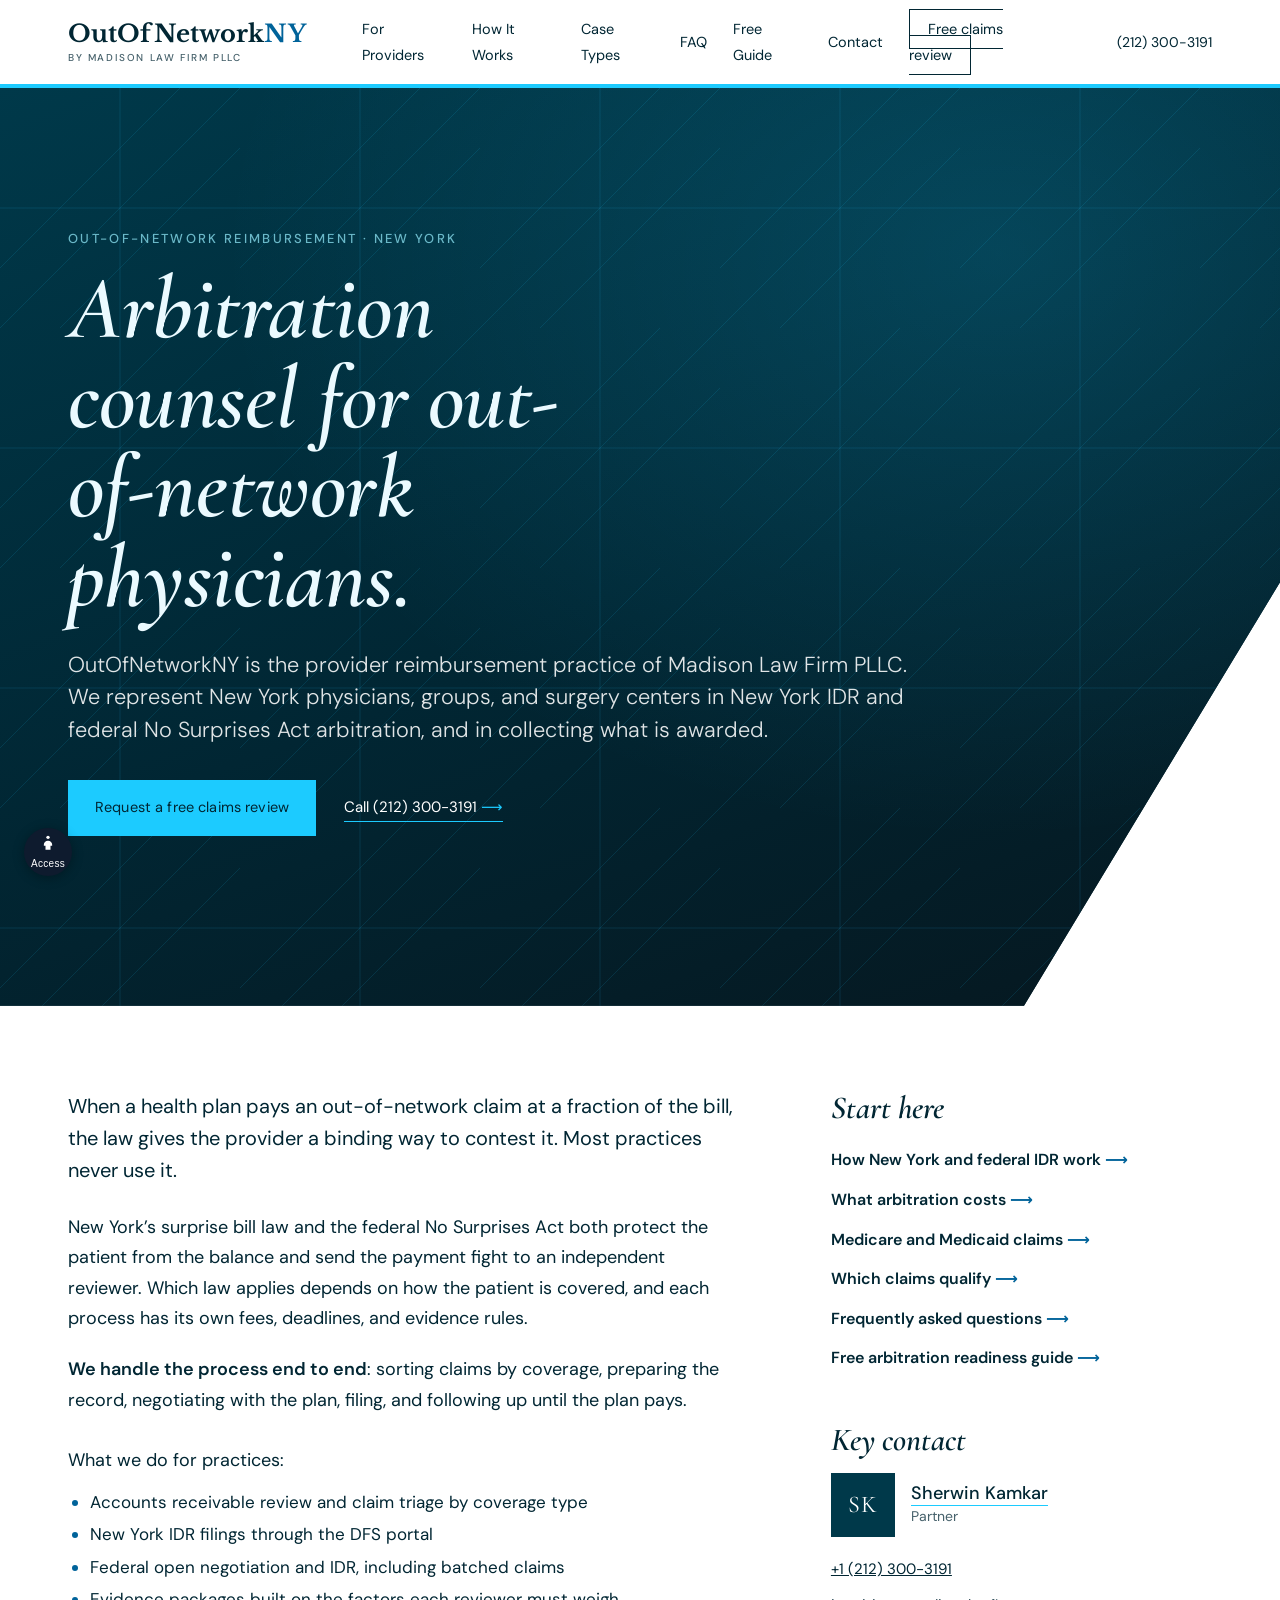
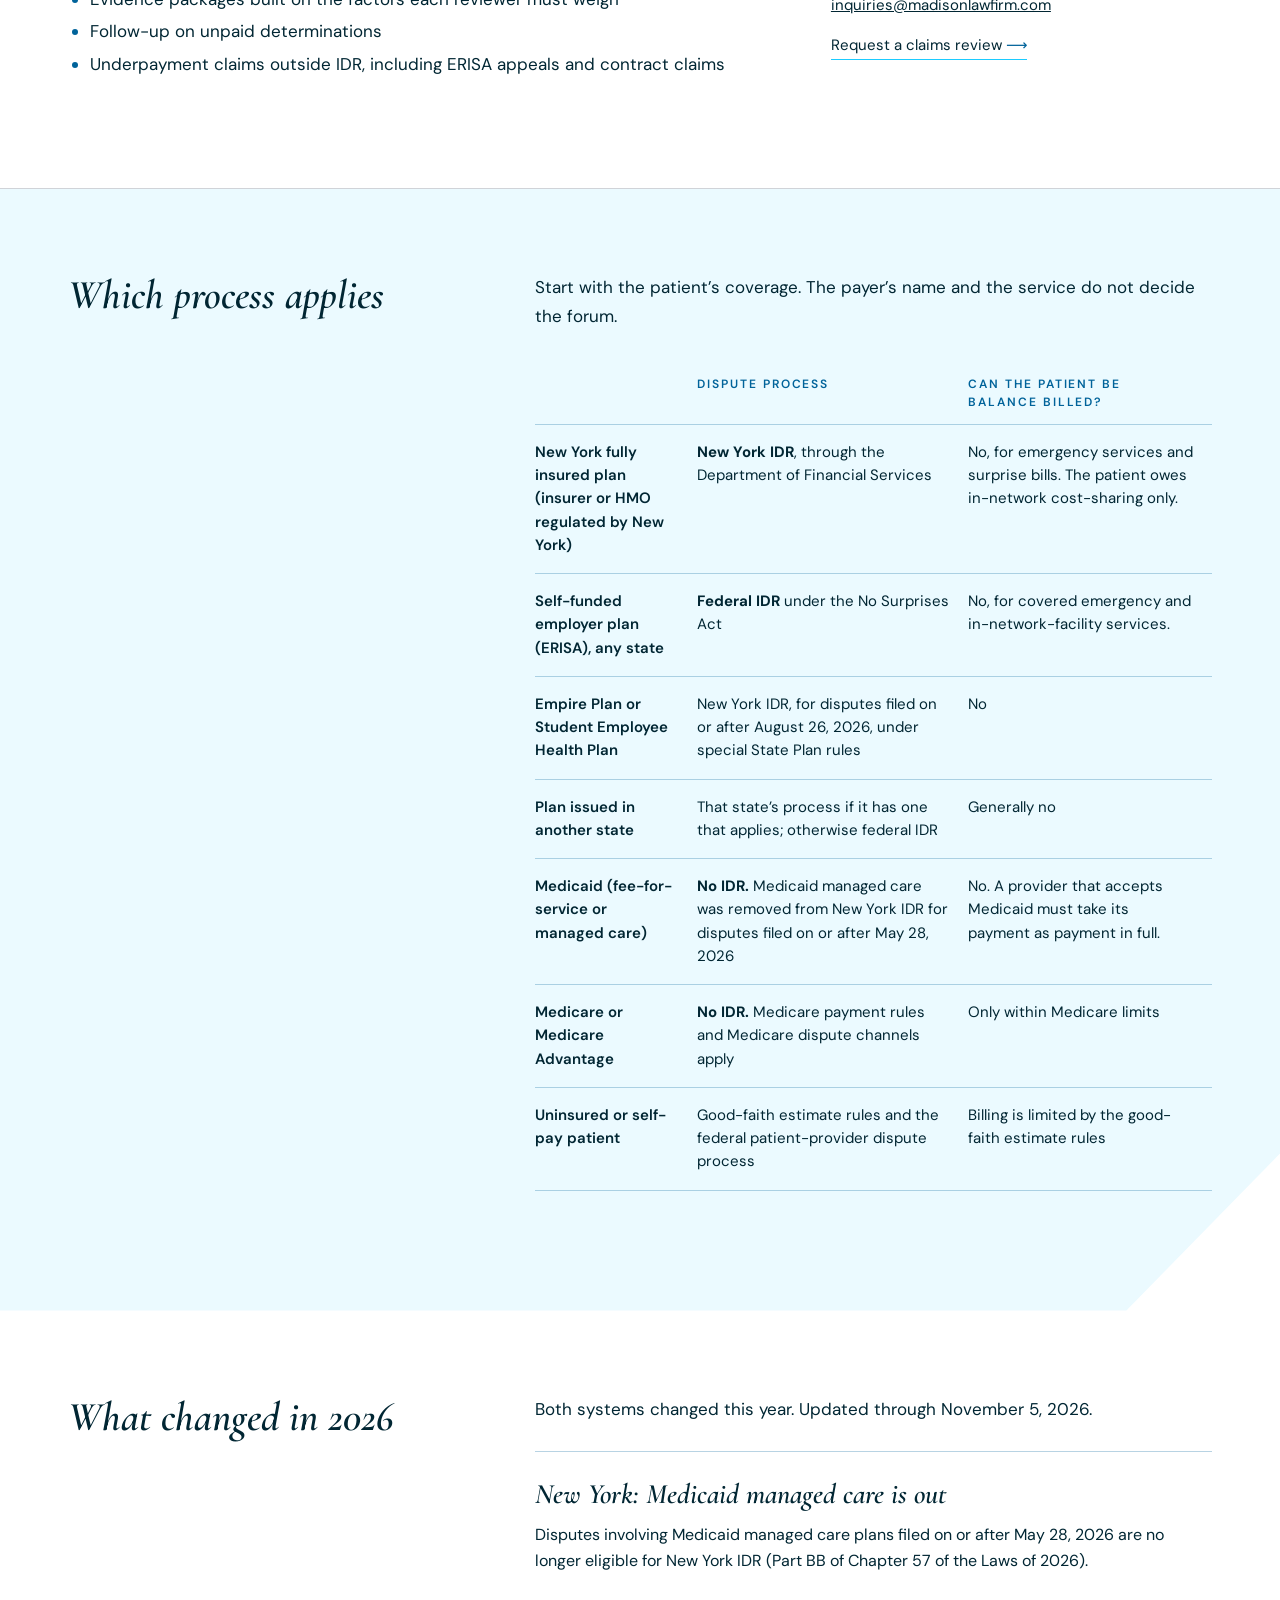
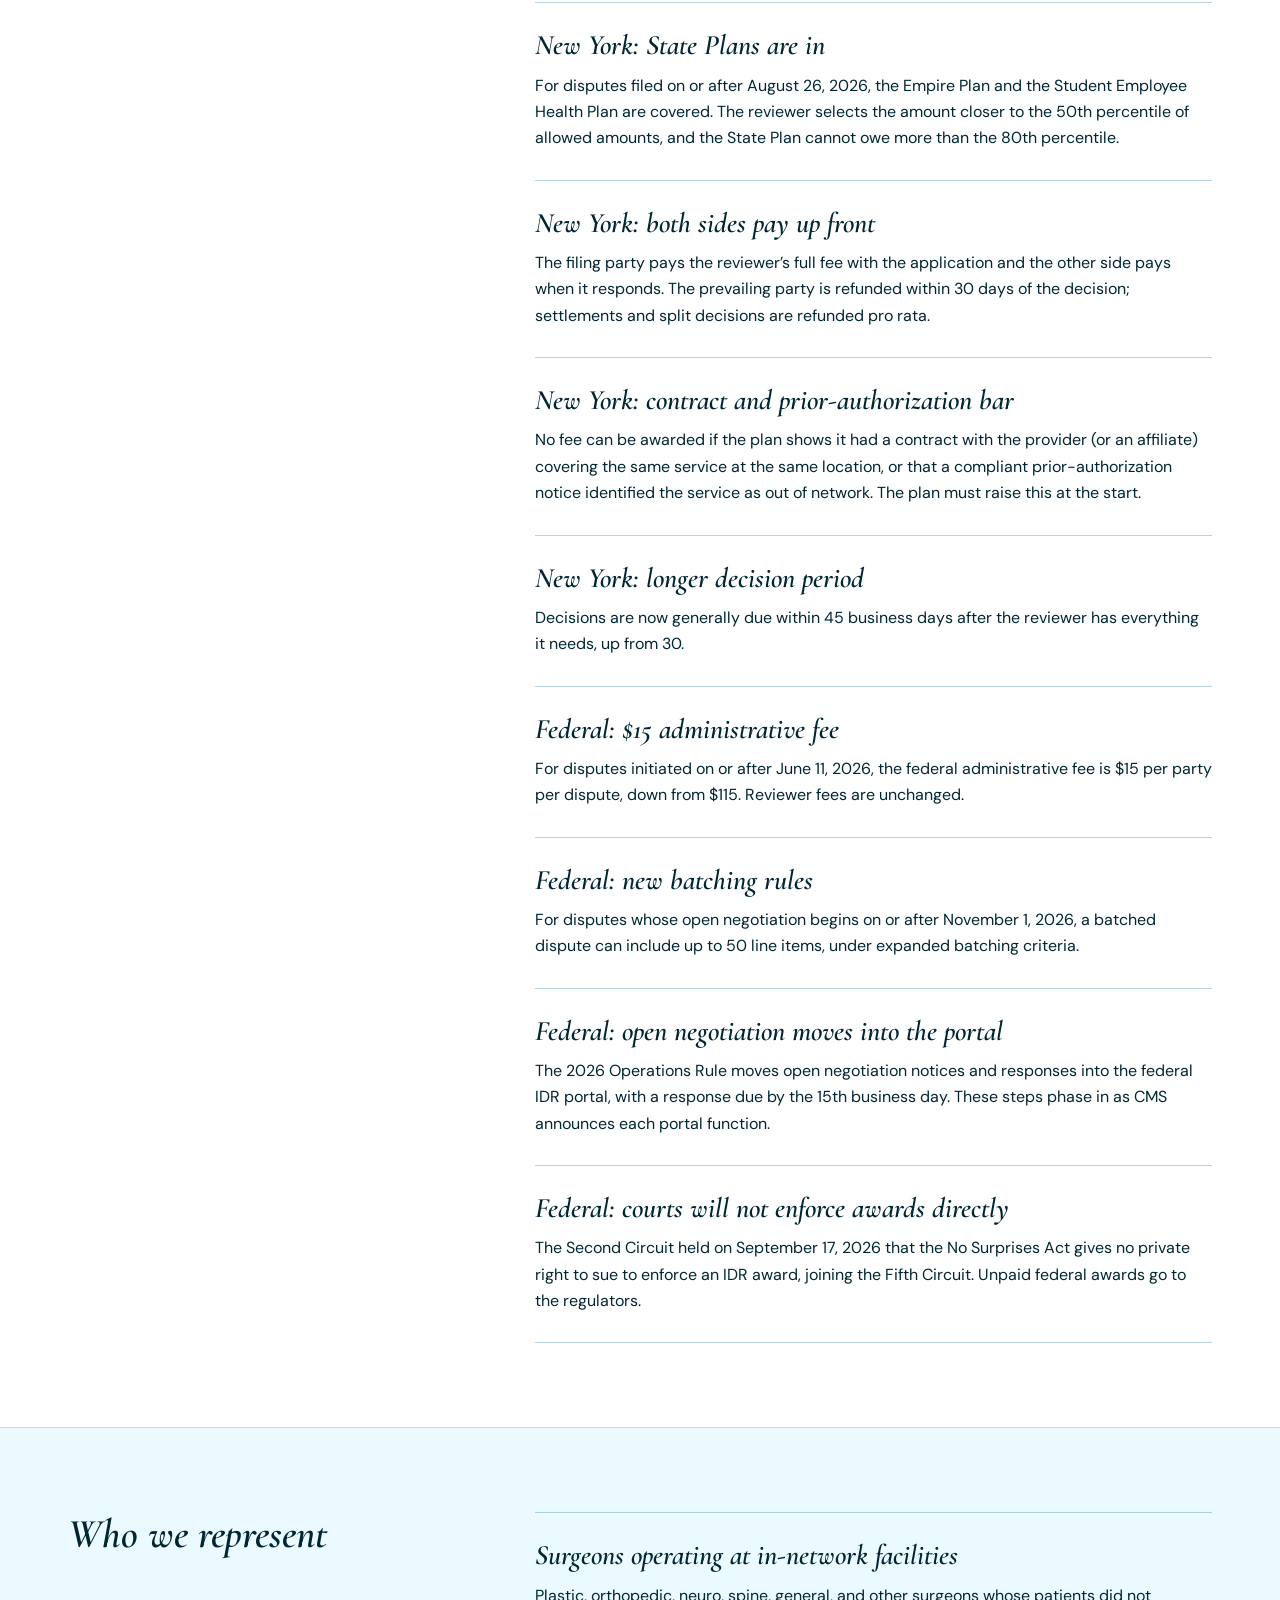
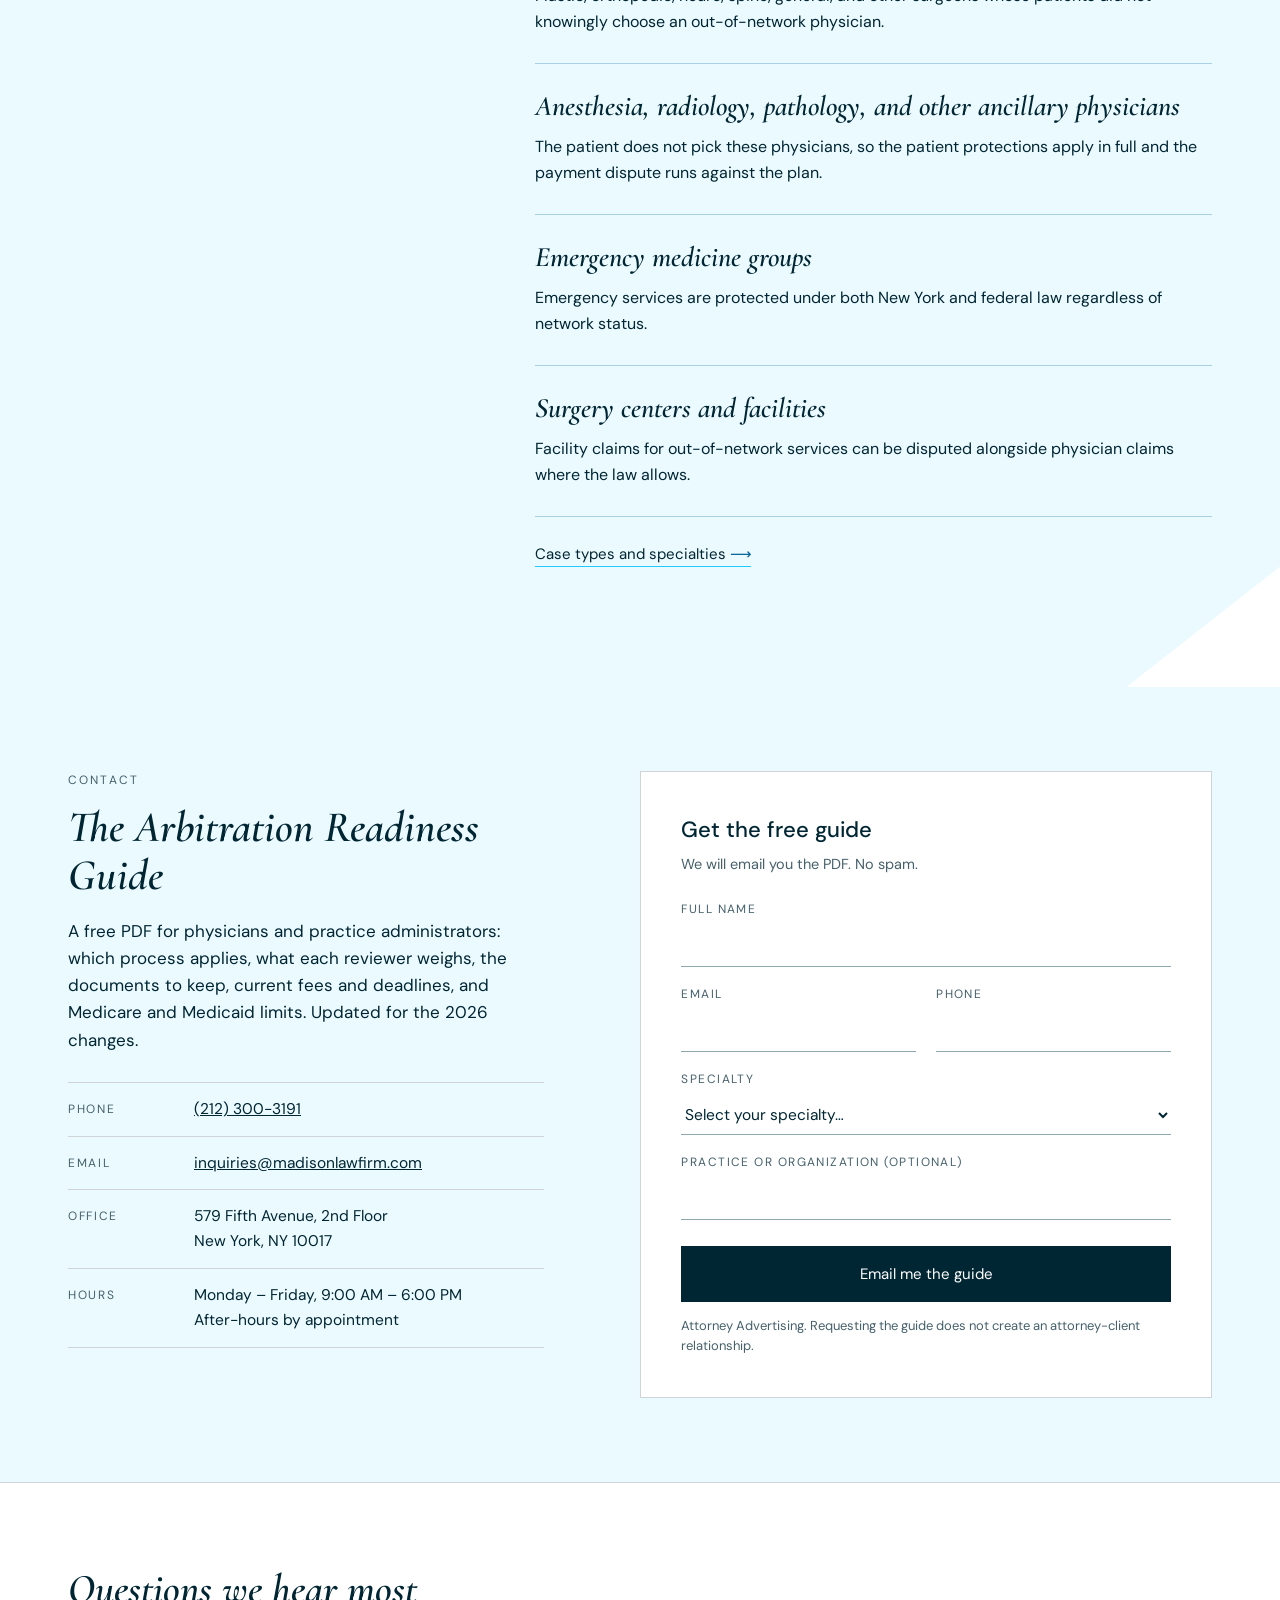
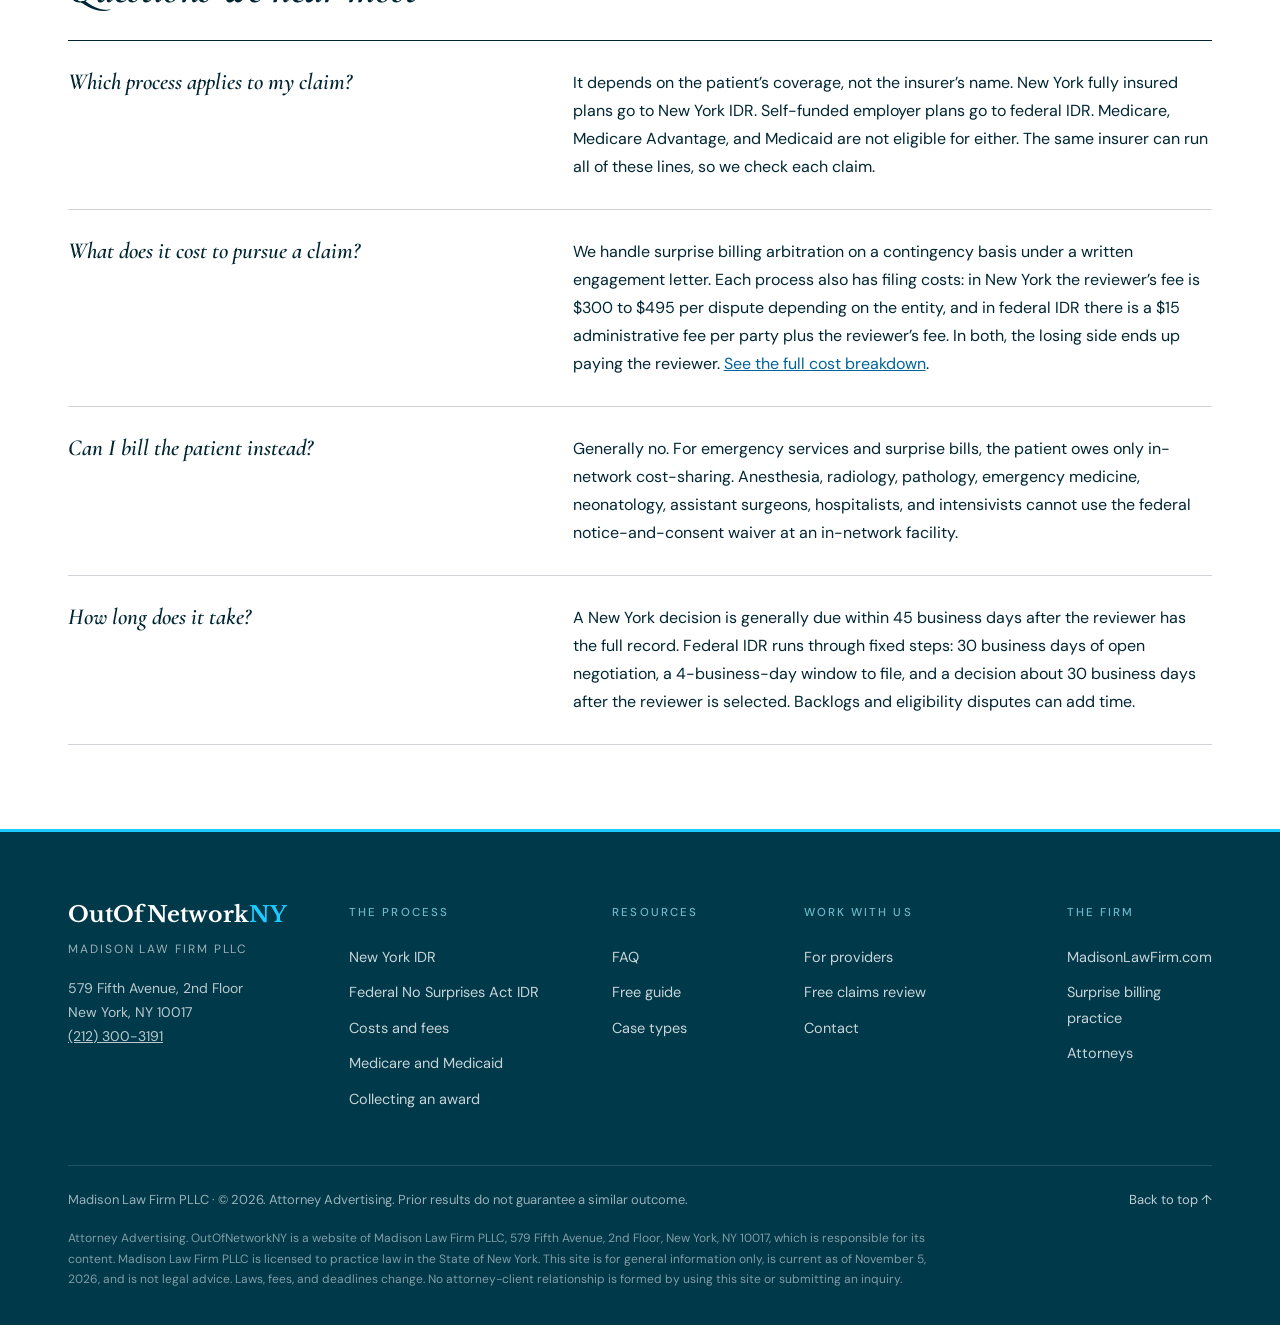
<file: index.html>
<!DOCTYPE html>
<html lang="en">
<!-- oon v3 · Madison design system · content verified November 5, 2026 -->
<head>
<meta charset="UTF-8">
<meta name="viewport" content="width=device-width, initial-scale=1.0">
<meta name="robots" content="index, follow, max-snippet:-1, max-image-preview:large">
<title>Out-of-Network Reimbursement Attorneys for NY Physicians | OutOfNetworkNY</title>
<meta name="description" content="New York IDR and federal No Surprises Act arbitration for out-of-network physicians, groups, and surgery centers. Madison Law Firm PLLC. Current through November 2026.">
<link rel="canonical" href="https://www.outofnetworkny.com/">
<link rel="icon" href="/favicon.svg" type="image/svg+xml">
<meta name="theme-color" content="#012633">
<meta property="og:type" content="website">
<meta property="og:site_name" content="OutOfNetworkNY · Madison Law Firm PLLC">
<meta property="og:title" content="Out-of-Network Reimbursement Attorneys for NY Physicians | OutOfNetworkNY">
<meta property="og:description" content="New York IDR and federal No Surprises Act arbitration for out-of-network physicians, groups, and surgery centers. Madison Law Firm PLLC. Current through November 2026.">
<meta property="og:url" content="https://www.outofnetworkny.com/">
<meta name="twitter:card" content="summary">
<link rel="preconnect" href="https://fonts.googleapis.com">
<link rel="preconnect" href="https://fonts.gstatic.com" crossorigin>
<link href="https://fonts.googleapis.com/css2?family=Cormorant+Garamond:ital,wght@0,500;0,600;1,500;1,600&family=Libre+Baskerville:wght@700&family=DM+Sans:opsz,wght@9..40,300;9..40,400;9..40,500;9..40,600&display=swap" rel="stylesheet">
<link rel="stylesheet" href="/assets/site.css?v3-20261105">
<style>
#ada-skip-link{position:absolute;top:-60px;left:8px;z-index:999999;background:#0e1b2e;color:#fff;padding:10px 18px;font-size:14px;font-weight:700;border-radius:0 0 6px 6px;text-decoration:none;transition:top .2s}
#ada-skip-link:focus{top:0}
#ada-toolbar-wrap{position:fixed;bottom:24px;left:24px;z-index:99999;font-family:Arial,sans-serif}
#ada-toggle-btn{background:#0e1b2e;color:#fff;border:none;cursor:pointer;padding:0;border-radius:50%;width:48px;height:48px;display:flex;flex-direction:column;align-items:center;justify-content:center;gap:4px;font-size:10px;line-height:1.2;letter-spacing:.03em;box-shadow:0 2px 12px rgba(0,0,0,.3);transition:background .2s}
#ada-toggle-btn:hover{background:#b8965a}
#ada-toggle-btn svg{width:20px;height:20px}
#ada-panel{background:#fff;border:1px solid #e5e7eb;border-radius:12px;box-shadow:0 -4px 24px rgba(0,0,0,.15);width:240px;overflow:hidden;display:none;flex-direction:column;position:absolute;bottom:56px;left:0}
#ada-panel.open{display:flex}
.ada-panel-inner{padding:14px 12px;width:240px;box-sizing:border-box}
.ada-title{font-size:12px;font-weight:700;color:#0e1b2e;letter-spacing:.06em;text-transform:uppercase;margin-bottom:12px;padding-bottom:8px;border-bottom:2px solid #b8965a;display:flex;align-items:center;gap:6px}
.ada-section{margin-bottom:12px}
.ada-section-label{font-size:10px;font-weight:700;color:#6b7280;text-transform:uppercase;letter-spacing:.08em;margin-bottom:6px}
.ada-btn-row{display:flex;gap:6px;flex-wrap:wrap}
.ada-btn{flex:1 1 0;min-width:60px;background:#f3f4f6;border:1.5px solid #e5e7eb;border-radius:6px;padding:7px 6px;font-size:11px;font-weight:600;color:#374151;cursor:pointer;transition:.18s;text-align:center;line-height:1.3}
.ada-btn:hover{background:#f5f0e8;border-color:#b8965a;color:#b8965a}
.ada-btn.active{background:#0e1b2e;border-color:#0e1b2e;color:#fff}
.ada-btn-full{width:100%;background:#f3f4f6;border:1.5px solid #e5e7eb;border-radius:6px;padding:8px 10px;font-size:11px;font-weight:600;color:#374151;cursor:pointer;transition:.18s;text-align:left;display:flex;align-items:center;gap:8px;line-height:1.3;margin-bottom:4px}
.ada-btn-full:hover{background:#f5f0e8;border-color:#b8965a;color:#b8965a}
.ada-btn-full.active{background:#0e1b2e;border-color:#0e1b2e;color:#fff}
.ada-reset{width:100%;background:#fef2f2;border:1.5px solid #fca5a5;border-radius:6px;padding:8px 10px;font-size:11px;font-weight:700;color:#991b1b;cursor:pointer;transition:.18s;margin-top:4px}
.ada-reset:hover{background:#fee2e2}
#ada-reading-guide-line{display:none;position:fixed;left:0;width:100%;height:28px;background:rgba(14,27,46,.1);border-top:2px solid rgba(14,27,46,.4);border-bottom:2px solid rgba(14,27,46,.4);pointer-events:none;z-index:99998}
body.ada-reading-guide #ada-reading-guide-line{display:block}
body.ada-high-contrast,body.ada-high-contrast *{background-color:#000!important;color:#fff!important;border-color:#fff!important}
body.ada-high-contrast a,body.ada-high-contrast a *{color:#ff0!important}
body.ada-inverted{filter:invert(100%) hue-rotate(180deg)!important}
body.ada-inverted img,body.ada-inverted video{filter:invert(100%) hue-rotate(180deg)!important}
body.ada-dyslexia,body.ada-dyslexia *{font-family:OpenDyslexic,"Comic Sans MS",Arial,sans-serif!important;letter-spacing:.05em!important;word-spacing:.1em!important}
body.ada-highlight-links a{background:#ff0!important;color:#000!important;text-decoration:underline!important;outline:2px solid #000!important;padding:0 2px!important}
body.ada-pause-anim *,body.ada-pause-anim ::before,body.ada-pause-anim ::after{animation-play-state:paused!important;transition:none!important}
body.ada-focus-visible :focus{outline:3px solid #b8965a!important;outline-offset:3px!important;box-shadow:0 0 0 5px rgba(184,150,90,.3)!important}
body.ada-reading-guide *{cursor:none!important}
body.ada-letter-space *{letter-spacing:.12em!important}
body.ada-line-height *{line-height:1.9!important}
</style>
<script src="https://challenges.cloudflare.com/turnstile/v0/api.js" async defer></script>
<script type="application/ld+json">
{
 "@context": "https://schema.org",
 "@graph": [
  {
   "@type": [
    "LegalService",
    "LocalBusiness"
   ],
   "@id": "https://www.outofnetworkny.com/#firm",
   "name": "Madison Law Firm PLLC",
   "alternateName": "OutOfNetworkNY",
   "url": "https://www.outofnetworkny.com/",
   "telephone": "+12123003191",
   "email": "inquiries@madisonlawfirm.com",
   "address": {
    "@type": "PostalAddress",
    "streetAddress": "579 Fifth Avenue, 2nd Floor",
    "addressLocality": "New York",
    "addressRegion": "NY",
    "postalCode": "10017",
    "addressCountry": "US"
   },
   "areaServed": {
    "@type": "State",
    "name": "New York"
   },
   "sameAs": [
    "https://www.madisonlawfirm.com/surprise-billing-arbitration"
   ]
  },
  {
   "@type": "FAQPage",
   "mainEntity": [
    {
     "@type": "Question",
     "name": "Which process applies to my claim?",
     "acceptedAnswer": {
      "@type": "Answer",
      "text": "It depends on the patient’s coverage, not the insurer’s name. New York fully insured plans go to New York IDR. Self-funded employer plans go to federal IDR. Medicare, Medicare Advantage, and Medicaid are not eligible for either. The same insurer can run all of these lines, so we check each claim."
     }
    },
    {
     "@type": "Question",
     "name": "What does it cost to pursue a claim?",
     "acceptedAnswer": {
      "@type": "Answer",
      "text": "We handle surprise billing arbitration on a contingency basis under a written engagement letter. Each process also has filing costs: in New York the reviewer’s fee is $300 to $495 per dispute depending on the entity, and in federal IDR there is a $15 administrative fee per party plus the reviewer’s fee. In both, the losing side ends up paying the reviewer. See the full cost breakdown."
     }
    },
    {
     "@type": "Question",
     "name": "Can I bill the patient instead?",
     "acceptedAnswer": {
      "@type": "Answer",
      "text": "Generally no. For emergency services and surprise bills, the patient owes only in-network cost-sharing. Anesthesia, radiology, pathology, emergency medicine, neonatology, assistant surgeons, hospitalists, and intensivists cannot use the federal notice-and-consent waiver at an in-network facility."
     }
    },
    {
     "@type": "Question",
     "name": "How long does it take?",
     "acceptedAnswer": {
      "@type": "Answer",
      "text": "A New York decision is generally due within 45 business days after the reviewer has the full record. Federal IDR runs through fixed steps: 30 business days of open negotiation, a 4-business-day window to file, and a decision about 30 business days after the reviewer is selected. Backlogs and eligibility disputes can add time."
     }
    }
   ]
  },
  {
   "@type": "WebSite",
   "@id": "https://www.outofnetworkny.com/#website",
   "url": "https://www.outofnetworkny.com/",
   "name": "OutOfNetworkNY"
  }
 ]
}
</script>
</head>
<body>
<header class="site-header"><div class="wrap">
  <a href="/" class="brand" aria-label="OutOfNetworkNY by Madison Law Firm PLLC, home"><span class="oon-logo"><span class="oon-brand">OutOfNetwork<span class="oon-ny">NY</span></span><span class="oon-sub">by Madison Law Firm PLLC</span></span></a>
  <button class="nav-toggle" aria-expanded="false" aria-controls="site-nav">Menu</button>
  <ul class="nav" id="site-nav">
    <li><a href="/for-providers">For Providers</a></li><li><a href="/how-it-works">How It Works</a></li><li><a href="/case-types">Case Types</a></li><li><a href="/faq">FAQ</a></li><li><a href="/free-guide">Free Guide</a></li><li><a href="/contact">Contact</a></li><li><a href="/case-evaluator" class="cta">Free claims review</a></li>
  </ul>
  <ul class="nav-right"><li><a href="tel:+12123003191">(212) 300-3191</a></li></ul>
</div></header>
<main id="main-content">
<section class="hero-band home"><div class="wrap">
  <h1><span class="h1-kicker">Out-of-network reimbursement &middot; New York</span> Arbitration counsel for out-of-network physicians.</h1><p class="dek">OutOfNetworkNY is the provider reimbursement practice of Madison Law Firm PLLC. We represent New York physicians, groups, and surgery centers in New York IDR and federal No Surprises Act arbitration, and in collecting what is awarded.</p><div class="head-actions"><a href="/case-evaluator" class="btn btn-gold">Request a free claims review</a><a href="tel:+12123003191" class="arrow-link">Call (212) 300-3191</a></div>
</div></section>
<section class="section "><div class="wrap"><div class="grid-2">
  <div class="main-col"><p class="lead">When a health plan pays an out-of-network claim at a fraction of the bill, the law gives the provider a binding way to contest it. Most practices never use it.</p>
  <p>New York&rsquo;s surprise bill law and the federal No Surprises Act both protect the patient from the balance and send the payment fight to an independent reviewer. Which law applies depends on how the patient is covered, and each process has its own fees, deadlines, and evidence rules.</p>
  <p><strong>We handle the process end to end</strong>: sorting claims by coverage, preparing the record, negotiating with the plan, filing, and following up until the plan pays.</p>
  <p class="cap-intro">What we do for practices:</p><ul class="bullets"><li>Accounts receivable review and claim triage by coverage type</li><li>New York IDR filings through the DFS portal</li><li>Federal open negotiation and IDR, including batched claims</li><li>Evidence packages built on the factors each reviewer must weigh</li><li>Follow-up on unpaid determinations</li><li>Underpayment claims outside IDR, including ERISA appeals and contract claims</li></ul></div>
  <aside class="side">
    <div class="block"><h2>Start here</h2><ul class="links"><li><a href="/how-it-works">How New York and federal IDR work</a></li><li><a href="/how-it-works#costs">What arbitration costs</a></li><li><a href="/how-it-works#medicare">Medicare and Medicaid claims</a></li><li><a href="/case-types">Which claims qualify</a></li><li><a href="/faq">Frequently asked questions</a></li><li><a href="/free-guide">Free arbitration readiness guide</a></li></ul></div>
    <div class="block"><h2>Key contact</h2><div class="contact-card"><div class="lbl">Key contact</div>
  <div class="who"><div class="mono" aria-hidden="true">SK</div><div><div class="nm"><a href="https://www.madisonlawfirm.com/attorneys#sherwin-kamkar" target="_blank" rel="noopener">Sherwin Kamkar</a></div><div class="ti">Partner</div></div></div>
  <ul><li><a href="tel:+12123003191">+1 (212) 300-3191</a></li><li><a href="&#109;&#97;&#105;&#108;&#116;&#111;&#58;&#105;&#110;&#113;&#117;&#105;&#114;&#105;&#101;&#115;&#64;&#109;&#97;&#100;&#105;&#115;&#111;&#110;&#108;&#97;&#119;&#102;&#105;&#114;&#109;&#46;&#99;&#111;&#109;">&#105;&#110;&#113;&#117;&#105;&#114;&#105;&#101;&#115;&#64;&#109;&#97;&#100;&#105;&#115;&#111;&#110;&#108;&#97;&#119;&#102;&#105;&#114;&#109;&#46;&#99;&#111;&#109;</a></li></ul>
  <a href="/case-evaluator" class="arrow-link more">Request a claims review</a></div></div>
  </aside>
</div></div></section>
<section class="section band" id="forum"><div class="wrap"><div class="split"><h2 class="h2">Which process applies</h2><div><p class="band-lead">Start with the patient&rsquo;s coverage. The payer&rsquo;s name and the service do not decide the forum.</p><div class="compare-wrap"><table class="compare"><thead><tr><th></th><th>Dispute process</th><th>Can the patient be balance billed?</th></tr></thead><tbody><tr><th>New York fully insured plan (insurer or HMO regulated by New York)</th><td><strong>New York IDR</strong>, through the Department of Financial Services</td><td>No, for emergency services and surprise bills. The patient owes in-network cost-sharing only.</td></tr><tr><th>Self-funded employer plan (ERISA), any state</th><td><strong>Federal IDR</strong> under the No Surprises Act</td><td>No, for covered emergency and in-network-facility services.</td></tr><tr><th>Empire Plan or Student Employee Health Plan</th><td>New York IDR, for disputes filed on or after August 26, 2026, under special State Plan rules</td><td>No</td></tr><tr><th>Plan issued in another state</th><td>That state&rsquo;s process if it has one that applies; otherwise federal IDR</td><td>Generally no</td></tr><tr><th>Medicaid (fee-for-service or managed care)</th><td><strong>No IDR.</strong> Medicaid managed care was removed from New York IDR for disputes filed on or after May 28, 2026</td><td>No. A provider that accepts Medicaid must take its payment as payment in full.</td></tr><tr><th>Medicare or Medicare Advantage</th><td><strong>No IDR.</strong> Medicare payment rules and Medicare dispute channels apply</td><td>Only within Medicare limits</td></tr><tr><th>Uninsured or self-pay patient</th><td>Good-faith estimate rules and the federal patient-provider dispute process</td><td>Billing is limited by the good-faith estimate rules</td></tr></tbody></table></div></div></div></div></section>
<section class="section " id="2026"><div class="wrap"><div class="split"><h2 class="h2">What changed in 2026</h2><div><p class="band-lead">Both systems changed this year. Updated through November 5, 2026.</p><ul class="serif-list"><li><h3>New York: Medicaid managed care is out</h3><p>Disputes involving Medicaid managed care plans filed on or after May 28, 2026 are no longer eligible for New York IDR (Part BB of Chapter 57 of the Laws of 2026).</p></li><li><h3>New York: State Plans are in</h3><p>For disputes filed on or after August 26, 2026, the Empire Plan and the Student Employee Health Plan are covered. The reviewer selects the amount closer to the 50th percentile of allowed amounts, and the State Plan cannot owe more than the 80th percentile.</p></li><li><h3>New York: both sides pay up front</h3><p>The filing party pays the reviewer&rsquo;s full fee with the application and the other side pays when it responds. The prevailing party is refunded within 30 days of the decision; settlements and split decisions are refunded pro rata.</p></li><li><h3>New York: contract and prior-authorization bar</h3><p>No fee can be awarded if the plan shows it had a contract with the provider (or an affiliate) covering the same service at the same location, or that a compliant prior-authorization notice identified the service as out of network. The plan must raise this at the start.</p></li><li><h3>New York: longer decision period</h3><p>Decisions are now generally due within 45 business days after the reviewer has everything it needs, up from 30.</p></li><li><h3>Federal: $15 administrative fee</h3><p>For disputes initiated on or after June 11, 2026, the federal administrative fee is $15 per party per dispute, down from $115. Reviewer fees are unchanged.</p></li><li><h3>Federal: new batching rules</h3><p>For disputes whose open negotiation begins on or after November 1, 2026, a batched dispute can include up to 50 line items, under expanded batching criteria.</p></li><li><h3>Federal: open negotiation moves into the portal</h3><p>The 2026 Operations Rule moves open negotiation notices and responses into the federal IDR portal, with a response due by the 15th business day. These steps phase in as CMS announces each portal function.</p></li><li><h3>Federal: courts will not enforce awards directly</h3><p>The Second Circuit held on September 17, 2026 that the No Surprises Act gives no private right to sue to enforce an IDR award, joining the Fifth Circuit. Unpaid federal awards go to the regulators.</p></li></ul></div></div></div></section>
<section class="section band"><div class="wrap"><div class="split"><h2 class="h2">Who we represent</h2><div><ul class="serif-list"><li><h3>Surgeons operating at in-network facilities</h3><p>Plastic, orthopedic, neuro, spine, general, and other surgeons whose patients did not knowingly choose an out-of-network physician.</p></li><li><h3>Anesthesia, radiology, pathology, and other ancillary physicians</h3><p>The patient does not pick these physicians, so the patient protections apply in full and the payment dispute runs against the plan.</p></li><li><h3>Emergency medicine groups</h3><p>Emergency services are protected under both New York and federal law regardless of network status.</p></li><li><h3>Surgery centers and facilities</h3><p>Facility claims for out-of-network services can be disputed alongside physician claims where the law allows.</p></li></ul><p style="margin-top:24px"><a class="arrow-link" href="/case-types">Case types and specialties</a></p></div></div></div></section>
<section class="section mist" id="guide"><div class="wrap"><div class="contact-grid"><div class="contact-info">
      <div class="kicker">Contact</div>
      <h2 class="h2">The Arbitration Readiness Guide</h2>
      <p>A free PDF for physicians and practice administrators: which process applies, what each reviewer weighs, the documents to keep, current fees and deadlines, and Medicare and Medicaid limits. Updated for the 2026 changes.</p>
      <ul class="cd">
        <li><span class="l">Phone</span><a href="tel:+12123003191">(212) 300-3191</a></li>
        <li><span class="l">Email</span><a href="&#109;&#97;&#105;&#108;&#116;&#111;&#58;&#105;&#110;&#113;&#117;&#105;&#114;&#105;&#101;&#115;&#64;&#109;&#97;&#100;&#105;&#115;&#111;&#110;&#108;&#97;&#119;&#102;&#105;&#114;&#109;&#46;&#99;&#111;&#109;">&#105;&#110;&#113;&#117;&#105;&#114;&#105;&#101;&#115;&#64;&#109;&#97;&#100;&#105;&#115;&#111;&#110;&#108;&#97;&#119;&#102;&#105;&#114;&#109;&#46;&#99;&#111;&#109;</a></li>
        <li><span class="l">Office</span><span>579 Fifth Avenue, 2nd Floor<br>New York, NY 10017</span></li>
        <li><span class="l">Hours</span><span>Monday &ndash; Friday, 9:00 AM &ndash; 6:00 PM<br>After-hours by appointment</span></li>
      </ul>
    </div>
    <div class="contact-form">
      <h3>Get the free guide</h3>
      <p class="form-sub">We will email you the PDF. No spam.</p>
      <form id="guideForm" action="https://outofnetworkny.com/submit" method="POST">
        <input type="hidden" name="form_type" value="guide_download">
        <input type="hidden" name="source_site" value="outofnetworkny.com">
        <div class="form-group"><label for="g_name">Full name</label><input id="g_name" type="text" name="name" autocomplete="name" required></div>
        <div class="form-row">
          <div class="form-group"><label for="g_email">Email</label><input id="g_email" type="email" name="email" autocomplete="email" required></div>
          <div class="form-group"><label for="g_phone">Phone</label><input id="g_phone" type="tel" name="phone" autocomplete="tel" required></div>
        </div>
        <div class="form-group"><label for="g_spec">Specialty</label><select id="g_spec" name="specialty" required><option value="">Select your specialty…</option><option value="plastic-reconstructive">Plastic &amp; reconstructive surgery</option><option value="anesthesiology">Anesthesiology</option><option value="assistant-surgeon">Assistant surgery</option><option value="emergency-medicine">Emergency medicine</option><option value="orthopedic-surgery">Orthopedic &amp; hand surgery</option><option value="neurosurgery-spine">Neurosurgery / spine</option><option value="general-surgery">General, trauma &amp; vascular surgery</option><option value="radiology">Radiology</option><option value="pathology">Pathology &amp; laboratory</option><option value="neonatology">Neonatology</option><option value="hospitalist-intensivist">Hospitalist / intensivist</option><option value="ionm">Neuromonitoring (IONM)</option><option value="asc-facility">Ambulatory surgery center / facility</option><option value="other">Other</option></select></div>
        <div class="form-group"><label for="g_prac">Practice or organization (optional)</label><input id="g_prac" type="text" name="practice_name" autocomplete="organization"></div>
        <div data-spam-protection="turnstile-honeypot-v1" style="margin:12px 0;">
          <div class="cf-turnstile" data-sitekey="0x4AAAAAADBR42vclhUAd59y" data-theme="light"></div>
        </div>
        <div aria-hidden="true" style="position:absolute;left:-9999px;top:-9999px;width:1px;height:1px;overflow:hidden;" tabindex="-1">
          <label for="company_website_hp">Leave this field empty (anti-spam)</label>
          <input type="text" name="company_website" id="company_website_hp" tabindex="-1" autocomplete="off" value="">
        </div>
        <button type="submit" class="form-submit">Email me the guide</button>
        <p class="form-note">Attorney Advertising. Requesting the guide does not create an attorney-client relationship.</p>
      </form>
    </div><script>
document.getElementById('guideForm').addEventListener('submit',async function(e){
  e.preventDefault();var btn=this.querySelector('.form-submit');btn.textContent='Sending…';btn.disabled=true;
  try{await fetch(this.action,{method:'POST',body:new FormData(this)});}catch(err){}
  window.location.href='/thank-you?type=guide';
});
</script></div></div></section>
<section class="section " id="faq"><div class="wrap"><h2 class="h2">Questions we hear most</h2><div class="faq-list"><div class="faq-item"><h3 class="faq-q">Which process applies to my claim?</h3><div class="faq-a">It depends on the patient&rsquo;s coverage, not the insurer&rsquo;s name. New York fully insured plans go to New York IDR. Self-funded employer plans go to federal IDR. Medicare, Medicare Advantage, and Medicaid are not eligible for either. The same insurer can run all of these lines, so we check each claim.</div></div><div class="faq-item"><h3 class="faq-q">What does it cost to pursue a claim?</h3><div class="faq-a">We handle surprise billing arbitration on a contingency basis under a written engagement letter. Each process also has filing costs: in New York the reviewer&rsquo;s fee is $300 to $495 per dispute depending on the entity, and in federal IDR there is a $15 administrative fee per party plus the reviewer&rsquo;s fee. In both, the losing side ends up paying the reviewer. <a href="/how-it-works#costs">See the full cost breakdown</a>.</div></div><div class="faq-item"><h3 class="faq-q">Can I bill the patient instead?</h3><div class="faq-a">Generally no. For emergency services and surprise bills, the patient owes only in-network cost-sharing. Anesthesia, radiology, pathology, emergency medicine, neonatology, assistant surgeons, hospitalists, and intensivists cannot use the federal notice-and-consent waiver at an in-network facility.</div></div><div class="faq-item"><h3 class="faq-q">How long does it take?</h3><div class="faq-a">A New York decision is generally due within 45 business days after the reviewer has the full record. Federal IDR runs through fixed steps: 30 business days of open negotiation, a 4-business-day window to file, and a decision about 30 business days after the reviewer is selected. Backlogs and eligibility disputes can add time.</div></div></div></div></section>
</main>
<footer class="site-footer"><div class="wrap">
  <div class="f-top">
    <div class="f-brand"><span class="oon-logo light"><span class="oon-brand">OutOfNetwork<span class="oon-ny">NY</span></span></span><span class="f-firm">Madison Law Firm PLLC</span>
      <p>579 Fifth Avenue, 2nd Floor<br>New York, NY 10017<br><a href="tel:+12123003191" style="color:inherit">(212) 300-3191</a></p></div>
    <div class="f-col"><h4>The Process</h4><ul><li><a href="/how-it-works#new-york">New York IDR</a></li><li><a href="/how-it-works#federal">Federal No Surprises Act IDR</a></li><li><a href="/how-it-works#costs">Costs and fees</a></li><li><a href="/how-it-works#medicare">Medicare and Medicaid</a></li><li><a href="/how-it-works#awards">Collecting an award</a></li></ul></div>
    <div class="f-col"><h4>Resources</h4><ul><li><a href="/faq">FAQ</a></li><li><a href="/free-guide">Free guide</a></li><li><a href="/case-types">Case types</a></li></ul></div>
    <div class="f-col"><h4>Work With Us</h4><ul><li><a href="/for-providers">For providers</a></li><li><a href="/case-evaluator">Free claims review</a></li><li><a href="/contact">Contact</a></li></ul></div>
    <div class="f-col"><h4>The Firm</h4><ul><li><a href="https://www.madisonlawfirm.com/" target="_blank" rel="noopener">MadisonLawFirm.com</a></li><li><a href="https://www.madisonlawfirm.com/surprise-billing-arbitration" target="_blank" rel="noopener">Surprise billing practice</a></li><li><a href="https://www.madisonlawfirm.com/attorneys" target="_blank" rel="noopener">Attorneys</a></li></ul></div>
  </div>
  <div class="f-legal"><span>Madison Law Firm PLLC &middot; &copy; 2026. Attorney Advertising. Prior results do not guarantee a similar outcome.</span><a href="#main-content">Back to top &uarr;</a></div>
  <div class="footer-disc">Attorney Advertising. OutOfNetworkNY is a website of Madison Law Firm PLLC, 579 Fifth Avenue, 2nd Floor, New York, NY 10017, which is responsible for its content. Madison Law Firm PLLC is licensed to practice law in the State of New York. This site is for general information only, is current as of November 5, 2026, and is not legal advice. Laws, fees, and deadlines change. No attorney-client relationship is formed by using this site or submitting an inquiry.</div>
</div></footer>
<a id="ada-skip-link" href="#main-content">Skip to main content</a>
<div id="ada-reading-guide-line" role="presentation" aria-hidden="true"></div>
<div id="ada-toolbar-wrap" role="complementary" aria-label="Accessibility Tools">
  <div id="ada-panel" aria-hidden="true" role="dialog" aria-label="Accessibility Options">
    <div class="ada-panel-inner">
      <div class="ada-title"><svg aria-hidden="true" focusable="false" viewBox="0 0 24 24" fill="currentColor"><path d="M12 2a2 2 0 1 1 0 4 2 2 0 0 1 0-4zm-1 5h2l2 5-2 1v5h-2v-5l-2-1 2-5z"></path></svg>Accessibility</div>
      <div class="ada-section"><div class="ada-section-label">Text Size</div><div class="ada-btn-row">
        <button class="ada-btn" onclick="adaSetFontSize(90)">A&minus;</button>
        <button class="ada-btn active" id="ada-text-md" onclick="adaSetFontSize(100)">A</button>
        <button class="ada-btn" onclick="adaSetFontSize(115)">A+</button>
        <button class="ada-btn" onclick="adaSetFontSize(130)">A++</button>
      </div></div>
      <div class="ada-section"><div class="ada-section-label">Display</div>
        <button class="ada-btn-full" id="ada-contrast" onclick="adaToggleClass('ada-high-contrast','ada-contrast')">High Contrast</button>
        <button class="ada-btn-full" id="ada-invert" onclick="adaToggleClass('ada-inverted','ada-invert')">Invert Colors</button>
        <button class="ada-btn-full" id="ada-dyslexia-btn" onclick="adaToggleClass('ada-dyslexia','ada-dyslexia-btn')">Dyslexia Font</button>
        <button class="ada-btn-full" id="ada-links" onclick="adaToggleClass('ada-highlight-links','ada-links')">Highlight Links</button>
        <button class="ada-btn-full" id="ada-anim" onclick="adaToggleClass('ada-pause-anim','ada-anim')">&#9646; Pause Animations</button>
        <button class="ada-btn-full" id="ada-focus" onclick="adaToggleClass('ada-focus-visible','ada-focus')">Focus Indicator</button>
        <button class="ada-btn-full" id="ada-reading-guide-btn" onclick="adaToggleReadingGuide()">Reading Guide</button>
      </div>
      <div class="ada-section"><div class="ada-section-label">Spacing</div>
        <button class="ada-btn-full" id="ada-letter" onclick="adaToggleClass('ada-letter-space','ada-letter')">AB Letter Space</button>
        <button class="ada-btn-full" id="ada-line" onclick="adaToggleClass('ada-line-height','ada-line')">Line Height</button>
      </div>
      <button class="ada-reset" onclick="adaReset()">&#8635; Reset All</button>
    </div>
  </div>
  <button id="ada-toggle-btn" onclick="adaTogglePanel()" aria-expanded="false" aria-controls="ada-panel" aria-label="Open accessibility tools">
    <svg aria-hidden="true" focusable="false" viewBox="0 0 24 24" fill="currentColor"><circle cx="12" cy="4" r="2"></circle><path d="M12 8c-3 0-5 2-5 5v1h2v5h6v-5h2v-1c0-3-2-5-5-5z"></path></svg>
    <span>Access</span>
  </button>
</div>
<script>
function adaTogglePanel(){const p=document.getElementById('ada-panel'),b=document.getElementById('ada-toggle-btn'),o=p.classList.toggle('open');p.setAttribute('aria-hidden',String(!o));b.setAttribute('aria-expanded',String(o));}
function adaSetFontSize(p){document.documentElement.style.fontSize=p+'%';}
function adaToggleClass(bc,bi){const a=document.body.classList.toggle(bc);const b=document.getElementById(bi);if(b){b.classList.toggle('active',a);b.setAttribute('aria-pressed',String(a));}}
function adaToggleReadingGuide(){const a=document.body.classList.toggle('ada-reading-guide');const b=document.getElementById('ada-reading-guide-btn');if(b){b.classList.toggle('active',a);}if(a)document.addEventListener('mousemove',adaMoveGuide);else document.removeEventListener('mousemove',adaMoveGuide);}
function adaMoveGuide(e){const l=document.getElementById('ada-reading-guide-line');if(l)l.style.top=(e.clientY-14)+'px';}
function adaReset(){document.documentElement.style.fontSize='';['ada-high-contrast','ada-inverted','ada-dyslexia','ada-highlight-links','ada-pause-anim','ada-focus-visible','ada-reading-guide','ada-letter-space','ada-line-height'].forEach(c=>document.body.classList.remove(c));document.removeEventListener('mousemove',adaMoveGuide);document.querySelectorAll('.ada-btn-full.active,.ada-btn.active').forEach(e=>e.classList.remove('active'));document.documentElement.style.fontSize='';}
</script>
<script>
(function(){var b=document.querySelector('.nav-toggle'),n=document.getElementById('site-nav');if(!b||!n)return;
b.addEventListener('click',function(){var o=n.classList.toggle('open');b.setAttribute('aria-expanded',String(o));});})();
</script>
</body>
</html>
</file>
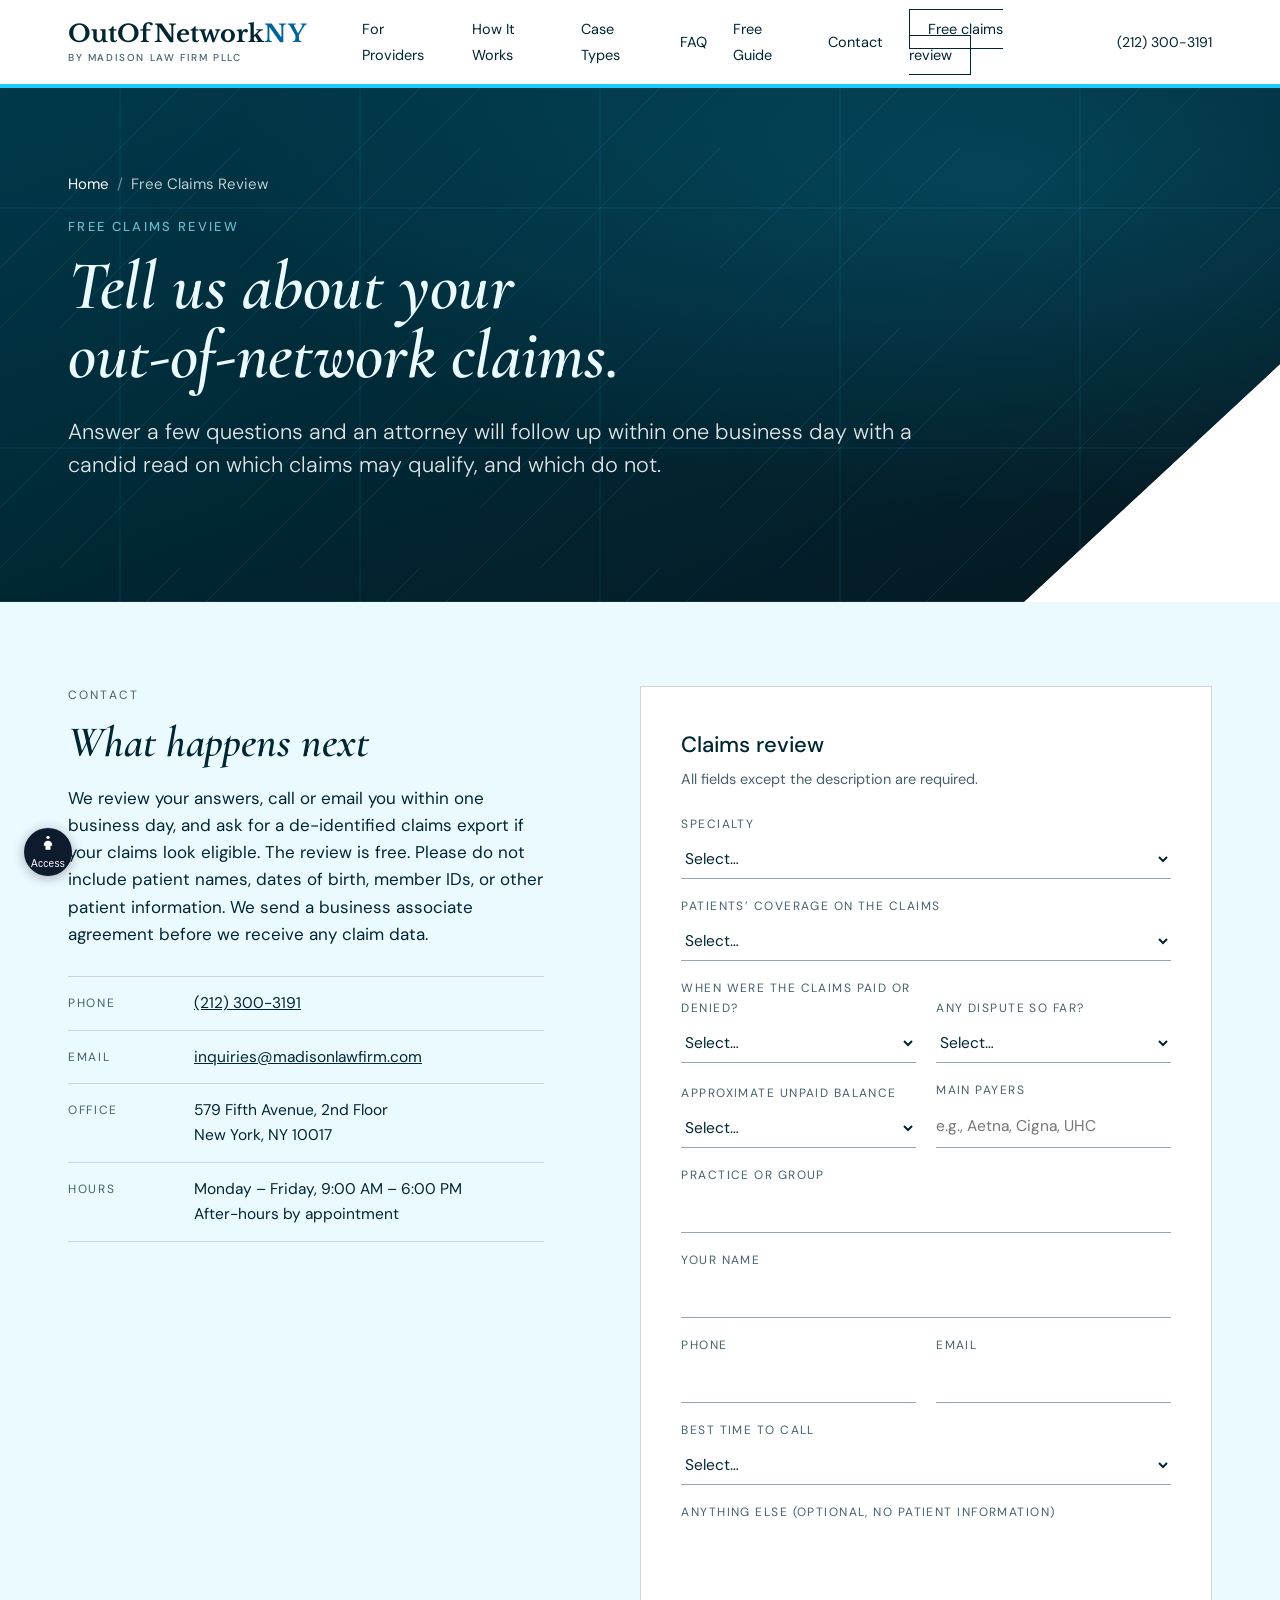
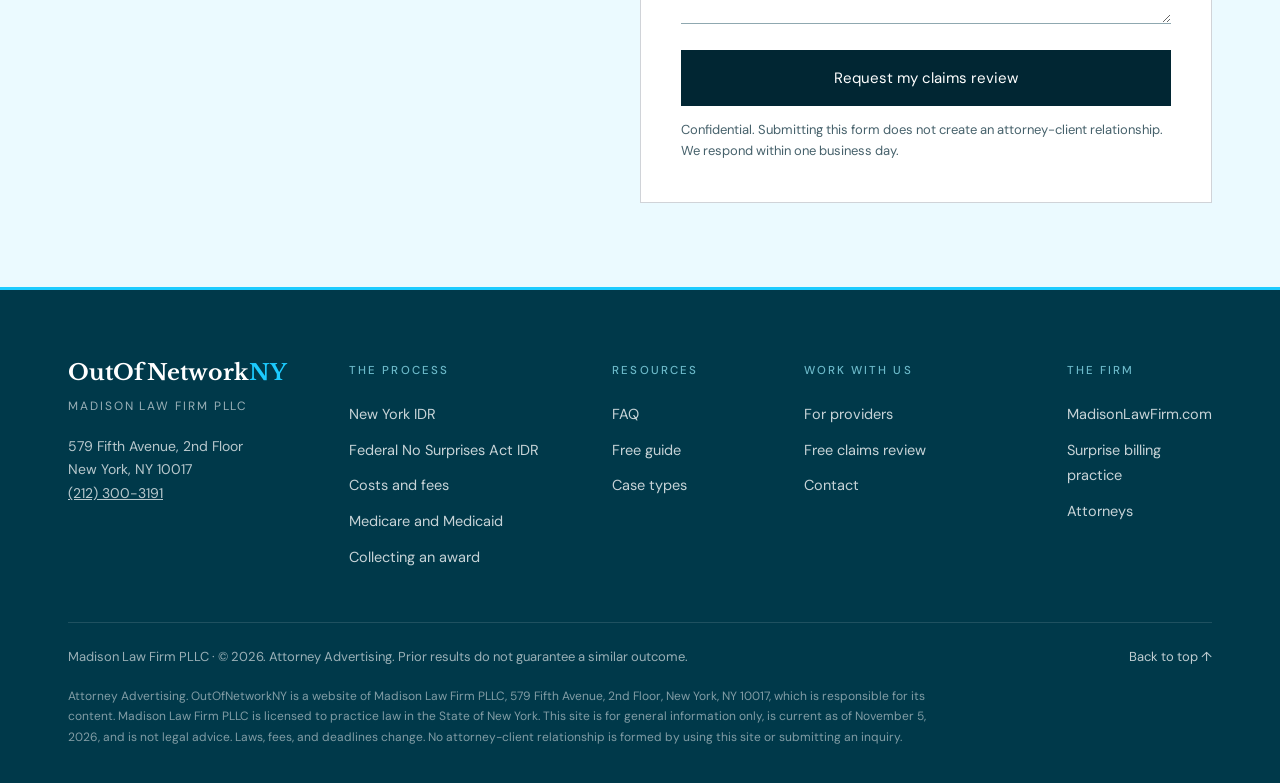
<file: case-evaluator.html>
<!DOCTYPE html>
<html lang="en">
<!-- oon v3 · Madison design system · content verified November 5, 2026 -->
<head>
<meta charset="UTF-8">
<meta name="viewport" content="width=device-width, initial-scale=1.0">
<meta name="robots" content="index, follow, max-snippet:-1, max-image-preview:large">
<title>Free Out-of-Network Claims Review | OutOfNetworkNY</title>
<meta name="description" content="Request a free review of your out-of-network claims. An attorney will tell you which claims may qualify for New York IDR or federal No Surprises Act arbitration.">
<link rel="canonical" href="https://www.outofnetworkny.com/case-evaluator">
<link rel="icon" href="/favicon.svg" type="image/svg+xml">
<meta name="theme-color" content="#012633">
<meta property="og:type" content="website">
<meta property="og:site_name" content="OutOfNetworkNY · Madison Law Firm PLLC">
<meta property="og:title" content="Free Out-of-Network Claims Review | OutOfNetworkNY">
<meta property="og:description" content="Request a free review of your out-of-network claims. An attorney will tell you which claims may qualify for New York IDR or federal No Surprises Act arbitration.">
<meta property="og:url" content="https://www.outofnetworkny.com/case-evaluator">
<meta name="twitter:card" content="summary">
<link rel="preconnect" href="https://fonts.googleapis.com">
<link rel="preconnect" href="https://fonts.gstatic.com" crossorigin>
<link href="https://fonts.googleapis.com/css2?family=Cormorant+Garamond:ital,wght@0,500;0,600;1,500;1,600&family=Libre+Baskerville:wght@700&family=DM+Sans:opsz,wght@9..40,300;9..40,400;9..40,500;9..40,600&display=swap" rel="stylesheet">
<link rel="stylesheet" href="/assets/site.css?v3-20261105">
<style>
#ada-skip-link{position:absolute;top:-60px;left:8px;z-index:999999;background:#0e1b2e;color:#fff;padding:10px 18px;font-size:14px;font-weight:700;border-radius:0 0 6px 6px;text-decoration:none;transition:top .2s}
#ada-skip-link:focus{top:0}
#ada-toolbar-wrap{position:fixed;bottom:24px;left:24px;z-index:99999;font-family:Arial,sans-serif}
#ada-toggle-btn{background:#0e1b2e;color:#fff;border:none;cursor:pointer;padding:0;border-radius:50%;width:48px;height:48px;display:flex;flex-direction:column;align-items:center;justify-content:center;gap:4px;font-size:10px;line-height:1.2;letter-spacing:.03em;box-shadow:0 2px 12px rgba(0,0,0,.3);transition:background .2s}
#ada-toggle-btn:hover{background:#b8965a}
#ada-toggle-btn svg{width:20px;height:20px}
#ada-panel{background:#fff;border:1px solid #e5e7eb;border-radius:12px;box-shadow:0 -4px 24px rgba(0,0,0,.15);width:240px;overflow:hidden;display:none;flex-direction:column;position:absolute;bottom:56px;left:0}
#ada-panel.open{display:flex}
.ada-panel-inner{padding:14px 12px;width:240px;box-sizing:border-box}
.ada-title{font-size:12px;font-weight:700;color:#0e1b2e;letter-spacing:.06em;text-transform:uppercase;margin-bottom:12px;padding-bottom:8px;border-bottom:2px solid #b8965a;display:flex;align-items:center;gap:6px}
.ada-section{margin-bottom:12px}
.ada-section-label{font-size:10px;font-weight:700;color:#6b7280;text-transform:uppercase;letter-spacing:.08em;margin-bottom:6px}
.ada-btn-row{display:flex;gap:6px;flex-wrap:wrap}
.ada-btn{flex:1 1 0;min-width:60px;background:#f3f4f6;border:1.5px solid #e5e7eb;border-radius:6px;padding:7px 6px;font-size:11px;font-weight:600;color:#374151;cursor:pointer;transition:.18s;text-align:center;line-height:1.3}
.ada-btn:hover{background:#f5f0e8;border-color:#b8965a;color:#b8965a}
.ada-btn.active{background:#0e1b2e;border-color:#0e1b2e;color:#fff}
.ada-btn-full{width:100%;background:#f3f4f6;border:1.5px solid #e5e7eb;border-radius:6px;padding:8px 10px;font-size:11px;font-weight:600;color:#374151;cursor:pointer;transition:.18s;text-align:left;display:flex;align-items:center;gap:8px;line-height:1.3;margin-bottom:4px}
.ada-btn-full:hover{background:#f5f0e8;border-color:#b8965a;color:#b8965a}
.ada-btn-full.active{background:#0e1b2e;border-color:#0e1b2e;color:#fff}
.ada-reset{width:100%;background:#fef2f2;border:1.5px solid #fca5a5;border-radius:6px;padding:8px 10px;font-size:11px;font-weight:700;color:#991b1b;cursor:pointer;transition:.18s;margin-top:4px}
.ada-reset:hover{background:#fee2e2}
#ada-reading-guide-line{display:none;position:fixed;left:0;width:100%;height:28px;background:rgba(14,27,46,.1);border-top:2px solid rgba(14,27,46,.4);border-bottom:2px solid rgba(14,27,46,.4);pointer-events:none;z-index:99998}
body.ada-reading-guide #ada-reading-guide-line{display:block}
body.ada-high-contrast,body.ada-high-contrast *{background-color:#000!important;color:#fff!important;border-color:#fff!important}
body.ada-high-contrast a,body.ada-high-contrast a *{color:#ff0!important}
body.ada-inverted{filter:invert(100%) hue-rotate(180deg)!important}
body.ada-inverted img,body.ada-inverted video{filter:invert(100%) hue-rotate(180deg)!important}
body.ada-dyslexia,body.ada-dyslexia *{font-family:OpenDyslexic,"Comic Sans MS",Arial,sans-serif!important;letter-spacing:.05em!important;word-spacing:.1em!important}
body.ada-highlight-links a{background:#ff0!important;color:#000!important;text-decoration:underline!important;outline:2px solid #000!important;padding:0 2px!important}
body.ada-pause-anim *,body.ada-pause-anim ::before,body.ada-pause-anim ::after{animation-play-state:paused!important;transition:none!important}
body.ada-focus-visible :focus{outline:3px solid #b8965a!important;outline-offset:3px!important;box-shadow:0 0 0 5px rgba(184,150,90,.3)!important}
body.ada-reading-guide *{cursor:none!important}
body.ada-letter-space *{letter-spacing:.12em!important}
body.ada-line-height *{line-height:1.9!important}
</style>
<script src="https://challenges.cloudflare.com/turnstile/v0/api.js" async defer></script>
<script type="application/ld+json">
{
 "@context": "https://schema.org",
 "@graph": [
  {
   "@type": [
    "LegalService",
    "LocalBusiness"
   ],
   "@id": "https://www.outofnetworkny.com/#firm",
   "name": "Madison Law Firm PLLC",
   "alternateName": "OutOfNetworkNY",
   "url": "https://www.outofnetworkny.com/",
   "telephone": "+12123003191",
   "email": "inquiries@madisonlawfirm.com",
   "address": {
    "@type": "PostalAddress",
    "streetAddress": "579 Fifth Avenue, 2nd Floor",
    "addressLocality": "New York",
    "addressRegion": "NY",
    "postalCode": "10017",
    "addressCountry": "US"
   },
   "areaServed": {
    "@type": "State",
    "name": "New York"
   },
   "sameAs": [
    "https://www.madisonlawfirm.com/surprise-billing-arbitration"
   ]
  },
  {
   "@type": "BreadcrumbList",
   "itemListElement": [
    {
     "@type": "ListItem",
     "position": 1,
     "name": "Home",
     "item": "https://www.outofnetworkny.com/"
    },
    {
     "@type": "ListItem",
     "position": 2,
     "name": "Free Claims Review",
     "item": "https://www.outofnetworkny.com/case-evaluator"
    }
   ]
  }
 ]
}
</script>
</head>
<body>
<header class="site-header"><div class="wrap">
  <a href="/" class="brand" aria-label="OutOfNetworkNY by Madison Law Firm PLLC, home"><span class="oon-logo"><span class="oon-brand">OutOfNetwork<span class="oon-ny">NY</span></span><span class="oon-sub">by Madison Law Firm PLLC</span></span></a>
  <button class="nav-toggle" aria-expanded="false" aria-controls="site-nav">Menu</button>
  <ul class="nav" id="site-nav">
    <li><a href="/for-providers">For Providers</a></li><li><a href="/how-it-works">How It Works</a></li><li><a href="/case-types">Case Types</a></li><li><a href="/faq">FAQ</a></li><li><a href="/free-guide">Free Guide</a></li><li><a href="/contact">Contact</a></li><li><a href="/case-evaluator" class="cta">Free claims review</a></li>
  </ul>
  <ul class="nav-right"><li><a href="tel:+12123003191">(212) 300-3191</a></li></ul>
</div></header>
<main id="main-content">
<section class="hero-band landing"><div class="wrap"><nav class="crumbs" aria-label="Breadcrumb"><a href="/">Home</a><span>/</span>Free Claims Review</nav>
  <h1><span class="h1-kicker">Free claims review</span> Tell us about your out-of-network claims.</h1><p class="dek">Answer a few questions and an attorney will follow up within one business day with a candid read on which claims may qualify, and which do not.</p>
</div></section>
<section class="section mist"><div class="wrap"><div class="contact-grid"><div class="contact-info">
      <div class="kicker">Contact</div>
      <h2 class="h2">What happens next</h2>
      <p>We review your answers, call or email you within one business day, and ask for a de-identified claims export if your claims look eligible. The review is free. Please do not include patient names, dates of birth, member IDs, or other patient information. We send a business associate agreement before we receive any claim data.</p>
      <ul class="cd">
        <li><span class="l">Phone</span><a href="tel:+12123003191">(212) 300-3191</a></li>
        <li><span class="l">Email</span><a href="&#109;&#97;&#105;&#108;&#116;&#111;&#58;&#105;&#110;&#113;&#117;&#105;&#114;&#105;&#101;&#115;&#64;&#109;&#97;&#100;&#105;&#115;&#111;&#110;&#108;&#97;&#119;&#102;&#105;&#114;&#109;&#46;&#99;&#111;&#109;">&#105;&#110;&#113;&#117;&#105;&#114;&#105;&#101;&#115;&#64;&#109;&#97;&#100;&#105;&#115;&#111;&#110;&#108;&#97;&#119;&#102;&#105;&#114;&#109;&#46;&#99;&#111;&#109;</a></li>
        <li><span class="l">Office</span><span>579 Fifth Avenue, 2nd Floor<br>New York, NY 10017</span></li>
        <li><span class="l">Hours</span><span>Monday &ndash; Friday, 9:00 AM &ndash; 6:00 PM<br>After-hours by appointment</span></li>
      </ul>
    </div>
<div class="contact-form"><h3>Claims review</h3><p class="form-sub">All fields except the description are required.</p>
<form id="evalForm" action="https://outofnetworkny.com/submit" method="POST">
  <input type="hidden" name="form_type" value="case_evaluation">
  <input type="hidden" name="source_site" value="outofnetworkny.com">
  <div class="form-group"><label for="e_spec">Specialty</label><select id="e_spec" name="specialty" required><option value="">Select…</option><option value="plastic-reconstructive">Plastic &amp; reconstructive surgery</option><option value="anesthesiology">Anesthesiology</option><option value="assistant-surgeon">Assistant surgery</option><option value="emergency-medicine">Emergency medicine</option><option value="orthopedic-surgery">Orthopedic &amp; hand surgery</option><option value="neurosurgery-spine">Neurosurgery / spine</option><option value="general-surgery">General, trauma &amp; vascular surgery</option><option value="radiology">Radiology</option><option value="pathology">Pathology &amp; laboratory</option><option value="neonatology">Neonatology</option><option value="hospitalist-intensivist">Hospitalist / intensivist</option><option value="ionm">Neuromonitoring (IONM)</option><option value="asc-facility">Ambulatory surgery center / facility</option><option value="other">Other</option></select></div>
  <div class="form-group"><label for="e_plan">Patients&rsquo; coverage on the claims</label><select id="e_plan" name="plan_type" required><option value="">Select…</option><option value="fully-insured-ny">Fully insured New York plan</option><option value="self-funded-erisa">Self-funded employer plan</option><option value="out-of-state">Plan issued outside New York</option><option value="state-plan">Empire Plan / SEHP</option><option value="medicare-advantage">Medicare or Medicare Advantage</option><option value="medicaid">Medicaid or Medicaid managed care</option><option value="mixed">A mix of plan types</option><option value="unknown">Not sure</option></select></div>
  <div class="form-row">
    <div class="form-group"><label for="e_age">When were the claims paid or denied?</label><select id="e_age" name="claim_age" required><option value="">Select…</option><option value="under-90-days">Paid or denied in the last 90 days</option><option value="3-12-months">3 to 12 months ago</option><option value="1-3-years">1 to 3 years ago</option><option value="3-6-years">3 to 6 years ago</option><option value="mixed">A mix</option></select></div>
    <div class="form-group"><label for="e_prior">Any dispute so far?</label><select id="e_prior" name="prior_appeal" required><option value="">Select…</option><option value="none">No dispute yet</option><option value="appealed">Internal appeal with the plan</option><option value="negotiation">Federal open negotiation started</option><option value="filed-idr">IDR filed</option><option value="award-unpaid">Won an award that has not been paid</option></select></div>
  </div>
  <div class="form-row">
    <div class="form-group"><label for="e_val">Approximate unpaid balance</label><select id="e_val" name="claim_value" required><option value="">Select…</option><option value="under-50k">Under $50,000</option><option value="50k-250k">$50,000 to $250,000</option><option value="250k-1m">$250,000 to $1,000,000</option><option value="over-1m">Over $1,000,000</option><option value="unknown">Not sure</option></select></div>
    <div class="form-group"><label for="e_payer">Main payers</label><input id="e_payer" type="text" name="payer_name" placeholder="e.g., Aetna, Cigna, UHC" required></div>
  </div>
  <div class="form-group"><label for="e_prac">Practice or group</label><input id="e_prac" type="text" name="practice_name" autocomplete="organization" required></div>
  <div class="form-group"><label for="e_name">Your name</label><input id="e_name" type="text" name="name" autocomplete="name" required></div>
  <div class="form-row">
    <div class="form-group"><label for="e_phone">Phone</label><input id="e_phone" type="tel" name="phone" autocomplete="tel" required></div>
    <div class="form-group"><label for="e_email">Email</label><input id="e_email" type="email" name="email" autocomplete="email" required></div>
  </div>
  <div class="form-group"><label for="e_time">Best time to call</label><select id="e_time" name="best_call_time" required><option value="">Select…</option><option value="morning">Morning</option><option value="midday">Midday</option><option value="afternoon">Afternoon</option><option value="any">Any time</option></select></div>
  <div class="form-group"><label for="e_desc">Anything else (optional, no patient information)</label><textarea id="e_desc" name="description"></textarea></div>
  <div data-spam-protection="turnstile-honeypot-v1" style="margin:12px 0;">
          <div class="cf-turnstile" data-sitekey="0x4AAAAAADBR42vclhUAd59y" data-theme="light"></div>
        </div>
        <div aria-hidden="true" style="position:absolute;left:-9999px;top:-9999px;width:1px;height:1px;overflow:hidden;" tabindex="-1">
          <label for="company_website_hp">Leave this field empty (anti-spam)</label>
          <input type="text" name="company_website" id="company_website_hp" tabindex="-1" autocomplete="off" value="">
        </div>
  <button type="submit" class="form-submit">Request my claims review</button>
  <p class="form-note">Confidential. Submitting this form does not create an attorney-client relationship. We respond within one business day.</p>
</form></div></div><script>
document.getElementById('evalForm').addEventListener('submit',async function(e){
  e.preventDefault();var btn=this.querySelector('.form-submit');btn.textContent='Sending…';btn.disabled=true;
  try{await fetch(this.action,{method:'POST',body:new FormData(this)});}catch(err){}
  window.location.href='/thank-you?type=evaluation';
});
</script></div></section>
</main>
<footer class="site-footer"><div class="wrap">
  <div class="f-top">
    <div class="f-brand"><span class="oon-logo light"><span class="oon-brand">OutOfNetwork<span class="oon-ny">NY</span></span></span><span class="f-firm">Madison Law Firm PLLC</span>
      <p>579 Fifth Avenue, 2nd Floor<br>New York, NY 10017<br><a href="tel:+12123003191" style="color:inherit">(212) 300-3191</a></p></div>
    <div class="f-col"><h4>The Process</h4><ul><li><a href="/how-it-works#new-york">New York IDR</a></li><li><a href="/how-it-works#federal">Federal No Surprises Act IDR</a></li><li><a href="/how-it-works#costs">Costs and fees</a></li><li><a href="/how-it-works#medicare">Medicare and Medicaid</a></li><li><a href="/how-it-works#awards">Collecting an award</a></li></ul></div>
    <div class="f-col"><h4>Resources</h4><ul><li><a href="/faq">FAQ</a></li><li><a href="/free-guide">Free guide</a></li><li><a href="/case-types">Case types</a></li></ul></div>
    <div class="f-col"><h4>Work With Us</h4><ul><li><a href="/for-providers">For providers</a></li><li><a href="/case-evaluator">Free claims review</a></li><li><a href="/contact">Contact</a></li></ul></div>
    <div class="f-col"><h4>The Firm</h4><ul><li><a href="https://www.madisonlawfirm.com/" target="_blank" rel="noopener">MadisonLawFirm.com</a></li><li><a href="https://www.madisonlawfirm.com/surprise-billing-arbitration" target="_blank" rel="noopener">Surprise billing practice</a></li><li><a href="https://www.madisonlawfirm.com/attorneys" target="_blank" rel="noopener">Attorneys</a></li></ul></div>
  </div>
  <div class="f-legal"><span>Madison Law Firm PLLC &middot; &copy; 2026. Attorney Advertising. Prior results do not guarantee a similar outcome.</span><a href="#main-content">Back to top &uarr;</a></div>
  <div class="footer-disc">Attorney Advertising. OutOfNetworkNY is a website of Madison Law Firm PLLC, 579 Fifth Avenue, 2nd Floor, New York, NY 10017, which is responsible for its content. Madison Law Firm PLLC is licensed to practice law in the State of New York. This site is for general information only, is current as of November 5, 2026, and is not legal advice. Laws, fees, and deadlines change. No attorney-client relationship is formed by using this site or submitting an inquiry.</div>
</div></footer>
<a id="ada-skip-link" href="#main-content">Skip to main content</a>
<div id="ada-reading-guide-line" role="presentation" aria-hidden="true"></div>
<div id="ada-toolbar-wrap" role="complementary" aria-label="Accessibility Tools">
  <div id="ada-panel" aria-hidden="true" role="dialog" aria-label="Accessibility Options">
    <div class="ada-panel-inner">
      <div class="ada-title"><svg aria-hidden="true" focusable="false" viewBox="0 0 24 24" fill="currentColor"><path d="M12 2a2 2 0 1 1 0 4 2 2 0 0 1 0-4zm-1 5h2l2 5-2 1v5h-2v-5l-2-1 2-5z"></path></svg>Accessibility</div>
      <div class="ada-section"><div class="ada-section-label">Text Size</div><div class="ada-btn-row">
        <button class="ada-btn" onclick="adaSetFontSize(90)">A&minus;</button>
        <button class="ada-btn active" id="ada-text-md" onclick="adaSetFontSize(100)">A</button>
        <button class="ada-btn" onclick="adaSetFontSize(115)">A+</button>
        <button class="ada-btn" onclick="adaSetFontSize(130)">A++</button>
      </div></div>
      <div class="ada-section"><div class="ada-section-label">Display</div>
        <button class="ada-btn-full" id="ada-contrast" onclick="adaToggleClass('ada-high-contrast','ada-contrast')">High Contrast</button>
        <button class="ada-btn-full" id="ada-invert" onclick="adaToggleClass('ada-inverted','ada-invert')">Invert Colors</button>
        <button class="ada-btn-full" id="ada-dyslexia-btn" onclick="adaToggleClass('ada-dyslexia','ada-dyslexia-btn')">Dyslexia Font</button>
        <button class="ada-btn-full" id="ada-links" onclick="adaToggleClass('ada-highlight-links','ada-links')">Highlight Links</button>
        <button class="ada-btn-full" id="ada-anim" onclick="adaToggleClass('ada-pause-anim','ada-anim')">&#9646; Pause Animations</button>
        <button class="ada-btn-full" id="ada-focus" onclick="adaToggleClass('ada-focus-visible','ada-focus')">Focus Indicator</button>
        <button class="ada-btn-full" id="ada-reading-guide-btn" onclick="adaToggleReadingGuide()">Reading Guide</button>
      </div>
      <div class="ada-section"><div class="ada-section-label">Spacing</div>
        <button class="ada-btn-full" id="ada-letter" onclick="adaToggleClass('ada-letter-space','ada-letter')">AB Letter Space</button>
        <button class="ada-btn-full" id="ada-line" onclick="adaToggleClass('ada-line-height','ada-line')">Line Height</button>
      </div>
      <button class="ada-reset" onclick="adaReset()">&#8635; Reset All</button>
    </div>
  </div>
  <button id="ada-toggle-btn" onclick="adaTogglePanel()" aria-expanded="false" aria-controls="ada-panel" aria-label="Open accessibility tools">
    <svg aria-hidden="true" focusable="false" viewBox="0 0 24 24" fill="currentColor"><circle cx="12" cy="4" r="2"></circle><path d="M12 8c-3 0-5 2-5 5v1h2v5h6v-5h2v-1c0-3-2-5-5-5z"></path></svg>
    <span>Access</span>
  </button>
</div>
<script>
function adaTogglePanel(){const p=document.getElementById('ada-panel'),b=document.getElementById('ada-toggle-btn'),o=p.classList.toggle('open');p.setAttribute('aria-hidden',String(!o));b.setAttribute('aria-expanded',String(o));}
function adaSetFontSize(p){document.documentElement.style.fontSize=p+'%';}
function adaToggleClass(bc,bi){const a=document.body.classList.toggle(bc);const b=document.getElementById(bi);if(b){b.classList.toggle('active',a);b.setAttribute('aria-pressed',String(a));}}
function adaToggleReadingGuide(){const a=document.body.classList.toggle('ada-reading-guide');const b=document.getElementById('ada-reading-guide-btn');if(b){b.classList.toggle('active',a);}if(a)document.addEventListener('mousemove',adaMoveGuide);else document.removeEventListener('mousemove',adaMoveGuide);}
function adaMoveGuide(e){const l=document.getElementById('ada-reading-guide-line');if(l)l.style.top=(e.clientY-14)+'px';}
function adaReset(){document.documentElement.style.fontSize='';['ada-high-contrast','ada-inverted','ada-dyslexia','ada-highlight-links','ada-pause-anim','ada-focus-visible','ada-reading-guide','ada-letter-space','ada-line-height'].forEach(c=>document.body.classList.remove(c));document.removeEventListener('mousemove',adaMoveGuide);document.querySelectorAll('.ada-btn-full.active,.ada-btn.active').forEach(e=>e.classList.remove('active'));document.documentElement.style.fontSize='';}
</script>
<script>
(function(){var b=document.querySelector('.nav-toggle'),n=document.getElementById('site-nav');if(!b||!n)return;
b.addEventListener('click',function(){var o=n.classList.toggle('open');b.setAttribute('aria-expanded',String(o));});})();
</script>
</body>
</html>
</file>
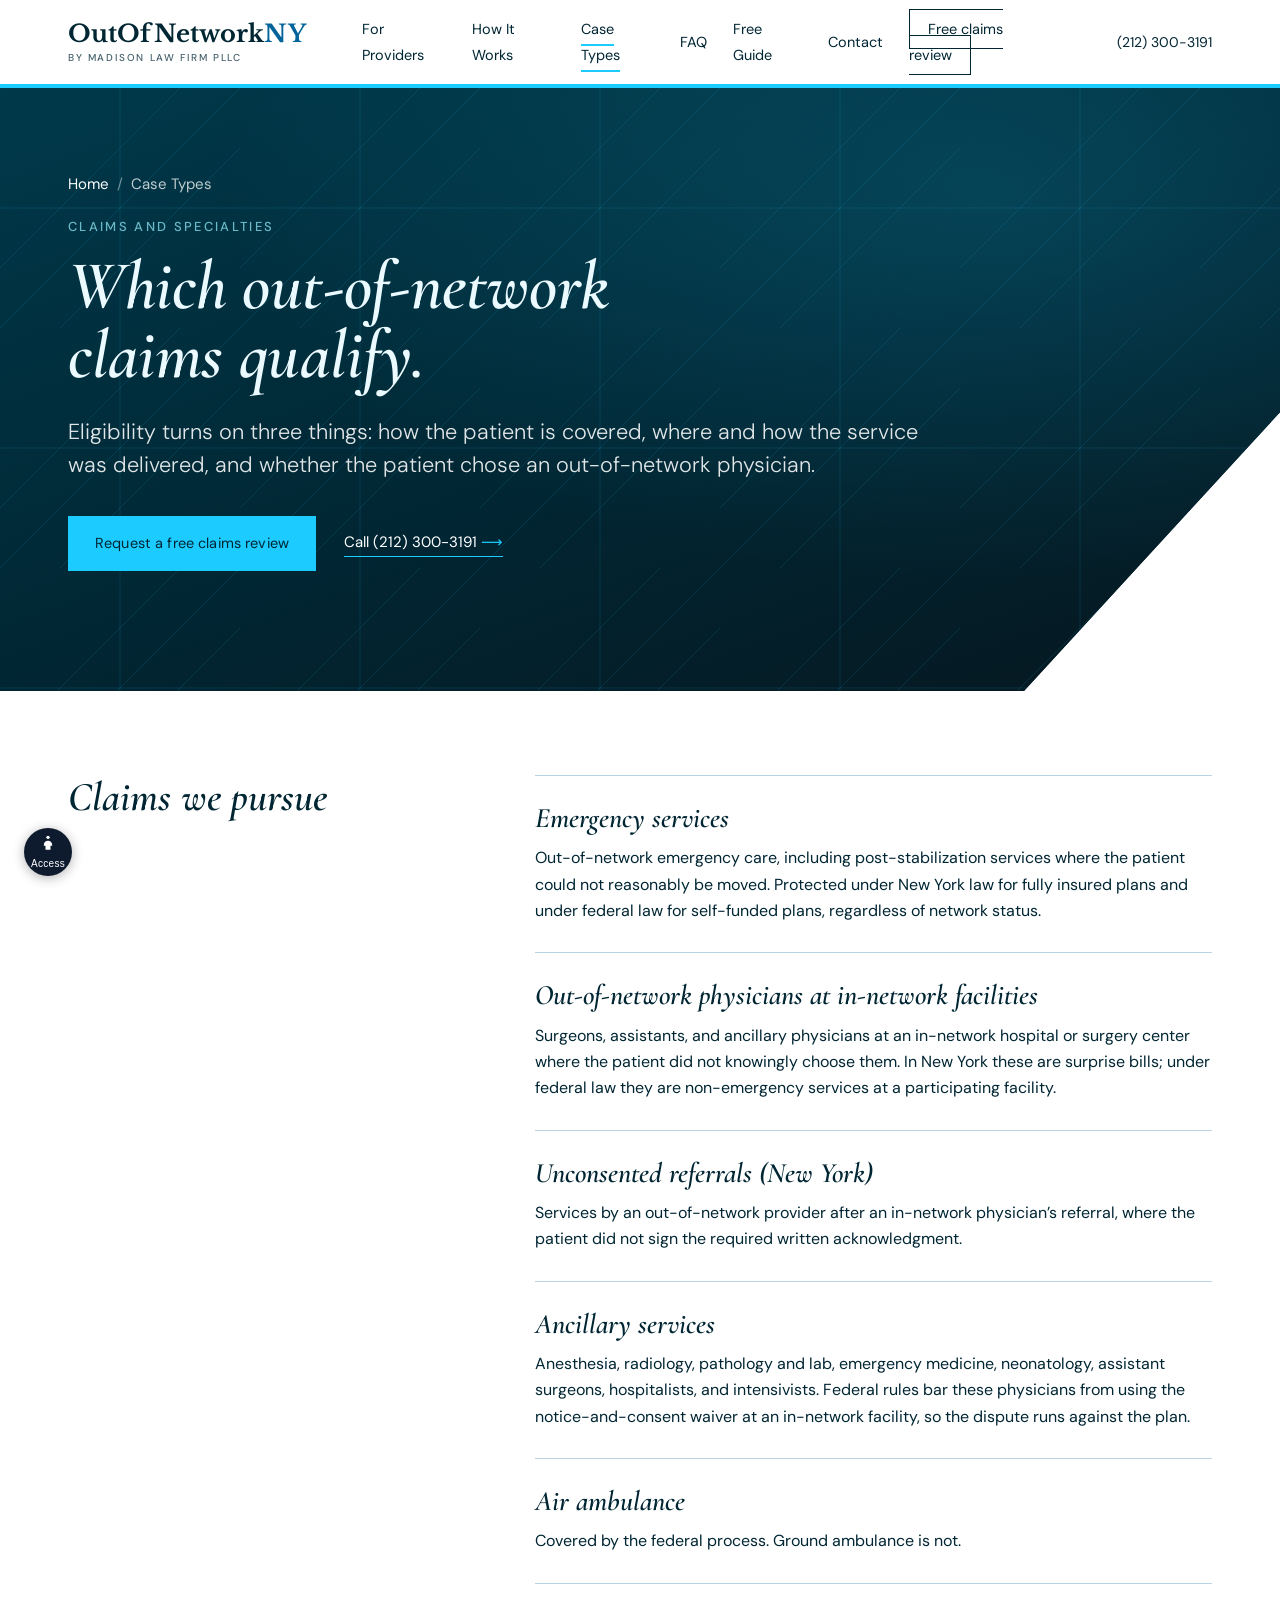
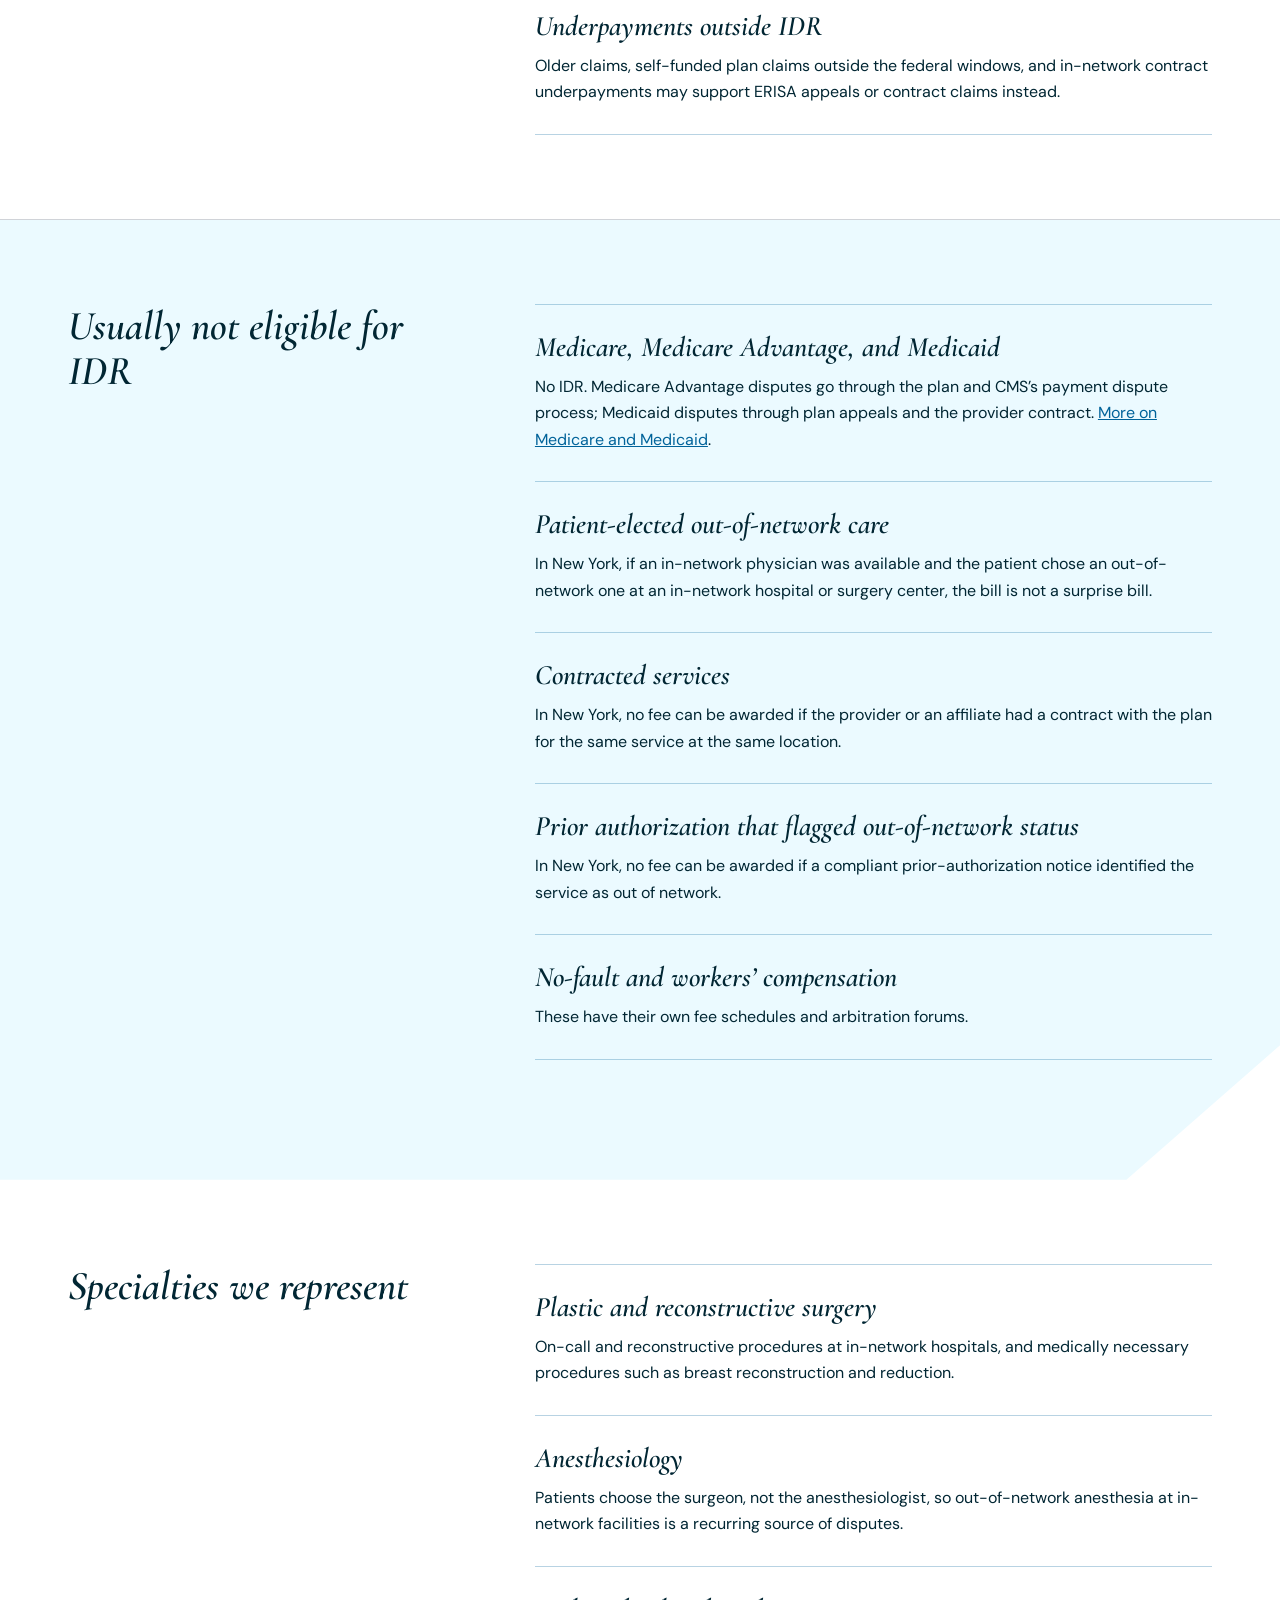
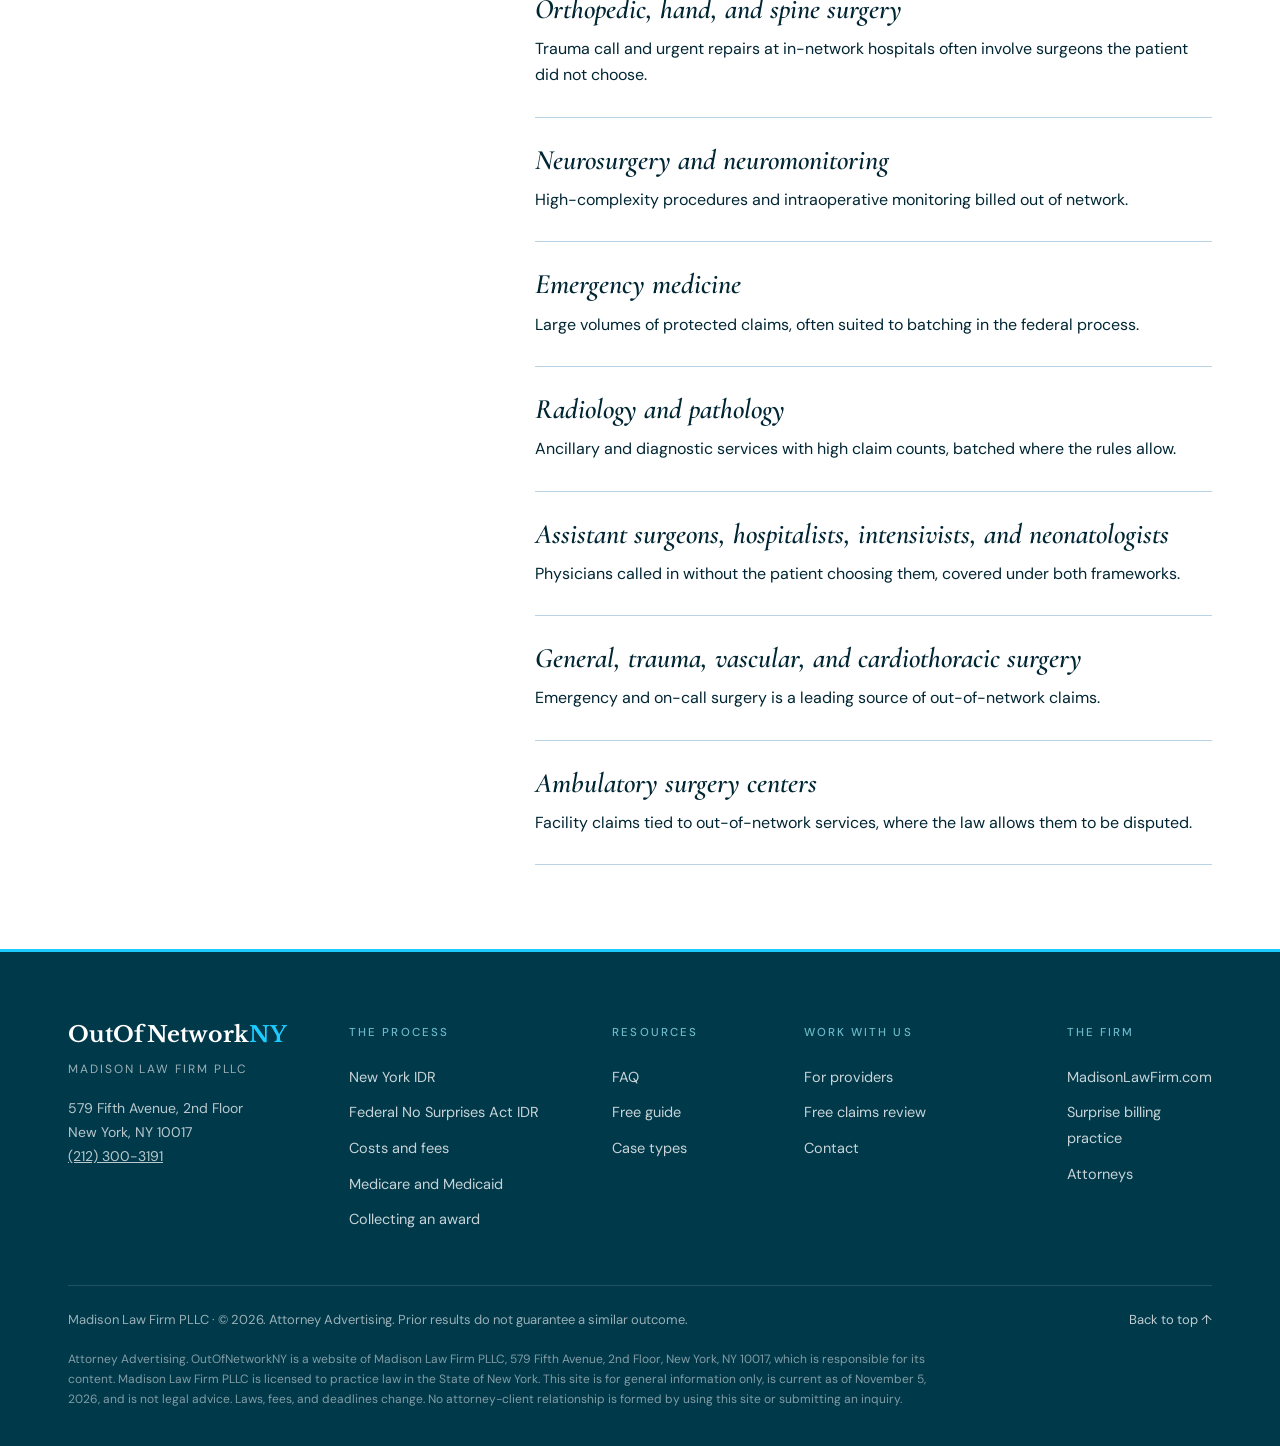
<file: case-types.html>
<!DOCTYPE html>
<html lang="en">
<!-- oon v3 · Madison design system · content verified November 5, 2026 -->
<head>
<meta charset="UTF-8">
<meta name="viewport" content="width=device-width, initial-scale=1.0">
<meta name="robots" content="index, follow, max-snippet:-1, max-image-preview:large">
<title>Which OON Claims Qualify for IDR: Case Types and Specialties | OutOfNetworkNY</title>
<meta name="description" content="Which out-of-network claims qualify for New York IDR or federal No Surprises Act arbitration, which do not (Medicare, Medicaid, elected OON care), and the specialties we represent.">
<link rel="canonical" href="https://www.outofnetworkny.com/case-types">
<link rel="icon" href="/favicon.svg" type="image/svg+xml">
<meta name="theme-color" content="#012633">
<meta property="og:type" content="website">
<meta property="og:site_name" content="OutOfNetworkNY · Madison Law Firm PLLC">
<meta property="og:title" content="Which OON Claims Qualify for IDR: Case Types and Specialties | OutOfNetworkNY">
<meta property="og:description" content="Which out-of-network claims qualify for New York IDR or federal No Surprises Act arbitration, which do not (Medicare, Medicaid, elected OON care), and the specialties we represent.">
<meta property="og:url" content="https://www.outofnetworkny.com/case-types">
<meta name="twitter:card" content="summary">
<link rel="preconnect" href="https://fonts.googleapis.com">
<link rel="preconnect" href="https://fonts.gstatic.com" crossorigin>
<link href="https://fonts.googleapis.com/css2?family=Cormorant+Garamond:ital,wght@0,500;0,600;1,500;1,600&family=Libre+Baskerville:wght@700&family=DM+Sans:opsz,wght@9..40,300;9..40,400;9..40,500;9..40,600&display=swap" rel="stylesheet">
<link rel="stylesheet" href="/assets/site.css?v3-20261105">
<style>
#ada-skip-link{position:absolute;top:-60px;left:8px;z-index:999999;background:#0e1b2e;color:#fff;padding:10px 18px;font-size:14px;font-weight:700;border-radius:0 0 6px 6px;text-decoration:none;transition:top .2s}
#ada-skip-link:focus{top:0}
#ada-toolbar-wrap{position:fixed;bottom:24px;left:24px;z-index:99999;font-family:Arial,sans-serif}
#ada-toggle-btn{background:#0e1b2e;color:#fff;border:none;cursor:pointer;padding:0;border-radius:50%;width:48px;height:48px;display:flex;flex-direction:column;align-items:center;justify-content:center;gap:4px;font-size:10px;line-height:1.2;letter-spacing:.03em;box-shadow:0 2px 12px rgba(0,0,0,.3);transition:background .2s}
#ada-toggle-btn:hover{background:#b8965a}
#ada-toggle-btn svg{width:20px;height:20px}
#ada-panel{background:#fff;border:1px solid #e5e7eb;border-radius:12px;box-shadow:0 -4px 24px rgba(0,0,0,.15);width:240px;overflow:hidden;display:none;flex-direction:column;position:absolute;bottom:56px;left:0}
#ada-panel.open{display:flex}
.ada-panel-inner{padding:14px 12px;width:240px;box-sizing:border-box}
.ada-title{font-size:12px;font-weight:700;color:#0e1b2e;letter-spacing:.06em;text-transform:uppercase;margin-bottom:12px;padding-bottom:8px;border-bottom:2px solid #b8965a;display:flex;align-items:center;gap:6px}
.ada-section{margin-bottom:12px}
.ada-section-label{font-size:10px;font-weight:700;color:#6b7280;text-transform:uppercase;letter-spacing:.08em;margin-bottom:6px}
.ada-btn-row{display:flex;gap:6px;flex-wrap:wrap}
.ada-btn{flex:1 1 0;min-width:60px;background:#f3f4f6;border:1.5px solid #e5e7eb;border-radius:6px;padding:7px 6px;font-size:11px;font-weight:600;color:#374151;cursor:pointer;transition:.18s;text-align:center;line-height:1.3}
.ada-btn:hover{background:#f5f0e8;border-color:#b8965a;color:#b8965a}
.ada-btn.active{background:#0e1b2e;border-color:#0e1b2e;color:#fff}
.ada-btn-full{width:100%;background:#f3f4f6;border:1.5px solid #e5e7eb;border-radius:6px;padding:8px 10px;font-size:11px;font-weight:600;color:#374151;cursor:pointer;transition:.18s;text-align:left;display:flex;align-items:center;gap:8px;line-height:1.3;margin-bottom:4px}
.ada-btn-full:hover{background:#f5f0e8;border-color:#b8965a;color:#b8965a}
.ada-btn-full.active{background:#0e1b2e;border-color:#0e1b2e;color:#fff}
.ada-reset{width:100%;background:#fef2f2;border:1.5px solid #fca5a5;border-radius:6px;padding:8px 10px;font-size:11px;font-weight:700;color:#991b1b;cursor:pointer;transition:.18s;margin-top:4px}
.ada-reset:hover{background:#fee2e2}
#ada-reading-guide-line{display:none;position:fixed;left:0;width:100%;height:28px;background:rgba(14,27,46,.1);border-top:2px solid rgba(14,27,46,.4);border-bottom:2px solid rgba(14,27,46,.4);pointer-events:none;z-index:99998}
body.ada-reading-guide #ada-reading-guide-line{display:block}
body.ada-high-contrast,body.ada-high-contrast *{background-color:#000!important;color:#fff!important;border-color:#fff!important}
body.ada-high-contrast a,body.ada-high-contrast a *{color:#ff0!important}
body.ada-inverted{filter:invert(100%) hue-rotate(180deg)!important}
body.ada-inverted img,body.ada-inverted video{filter:invert(100%) hue-rotate(180deg)!important}
body.ada-dyslexia,body.ada-dyslexia *{font-family:OpenDyslexic,"Comic Sans MS",Arial,sans-serif!important;letter-spacing:.05em!important;word-spacing:.1em!important}
body.ada-highlight-links a{background:#ff0!important;color:#000!important;text-decoration:underline!important;outline:2px solid #000!important;padding:0 2px!important}
body.ada-pause-anim *,body.ada-pause-anim ::before,body.ada-pause-anim ::after{animation-play-state:paused!important;transition:none!important}
body.ada-focus-visible :focus{outline:3px solid #b8965a!important;outline-offset:3px!important;box-shadow:0 0 0 5px rgba(184,150,90,.3)!important}
body.ada-reading-guide *{cursor:none!important}
body.ada-letter-space *{letter-spacing:.12em!important}
body.ada-line-height *{line-height:1.9!important}
</style>

<script type="application/ld+json">
{
 "@context": "https://schema.org",
 "@graph": [
  {
   "@type": [
    "LegalService",
    "LocalBusiness"
   ],
   "@id": "https://www.outofnetworkny.com/#firm",
   "name": "Madison Law Firm PLLC",
   "alternateName": "OutOfNetworkNY",
   "url": "https://www.outofnetworkny.com/",
   "telephone": "+12123003191",
   "email": "inquiries@madisonlawfirm.com",
   "address": {
    "@type": "PostalAddress",
    "streetAddress": "579 Fifth Avenue, 2nd Floor",
    "addressLocality": "New York",
    "addressRegion": "NY",
    "postalCode": "10017",
    "addressCountry": "US"
   },
   "areaServed": {
    "@type": "State",
    "name": "New York"
   },
   "sameAs": [
    "https://www.madisonlawfirm.com/surprise-billing-arbitration"
   ]
  },
  {
   "@type": "BreadcrumbList",
   "itemListElement": [
    {
     "@type": "ListItem",
     "position": 1,
     "name": "Home",
     "item": "https://www.outofnetworkny.com/"
    },
    {
     "@type": "ListItem",
     "position": 2,
     "name": "Case Types",
     "item": "https://www.outofnetworkny.com/case-types"
    }
   ]
  }
 ]
}
</script>
</head>
<body>
<header class="site-header"><div class="wrap">
  <a href="/" class="brand" aria-label="OutOfNetworkNY by Madison Law Firm PLLC, home"><span class="oon-logo"><span class="oon-brand">OutOfNetwork<span class="oon-ny">NY</span></span><span class="oon-sub">by Madison Law Firm PLLC</span></span></a>
  <button class="nav-toggle" aria-expanded="false" aria-controls="site-nav">Menu</button>
  <ul class="nav" id="site-nav">
    <li><a href="/for-providers">For Providers</a></li><li><a href="/how-it-works">How It Works</a></li><li><a href="/case-types" aria-current="page">Case Types</a></li><li><a href="/faq">FAQ</a></li><li><a href="/free-guide">Free Guide</a></li><li><a href="/contact">Contact</a></li><li><a href="/case-evaluator" class="cta">Free claims review</a></li>
  </ul>
  <ul class="nav-right"><li><a href="tel:+12123003191">(212) 300-3191</a></li></ul>
</div></header>
<main id="main-content">
<section class="hero-band landing"><div class="wrap"><nav class="crumbs" aria-label="Breadcrumb"><a href="/">Home</a><span>/</span>Case Types</nav>
  <h1><span class="h1-kicker">Claims and specialties</span> Which out-of-network claims qualify.</h1><p class="dek">Eligibility turns on three things: how the patient is covered, where and how the service was delivered, and whether the patient chose an out-of-network physician.</p><div class="head-actions"><a href="/case-evaluator" class="btn btn-gold">Request a free claims review</a><a href="tel:+12123003191" class="arrow-link">Call (212) 300-3191</a></div>
</div></section>
<section class="section "><div class="wrap"><div class="split"><h2 class="h2">Claims we pursue</h2><div><ul class="serif-list"><li><h3>Emergency services</h3><p>Out-of-network emergency care, including post-stabilization services where the patient could not reasonably be moved. Protected under New York law for fully insured plans and under federal law for self-funded plans, regardless of network status.</p></li><li><h3>Out-of-network physicians at in-network facilities</h3><p>Surgeons, assistants, and ancillary physicians at an in-network hospital or surgery center where the patient did not knowingly choose them. In New York these are surprise bills; under federal law they are non-emergency services at a participating facility.</p></li><li><h3>Unconsented referrals (New York)</h3><p>Services by an out-of-network provider after an in-network physician&rsquo;s referral, where the patient did not sign the required written acknowledgment.</p></li><li><h3>Ancillary services</h3><p>Anesthesia, radiology, pathology and lab, emergency medicine, neonatology, assistant surgeons, hospitalists, and intensivists. Federal rules bar these physicians from using the notice-and-consent waiver at an in-network facility, so the dispute runs against the plan.</p></li><li><h3>Air ambulance</h3><p>Covered by the federal process. Ground ambulance is not.</p></li><li><h3>Underpayments outside IDR</h3><p>Older claims, self-funded plan claims outside the federal windows, and in-network contract underpayments may support ERISA appeals or contract claims instead.</p></li></ul></div></div></div></section>
<section class="section band"><div class="wrap"><div class="split"><h2 class="h2">Usually not eligible for IDR</h2><div><ul class="serif-list"><li><h3>Medicare, Medicare Advantage, and Medicaid</h3><p>No IDR. Medicare Advantage disputes go through the plan and CMS&rsquo;s payment dispute process; Medicaid disputes through plan appeals and the provider contract. <a href="/how-it-works#medicare">More on Medicare and Medicaid</a>.</p></li><li><h3>Patient-elected out-of-network care</h3><p>In New York, if an in-network physician was available and the patient chose an out-of-network one at an in-network hospital or surgery center, the bill is not a surprise bill.</p></li><li><h3>Contracted services</h3><p>In New York, no fee can be awarded if the provider or an affiliate had a contract with the plan for the same service at the same location.</p></li><li><h3>Prior authorization that flagged out-of-network status</h3><p>In New York, no fee can be awarded if a compliant prior-authorization notice identified the service as out of network.</p></li><li><h3>No-fault and workers&rsquo; compensation</h3><p>These have their own fee schedules and arbitration forums.</p></li></ul></div></div></div></section>
<section class="section "><div class="wrap"><div class="split"><h2 class="h2">Specialties we represent</h2><div><ul class="serif-list"><li><h3>Plastic and reconstructive surgery</h3><p>On-call and reconstructive procedures at in-network hospitals, and medically necessary procedures such as breast reconstruction and reduction.</p></li><li><h3>Anesthesiology</h3><p>Patients choose the surgeon, not the anesthesiologist, so out-of-network anesthesia at in-network facilities is a recurring source of disputes.</p></li><li><h3>Orthopedic, hand, and spine surgery</h3><p>Trauma call and urgent repairs at in-network hospitals often involve surgeons the patient did not choose.</p></li><li><h3>Neurosurgery and neuromonitoring</h3><p>High-complexity procedures and intraoperative monitoring billed out of network.</p></li><li><h3>Emergency medicine</h3><p>Large volumes of protected claims, often suited to batching in the federal process.</p></li><li><h3>Radiology and pathology</h3><p>Ancillary and diagnostic services with high claim counts, batched where the rules allow.</p></li><li><h3>Assistant surgeons, hospitalists, intensivists, and neonatologists</h3><p>Physicians called in without the patient choosing them, covered under both frameworks.</p></li><li><h3>General, trauma, vascular, and cardiothoracic surgery</h3><p>Emergency and on-call surgery is a leading source of out-of-network claims.</p></li><li><h3>Ambulatory surgery centers</h3><p>Facility claims tied to out-of-network services, where the law allows them to be disputed.</p></li></ul></div></div></div></section>
</main>
<footer class="site-footer"><div class="wrap">
  <div class="f-top">
    <div class="f-brand"><span class="oon-logo light"><span class="oon-brand">OutOfNetwork<span class="oon-ny">NY</span></span></span><span class="f-firm">Madison Law Firm PLLC</span>
      <p>579 Fifth Avenue, 2nd Floor<br>New York, NY 10017<br><a href="tel:+12123003191" style="color:inherit">(212) 300-3191</a></p></div>
    <div class="f-col"><h4>The Process</h4><ul><li><a href="/how-it-works#new-york">New York IDR</a></li><li><a href="/how-it-works#federal">Federal No Surprises Act IDR</a></li><li><a href="/how-it-works#costs">Costs and fees</a></li><li><a href="/how-it-works#medicare">Medicare and Medicaid</a></li><li><a href="/how-it-works#awards">Collecting an award</a></li></ul></div>
    <div class="f-col"><h4>Resources</h4><ul><li><a href="/faq">FAQ</a></li><li><a href="/free-guide">Free guide</a></li><li><a href="/case-types">Case types</a></li></ul></div>
    <div class="f-col"><h4>Work With Us</h4><ul><li><a href="/for-providers">For providers</a></li><li><a href="/case-evaluator">Free claims review</a></li><li><a href="/contact">Contact</a></li></ul></div>
    <div class="f-col"><h4>The Firm</h4><ul><li><a href="https://www.madisonlawfirm.com/" target="_blank" rel="noopener">MadisonLawFirm.com</a></li><li><a href="https://www.madisonlawfirm.com/surprise-billing-arbitration" target="_blank" rel="noopener">Surprise billing practice</a></li><li><a href="https://www.madisonlawfirm.com/attorneys" target="_blank" rel="noopener">Attorneys</a></li></ul></div>
  </div>
  <div class="f-legal"><span>Madison Law Firm PLLC &middot; &copy; 2026. Attorney Advertising. Prior results do not guarantee a similar outcome.</span><a href="#main-content">Back to top &uarr;</a></div>
  <div class="footer-disc">Attorney Advertising. OutOfNetworkNY is a website of Madison Law Firm PLLC, 579 Fifth Avenue, 2nd Floor, New York, NY 10017, which is responsible for its content. Madison Law Firm PLLC is licensed to practice law in the State of New York. This site is for general information only, is current as of November 5, 2026, and is not legal advice. Laws, fees, and deadlines change. No attorney-client relationship is formed by using this site or submitting an inquiry.</div>
</div></footer>
<a id="ada-skip-link" href="#main-content">Skip to main content</a>
<div id="ada-reading-guide-line" role="presentation" aria-hidden="true"></div>
<div id="ada-toolbar-wrap" role="complementary" aria-label="Accessibility Tools">
  <div id="ada-panel" aria-hidden="true" role="dialog" aria-label="Accessibility Options">
    <div class="ada-panel-inner">
      <div class="ada-title"><svg aria-hidden="true" focusable="false" viewBox="0 0 24 24" fill="currentColor"><path d="M12 2a2 2 0 1 1 0 4 2 2 0 0 1 0-4zm-1 5h2l2 5-2 1v5h-2v-5l-2-1 2-5z"></path></svg>Accessibility</div>
      <div class="ada-section"><div class="ada-section-label">Text Size</div><div class="ada-btn-row">
        <button class="ada-btn" onclick="adaSetFontSize(90)">A&minus;</button>
        <button class="ada-btn active" id="ada-text-md" onclick="adaSetFontSize(100)">A</button>
        <button class="ada-btn" onclick="adaSetFontSize(115)">A+</button>
        <button class="ada-btn" onclick="adaSetFontSize(130)">A++</button>
      </div></div>
      <div class="ada-section"><div class="ada-section-label">Display</div>
        <button class="ada-btn-full" id="ada-contrast" onclick="adaToggleClass('ada-high-contrast','ada-contrast')">High Contrast</button>
        <button class="ada-btn-full" id="ada-invert" onclick="adaToggleClass('ada-inverted','ada-invert')">Invert Colors</button>
        <button class="ada-btn-full" id="ada-dyslexia-btn" onclick="adaToggleClass('ada-dyslexia','ada-dyslexia-btn')">Dyslexia Font</button>
        <button class="ada-btn-full" id="ada-links" onclick="adaToggleClass('ada-highlight-links','ada-links')">Highlight Links</button>
        <button class="ada-btn-full" id="ada-anim" onclick="adaToggleClass('ada-pause-anim','ada-anim')">&#9646; Pause Animations</button>
        <button class="ada-btn-full" id="ada-focus" onclick="adaToggleClass('ada-focus-visible','ada-focus')">Focus Indicator</button>
        <button class="ada-btn-full" id="ada-reading-guide-btn" onclick="adaToggleReadingGuide()">Reading Guide</button>
      </div>
      <div class="ada-section"><div class="ada-section-label">Spacing</div>
        <button class="ada-btn-full" id="ada-letter" onclick="adaToggleClass('ada-letter-space','ada-letter')">AB Letter Space</button>
        <button class="ada-btn-full" id="ada-line" onclick="adaToggleClass('ada-line-height','ada-line')">Line Height</button>
      </div>
      <button class="ada-reset" onclick="adaReset()">&#8635; Reset All</button>
    </div>
  </div>
  <button id="ada-toggle-btn" onclick="adaTogglePanel()" aria-expanded="false" aria-controls="ada-panel" aria-label="Open accessibility tools">
    <svg aria-hidden="true" focusable="false" viewBox="0 0 24 24" fill="currentColor"><circle cx="12" cy="4" r="2"></circle><path d="M12 8c-3 0-5 2-5 5v1h2v5h6v-5h2v-1c0-3-2-5-5-5z"></path></svg>
    <span>Access</span>
  </button>
</div>
<script>
function adaTogglePanel(){const p=document.getElementById('ada-panel'),b=document.getElementById('ada-toggle-btn'),o=p.classList.toggle('open');p.setAttribute('aria-hidden',String(!o));b.setAttribute('aria-expanded',String(o));}
function adaSetFontSize(p){document.documentElement.style.fontSize=p+'%';}
function adaToggleClass(bc,bi){const a=document.body.classList.toggle(bc);const b=document.getElementById(bi);if(b){b.classList.toggle('active',a);b.setAttribute('aria-pressed',String(a));}}
function adaToggleReadingGuide(){const a=document.body.classList.toggle('ada-reading-guide');const b=document.getElementById('ada-reading-guide-btn');if(b){b.classList.toggle('active',a);}if(a)document.addEventListener('mousemove',adaMoveGuide);else document.removeEventListener('mousemove',adaMoveGuide);}
function adaMoveGuide(e){const l=document.getElementById('ada-reading-guide-line');if(l)l.style.top=(e.clientY-14)+'px';}
function adaReset(){document.documentElement.style.fontSize='';['ada-high-contrast','ada-inverted','ada-dyslexia','ada-highlight-links','ada-pause-anim','ada-focus-visible','ada-reading-guide','ada-letter-space','ada-line-height'].forEach(c=>document.body.classList.remove(c));document.removeEventListener('mousemove',adaMoveGuide);document.querySelectorAll('.ada-btn-full.active,.ada-btn.active').forEach(e=>e.classList.remove('active'));document.documentElement.style.fontSize='';}
</script>
<script>
(function(){var b=document.querySelector('.nav-toggle'),n=document.getElementById('site-nav');if(!b||!n)return;
b.addEventListener('click',function(){var o=n.classList.toggle('open');b.setAttribute('aria-expanded',String(o));});})();
</script>
</body>
</html>
</file>
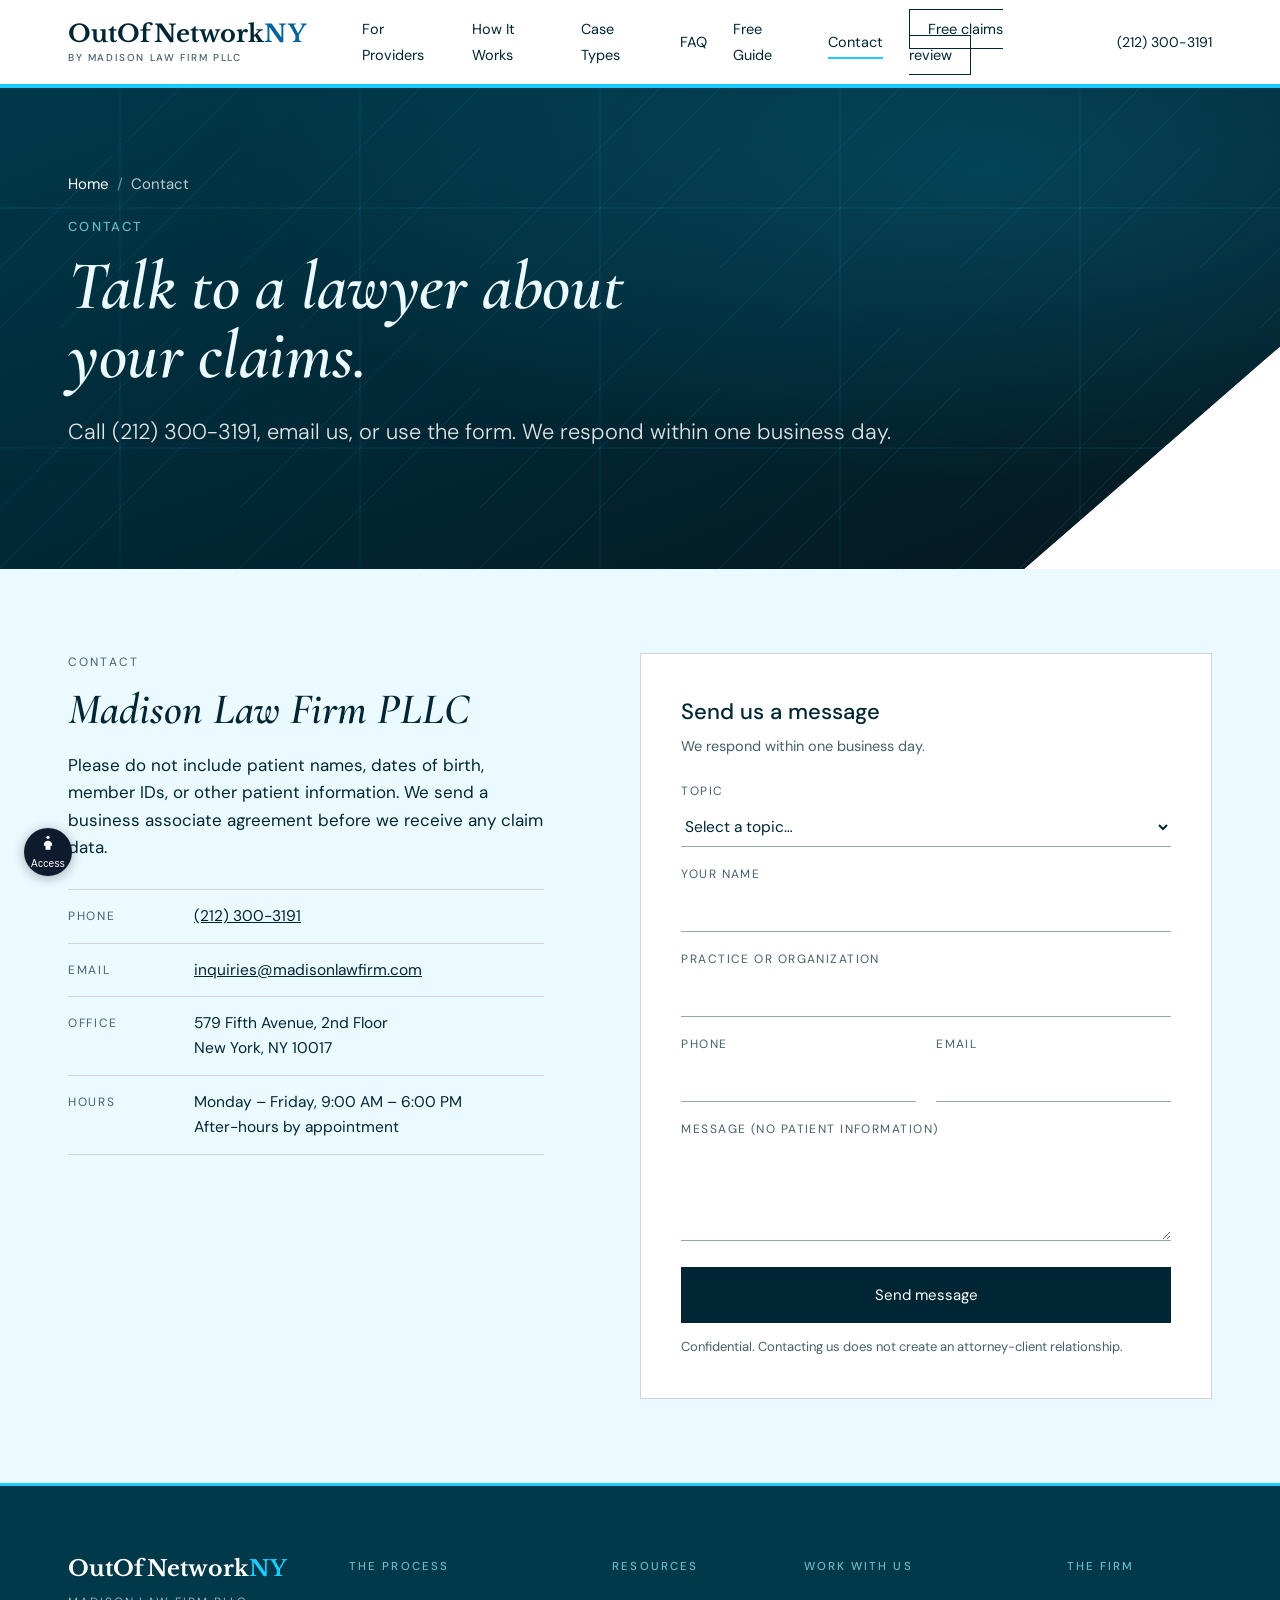
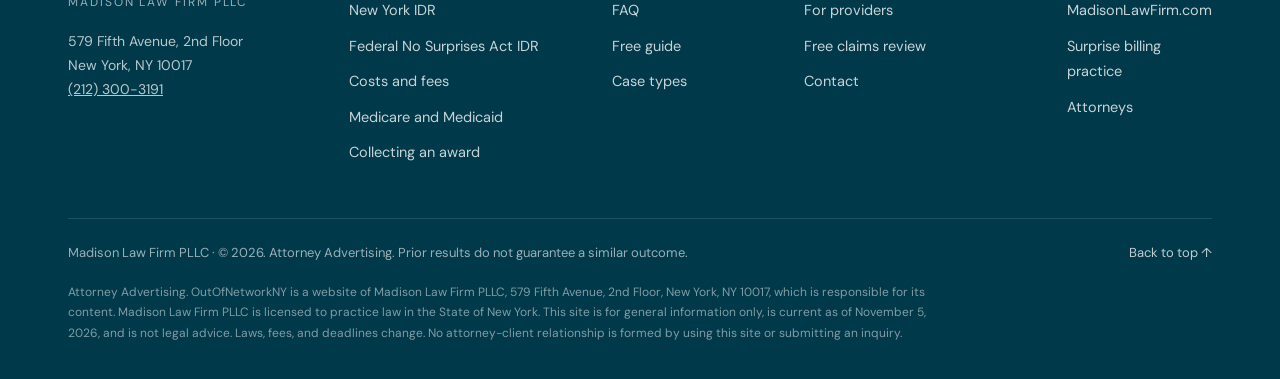
<file: contact.html>
<!DOCTYPE html>
<html lang="en">
<!-- oon v3 · Madison design system · content verified November 5, 2026 -->
<head>
<meta charset="UTF-8">
<meta name="viewport" content="width=device-width, initial-scale=1.0">
<meta name="robots" content="index, follow, max-snippet:-1, max-image-preview:large">
<title>Contact OutOfNetworkNY | Madison Law Firm PLLC</title>
<meta name="description" content="Contact Madison Law Firm PLLC about out-of-network reimbursement and IDR arbitration. (212) 300-3191. 579 Fifth Avenue, New York, NY.">
<link rel="canonical" href="https://www.outofnetworkny.com/contact">
<link rel="icon" href="/favicon.svg" type="image/svg+xml">
<meta name="theme-color" content="#012633">
<meta property="og:type" content="website">
<meta property="og:site_name" content="OutOfNetworkNY · Madison Law Firm PLLC">
<meta property="og:title" content="Contact OutOfNetworkNY | Madison Law Firm PLLC">
<meta property="og:description" content="Contact Madison Law Firm PLLC about out-of-network reimbursement and IDR arbitration. (212) 300-3191. 579 Fifth Avenue, New York, NY.">
<meta property="og:url" content="https://www.outofnetworkny.com/contact">
<meta name="twitter:card" content="summary">
<link rel="preconnect" href="https://fonts.googleapis.com">
<link rel="preconnect" href="https://fonts.gstatic.com" crossorigin>
<link href="https://fonts.googleapis.com/css2?family=Cormorant+Garamond:ital,wght@0,500;0,600;1,500;1,600&family=Libre+Baskerville:wght@700&family=DM+Sans:opsz,wght@9..40,300;9..40,400;9..40,500;9..40,600&display=swap" rel="stylesheet">
<link rel="stylesheet" href="/assets/site.css?v3-20261105">
<style>
#ada-skip-link{position:absolute;top:-60px;left:8px;z-index:999999;background:#0e1b2e;color:#fff;padding:10px 18px;font-size:14px;font-weight:700;border-radius:0 0 6px 6px;text-decoration:none;transition:top .2s}
#ada-skip-link:focus{top:0}
#ada-toolbar-wrap{position:fixed;bottom:24px;left:24px;z-index:99999;font-family:Arial,sans-serif}
#ada-toggle-btn{background:#0e1b2e;color:#fff;border:none;cursor:pointer;padding:0;border-radius:50%;width:48px;height:48px;display:flex;flex-direction:column;align-items:center;justify-content:center;gap:4px;font-size:10px;line-height:1.2;letter-spacing:.03em;box-shadow:0 2px 12px rgba(0,0,0,.3);transition:background .2s}
#ada-toggle-btn:hover{background:#b8965a}
#ada-toggle-btn svg{width:20px;height:20px}
#ada-panel{background:#fff;border:1px solid #e5e7eb;border-radius:12px;box-shadow:0 -4px 24px rgba(0,0,0,.15);width:240px;overflow:hidden;display:none;flex-direction:column;position:absolute;bottom:56px;left:0}
#ada-panel.open{display:flex}
.ada-panel-inner{padding:14px 12px;width:240px;box-sizing:border-box}
.ada-title{font-size:12px;font-weight:700;color:#0e1b2e;letter-spacing:.06em;text-transform:uppercase;margin-bottom:12px;padding-bottom:8px;border-bottom:2px solid #b8965a;display:flex;align-items:center;gap:6px}
.ada-section{margin-bottom:12px}
.ada-section-label{font-size:10px;font-weight:700;color:#6b7280;text-transform:uppercase;letter-spacing:.08em;margin-bottom:6px}
.ada-btn-row{display:flex;gap:6px;flex-wrap:wrap}
.ada-btn{flex:1 1 0;min-width:60px;background:#f3f4f6;border:1.5px solid #e5e7eb;border-radius:6px;padding:7px 6px;font-size:11px;font-weight:600;color:#374151;cursor:pointer;transition:.18s;text-align:center;line-height:1.3}
.ada-btn:hover{background:#f5f0e8;border-color:#b8965a;color:#b8965a}
.ada-btn.active{background:#0e1b2e;border-color:#0e1b2e;color:#fff}
.ada-btn-full{width:100%;background:#f3f4f6;border:1.5px solid #e5e7eb;border-radius:6px;padding:8px 10px;font-size:11px;font-weight:600;color:#374151;cursor:pointer;transition:.18s;text-align:left;display:flex;align-items:center;gap:8px;line-height:1.3;margin-bottom:4px}
.ada-btn-full:hover{background:#f5f0e8;border-color:#b8965a;color:#b8965a}
.ada-btn-full.active{background:#0e1b2e;border-color:#0e1b2e;color:#fff}
.ada-reset{width:100%;background:#fef2f2;border:1.5px solid #fca5a5;border-radius:6px;padding:8px 10px;font-size:11px;font-weight:700;color:#991b1b;cursor:pointer;transition:.18s;margin-top:4px}
.ada-reset:hover{background:#fee2e2}
#ada-reading-guide-line{display:none;position:fixed;left:0;width:100%;height:28px;background:rgba(14,27,46,.1);border-top:2px solid rgba(14,27,46,.4);border-bottom:2px solid rgba(14,27,46,.4);pointer-events:none;z-index:99998}
body.ada-reading-guide #ada-reading-guide-line{display:block}
body.ada-high-contrast,body.ada-high-contrast *{background-color:#000!important;color:#fff!important;border-color:#fff!important}
body.ada-high-contrast a,body.ada-high-contrast a *{color:#ff0!important}
body.ada-inverted{filter:invert(100%) hue-rotate(180deg)!important}
body.ada-inverted img,body.ada-inverted video{filter:invert(100%) hue-rotate(180deg)!important}
body.ada-dyslexia,body.ada-dyslexia *{font-family:OpenDyslexic,"Comic Sans MS",Arial,sans-serif!important;letter-spacing:.05em!important;word-spacing:.1em!important}
body.ada-highlight-links a{background:#ff0!important;color:#000!important;text-decoration:underline!important;outline:2px solid #000!important;padding:0 2px!important}
body.ada-pause-anim *,body.ada-pause-anim ::before,body.ada-pause-anim ::after{animation-play-state:paused!important;transition:none!important}
body.ada-focus-visible :focus{outline:3px solid #b8965a!important;outline-offset:3px!important;box-shadow:0 0 0 5px rgba(184,150,90,.3)!important}
body.ada-reading-guide *{cursor:none!important}
body.ada-letter-space *{letter-spacing:.12em!important}
body.ada-line-height *{line-height:1.9!important}
</style>
<script src="https://challenges.cloudflare.com/turnstile/v0/api.js" async defer></script>
<script type="application/ld+json">
{
 "@context": "https://schema.org",
 "@graph": [
  {
   "@type": [
    "LegalService",
    "LocalBusiness"
   ],
   "@id": "https://www.outofnetworkny.com/#firm",
   "name": "Madison Law Firm PLLC",
   "alternateName": "OutOfNetworkNY",
   "url": "https://www.outofnetworkny.com/",
   "telephone": "+12123003191",
   "email": "inquiries@madisonlawfirm.com",
   "address": {
    "@type": "PostalAddress",
    "streetAddress": "579 Fifth Avenue, 2nd Floor",
    "addressLocality": "New York",
    "addressRegion": "NY",
    "postalCode": "10017",
    "addressCountry": "US"
   },
   "areaServed": {
    "@type": "State",
    "name": "New York"
   },
   "sameAs": [
    "https://www.madisonlawfirm.com/surprise-billing-arbitration"
   ]
  },
  {
   "@type": "BreadcrumbList",
   "itemListElement": [
    {
     "@type": "ListItem",
     "position": 1,
     "name": "Home",
     "item": "https://www.outofnetworkny.com/"
    },
    {
     "@type": "ListItem",
     "position": 2,
     "name": "Contact",
     "item": "https://www.outofnetworkny.com/contact"
    }
   ]
  }
 ]
}
</script>
</head>
<body>
<header class="site-header"><div class="wrap">
  <a href="/" class="brand" aria-label="OutOfNetworkNY by Madison Law Firm PLLC, home"><span class="oon-logo"><span class="oon-brand">OutOfNetwork<span class="oon-ny">NY</span></span><span class="oon-sub">by Madison Law Firm PLLC</span></span></a>
  <button class="nav-toggle" aria-expanded="false" aria-controls="site-nav">Menu</button>
  <ul class="nav" id="site-nav">
    <li><a href="/for-providers">For Providers</a></li><li><a href="/how-it-works">How It Works</a></li><li><a href="/case-types">Case Types</a></li><li><a href="/faq">FAQ</a></li><li><a href="/free-guide">Free Guide</a></li><li><a href="/contact" aria-current="page">Contact</a></li><li><a href="/case-evaluator" class="cta">Free claims review</a></li>
  </ul>
  <ul class="nav-right"><li><a href="tel:+12123003191">(212) 300-3191</a></li></ul>
</div></header>
<main id="main-content">
<section class="hero-band landing"><div class="wrap"><nav class="crumbs" aria-label="Breadcrumb"><a href="/">Home</a><span>/</span>Contact</nav>
  <h1><span class="h1-kicker">Contact</span> Talk to a lawyer about your claims.</h1><p class="dek">Call (212) 300-3191, email us, or use the form. We respond within one business day.</p>
</div></section>
<section class="section mist"><div class="wrap"><div class="contact-grid"><div class="contact-info">
      <div class="kicker">Contact</div>
      <h2 class="h2">Madison Law Firm PLLC</h2>
      <p>Please do not include patient names, dates of birth, member IDs, or other patient information. We send a business associate agreement before we receive any claim data.</p>
      <ul class="cd">
        <li><span class="l">Phone</span><a href="tel:+12123003191">(212) 300-3191</a></li>
        <li><span class="l">Email</span><a href="&#109;&#97;&#105;&#108;&#116;&#111;&#58;&#105;&#110;&#113;&#117;&#105;&#114;&#105;&#101;&#115;&#64;&#109;&#97;&#100;&#105;&#115;&#111;&#110;&#108;&#97;&#119;&#102;&#105;&#114;&#109;&#46;&#99;&#111;&#109;">&#105;&#110;&#113;&#117;&#105;&#114;&#105;&#101;&#115;&#64;&#109;&#97;&#100;&#105;&#115;&#111;&#110;&#108;&#97;&#119;&#102;&#105;&#114;&#109;&#46;&#99;&#111;&#109;</a></li>
        <li><span class="l">Office</span><span>579 Fifth Avenue, 2nd Floor<br>New York, NY 10017</span></li>
        <li><span class="l">Hours</span><span>Monday &ndash; Friday, 9:00 AM &ndash; 6:00 PM<br>After-hours by appointment</span></li>
      </ul>
    </div>
<div class="contact-form"><h3>Send us a message</h3><p class="form-sub">We respond within one business day.</p>
<form id="contactForm" action="https://outofnetworkny.com/submit" method="POST">
  <input type="hidden" name="form_type" value="contact">
  <input type="hidden" name="source_site" value="outofnetworkny.com">
  <div class="form-group"><label for="c_reason">Topic</label><select id="c_reason" name="contact_reason" required><option value="">Select a topic…</option><option value="OON Reimbursement / IDR Dispute">Out-of-network reimbursement or IDR dispute</option><option value="Unpaid IDR Award">An IDR award the plan has not paid</option><option value="Medicare Advantage / Medicaid Payment">Medicare Advantage or Medicaid payment</option><option value="Free Case Evaluation">Free claims review</option><option value="Download the Free Guide">The free guide</option><option value="General Question">General question</option><option value="Other Legal Matter">Other legal matter</option></select></div>
  <div class="form-group"><label for="c_name">Your name</label><input id="c_name" type="text" name="name" autocomplete="name" required></div>
  <div class="form-group"><label for="c_prac">Practice or organization</label><input id="c_prac" type="text" name="practice_name" autocomplete="organization"></div>
  <div class="form-row">
    <div class="form-group"><label for="c_phone">Phone</label><input id="c_phone" type="tel" name="phone" autocomplete="tel" required></div>
    <div class="form-group"><label for="c_email">Email</label><input id="c_email" type="email" name="email" autocomplete="email" required></div>
  </div>
  <div class="form-group"><label for="c_desc">Message (no patient information)</label><textarea id="c_desc" name="description" required></textarea></div>
  <div data-spam-protection="turnstile-honeypot-v1" style="margin:12px 0;">
          <div class="cf-turnstile" data-sitekey="0x4AAAAAADBR42vclhUAd59y" data-theme="light"></div>
        </div>
        <div aria-hidden="true" style="position:absolute;left:-9999px;top:-9999px;width:1px;height:1px;overflow:hidden;" tabindex="-1">
          <label for="company_website_hp">Leave this field empty (anti-spam)</label>
          <input type="text" name="company_website" id="company_website_hp" tabindex="-1" autocomplete="off" value="">
        </div>
  <button type="submit" class="form-submit">Send message</button>
  <p class="form-note">Confidential. Contacting us does not create an attorney-client relationship.</p>
</form></div></div><script>
document.getElementById('contactForm').addEventListener('submit',async function(e){
  e.preventDefault();var btn=this.querySelector('.form-submit');btn.textContent='Sending…';btn.disabled=true;
  try{await fetch(this.action,{method:'POST',body:new FormData(this)});}catch(err){}
  window.location.href='/thank-you?type=contact';
});
</script></div></section>
</main>
<footer class="site-footer"><div class="wrap">
  <div class="f-top">
    <div class="f-brand"><span class="oon-logo light"><span class="oon-brand">OutOfNetwork<span class="oon-ny">NY</span></span></span><span class="f-firm">Madison Law Firm PLLC</span>
      <p>579 Fifth Avenue, 2nd Floor<br>New York, NY 10017<br><a href="tel:+12123003191" style="color:inherit">(212) 300-3191</a></p></div>
    <div class="f-col"><h4>The Process</h4><ul><li><a href="/how-it-works#new-york">New York IDR</a></li><li><a href="/how-it-works#federal">Federal No Surprises Act IDR</a></li><li><a href="/how-it-works#costs">Costs and fees</a></li><li><a href="/how-it-works#medicare">Medicare and Medicaid</a></li><li><a href="/how-it-works#awards">Collecting an award</a></li></ul></div>
    <div class="f-col"><h4>Resources</h4><ul><li><a href="/faq">FAQ</a></li><li><a href="/free-guide">Free guide</a></li><li><a href="/case-types">Case types</a></li></ul></div>
    <div class="f-col"><h4>Work With Us</h4><ul><li><a href="/for-providers">For providers</a></li><li><a href="/case-evaluator">Free claims review</a></li><li><a href="/contact">Contact</a></li></ul></div>
    <div class="f-col"><h4>The Firm</h4><ul><li><a href="https://www.madisonlawfirm.com/" target="_blank" rel="noopener">MadisonLawFirm.com</a></li><li><a href="https://www.madisonlawfirm.com/surprise-billing-arbitration" target="_blank" rel="noopener">Surprise billing practice</a></li><li><a href="https://www.madisonlawfirm.com/attorneys" target="_blank" rel="noopener">Attorneys</a></li></ul></div>
  </div>
  <div class="f-legal"><span>Madison Law Firm PLLC &middot; &copy; 2026. Attorney Advertising. Prior results do not guarantee a similar outcome.</span><a href="#main-content">Back to top &uarr;</a></div>
  <div class="footer-disc">Attorney Advertising. OutOfNetworkNY is a website of Madison Law Firm PLLC, 579 Fifth Avenue, 2nd Floor, New York, NY 10017, which is responsible for its content. Madison Law Firm PLLC is licensed to practice law in the State of New York. This site is for general information only, is current as of November 5, 2026, and is not legal advice. Laws, fees, and deadlines change. No attorney-client relationship is formed by using this site or submitting an inquiry.</div>
</div></footer>
<a id="ada-skip-link" href="#main-content">Skip to main content</a>
<div id="ada-reading-guide-line" role="presentation" aria-hidden="true"></div>
<div id="ada-toolbar-wrap" role="complementary" aria-label="Accessibility Tools">
  <div id="ada-panel" aria-hidden="true" role="dialog" aria-label="Accessibility Options">
    <div class="ada-panel-inner">
      <div class="ada-title"><svg aria-hidden="true" focusable="false" viewBox="0 0 24 24" fill="currentColor"><path d="M12 2a2 2 0 1 1 0 4 2 2 0 0 1 0-4zm-1 5h2l2 5-2 1v5h-2v-5l-2-1 2-5z"></path></svg>Accessibility</div>
      <div class="ada-section"><div class="ada-section-label">Text Size</div><div class="ada-btn-row">
        <button class="ada-btn" onclick="adaSetFontSize(90)">A&minus;</button>
        <button class="ada-btn active" id="ada-text-md" onclick="adaSetFontSize(100)">A</button>
        <button class="ada-btn" onclick="adaSetFontSize(115)">A+</button>
        <button class="ada-btn" onclick="adaSetFontSize(130)">A++</button>
      </div></div>
      <div class="ada-section"><div class="ada-section-label">Display</div>
        <button class="ada-btn-full" id="ada-contrast" onclick="adaToggleClass('ada-high-contrast','ada-contrast')">High Contrast</button>
        <button class="ada-btn-full" id="ada-invert" onclick="adaToggleClass('ada-inverted','ada-invert')">Invert Colors</button>
        <button class="ada-btn-full" id="ada-dyslexia-btn" onclick="adaToggleClass('ada-dyslexia','ada-dyslexia-btn')">Dyslexia Font</button>
        <button class="ada-btn-full" id="ada-links" onclick="adaToggleClass('ada-highlight-links','ada-links')">Highlight Links</button>
        <button class="ada-btn-full" id="ada-anim" onclick="adaToggleClass('ada-pause-anim','ada-anim')">&#9646; Pause Animations</button>
        <button class="ada-btn-full" id="ada-focus" onclick="adaToggleClass('ada-focus-visible','ada-focus')">Focus Indicator</button>
        <button class="ada-btn-full" id="ada-reading-guide-btn" onclick="adaToggleReadingGuide()">Reading Guide</button>
      </div>
      <div class="ada-section"><div class="ada-section-label">Spacing</div>
        <button class="ada-btn-full" id="ada-letter" onclick="adaToggleClass('ada-letter-space','ada-letter')">AB Letter Space</button>
        <button class="ada-btn-full" id="ada-line" onclick="adaToggleClass('ada-line-height','ada-line')">Line Height</button>
      </div>
      <button class="ada-reset" onclick="adaReset()">&#8635; Reset All</button>
    </div>
  </div>
  <button id="ada-toggle-btn" onclick="adaTogglePanel()" aria-expanded="false" aria-controls="ada-panel" aria-label="Open accessibility tools">
    <svg aria-hidden="true" focusable="false" viewBox="0 0 24 24" fill="currentColor"><circle cx="12" cy="4" r="2"></circle><path d="M12 8c-3 0-5 2-5 5v1h2v5h6v-5h2v-1c0-3-2-5-5-5z"></path></svg>
    <span>Access</span>
  </button>
</div>
<script>
function adaTogglePanel(){const p=document.getElementById('ada-panel'),b=document.getElementById('ada-toggle-btn'),o=p.classList.toggle('open');p.setAttribute('aria-hidden',String(!o));b.setAttribute('aria-expanded',String(o));}
function adaSetFontSize(p){document.documentElement.style.fontSize=p+'%';}
function adaToggleClass(bc,bi){const a=document.body.classList.toggle(bc);const b=document.getElementById(bi);if(b){b.classList.toggle('active',a);b.setAttribute('aria-pressed',String(a));}}
function adaToggleReadingGuide(){const a=document.body.classList.toggle('ada-reading-guide');const b=document.getElementById('ada-reading-guide-btn');if(b){b.classList.toggle('active',a);}if(a)document.addEventListener('mousemove',adaMoveGuide);else document.removeEventListener('mousemove',adaMoveGuide);}
function adaMoveGuide(e){const l=document.getElementById('ada-reading-guide-line');if(l)l.style.top=(e.clientY-14)+'px';}
function adaReset(){document.documentElement.style.fontSize='';['ada-high-contrast','ada-inverted','ada-dyslexia','ada-highlight-links','ada-pause-anim','ada-focus-visible','ada-reading-guide','ada-letter-space','ada-line-height'].forEach(c=>document.body.classList.remove(c));document.removeEventListener('mousemove',adaMoveGuide);document.querySelectorAll('.ada-btn-full.active,.ada-btn.active').forEach(e=>e.classList.remove('active'));document.documentElement.style.fontSize='';}
</script>
<script>
(function(){var b=document.querySelector('.nav-toggle'),n=document.getElementById('site-nav');if(!b||!n)return;
b.addEventListener('click',function(){var o=n.classList.toggle('open');b.setAttribute('aria-expanded',String(o));});})();
</script>
</body>
</html>
</file>
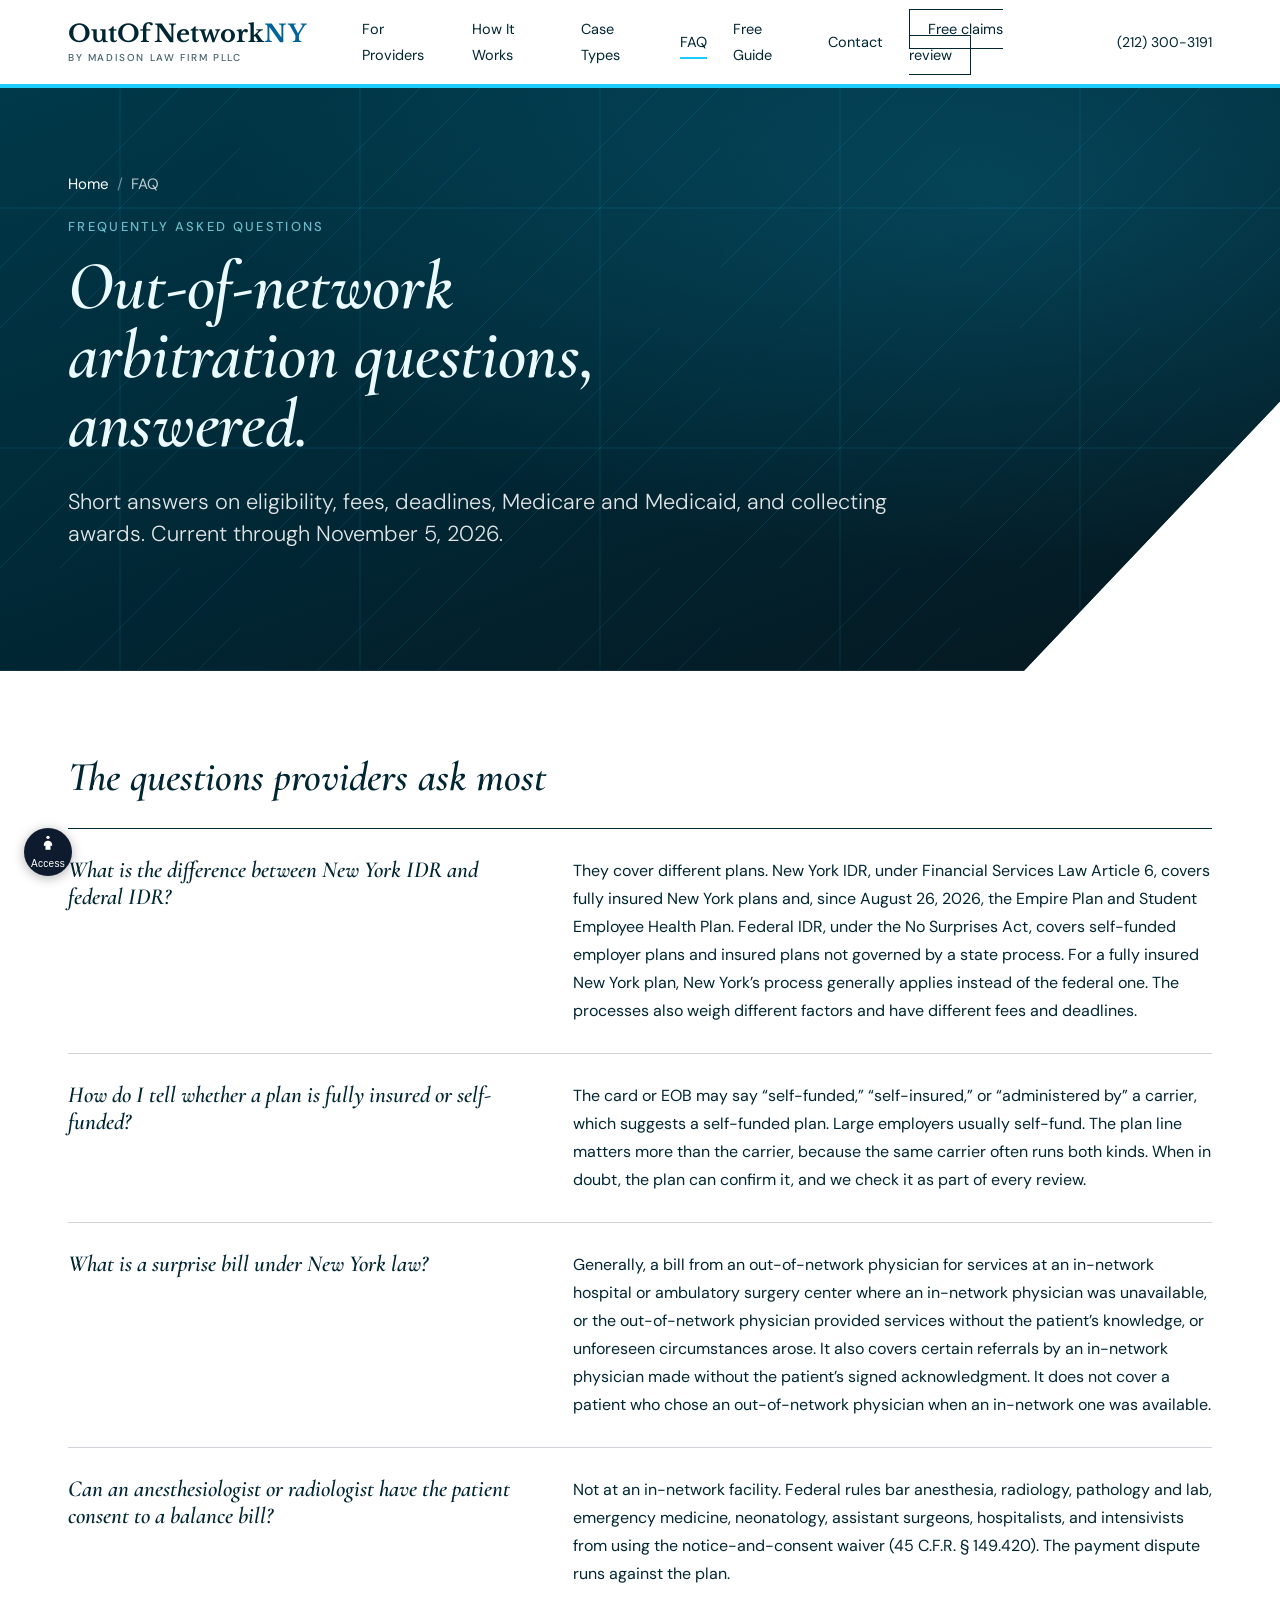
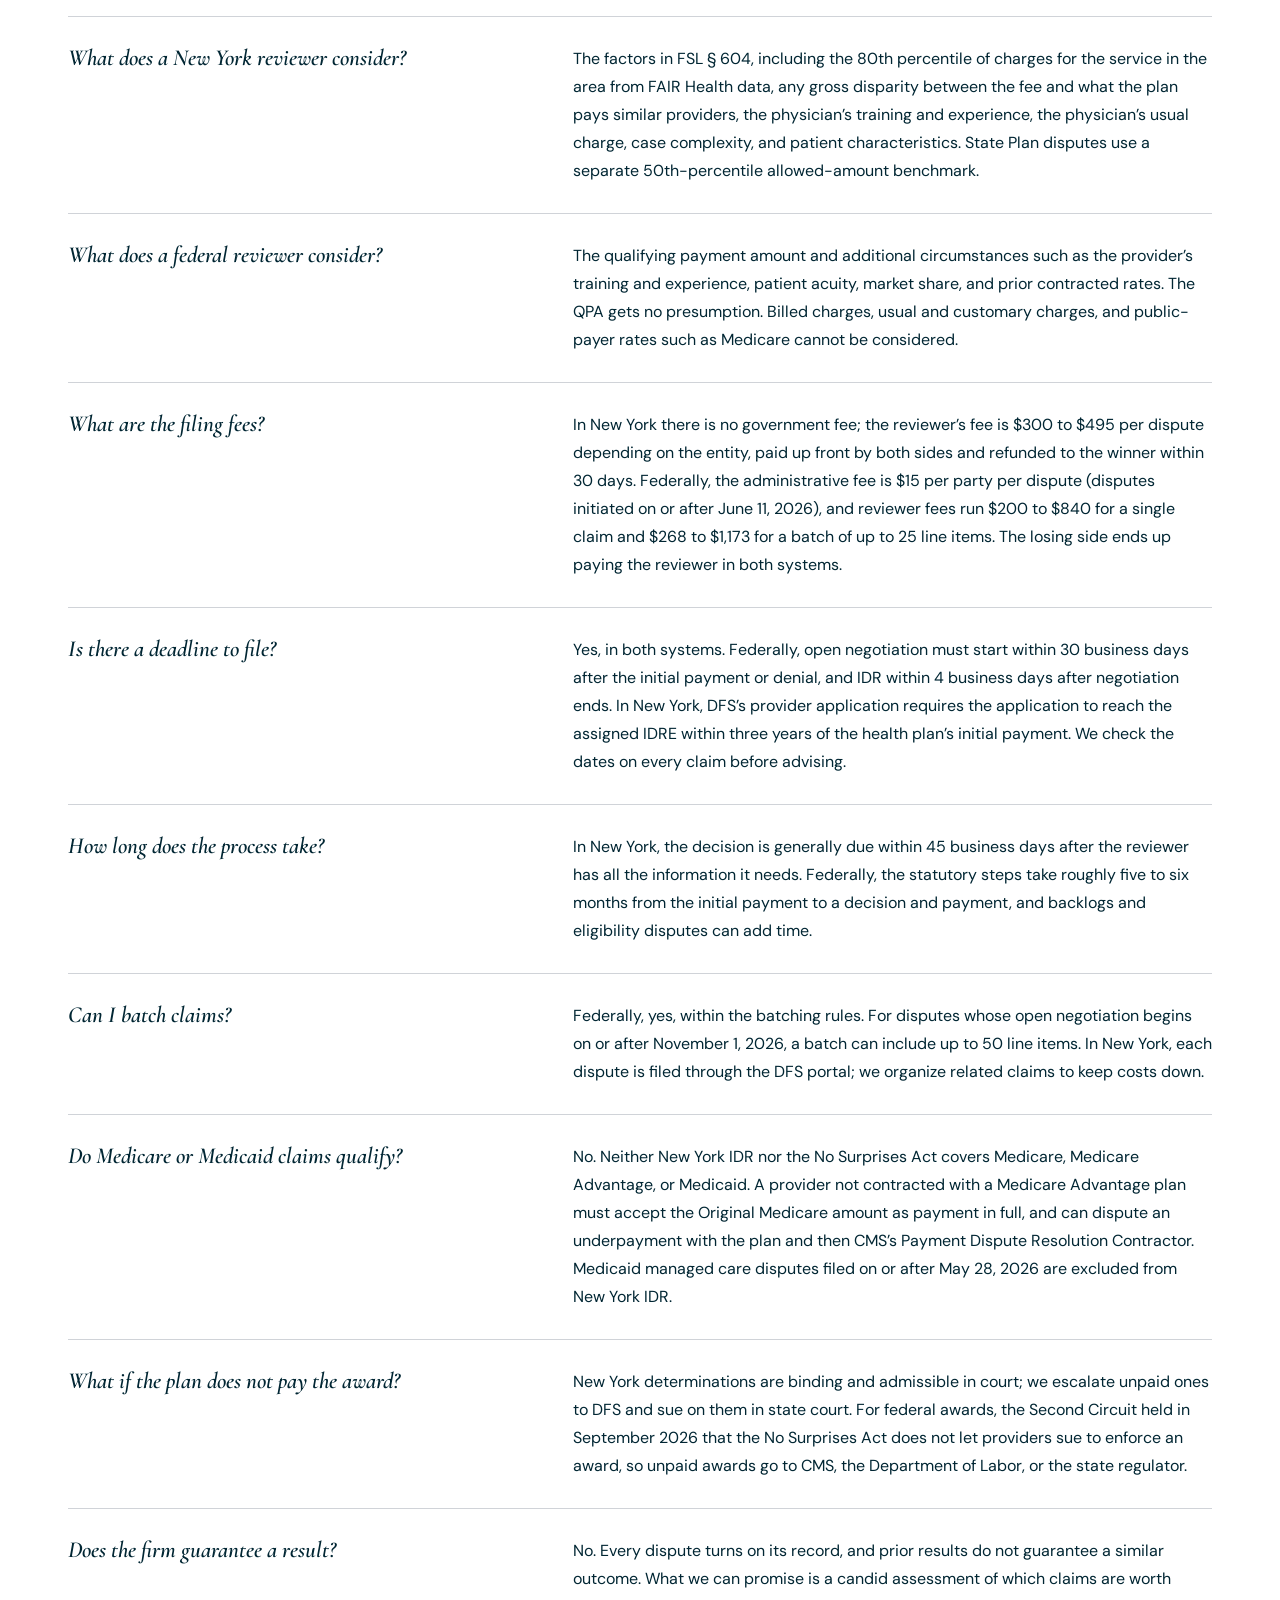
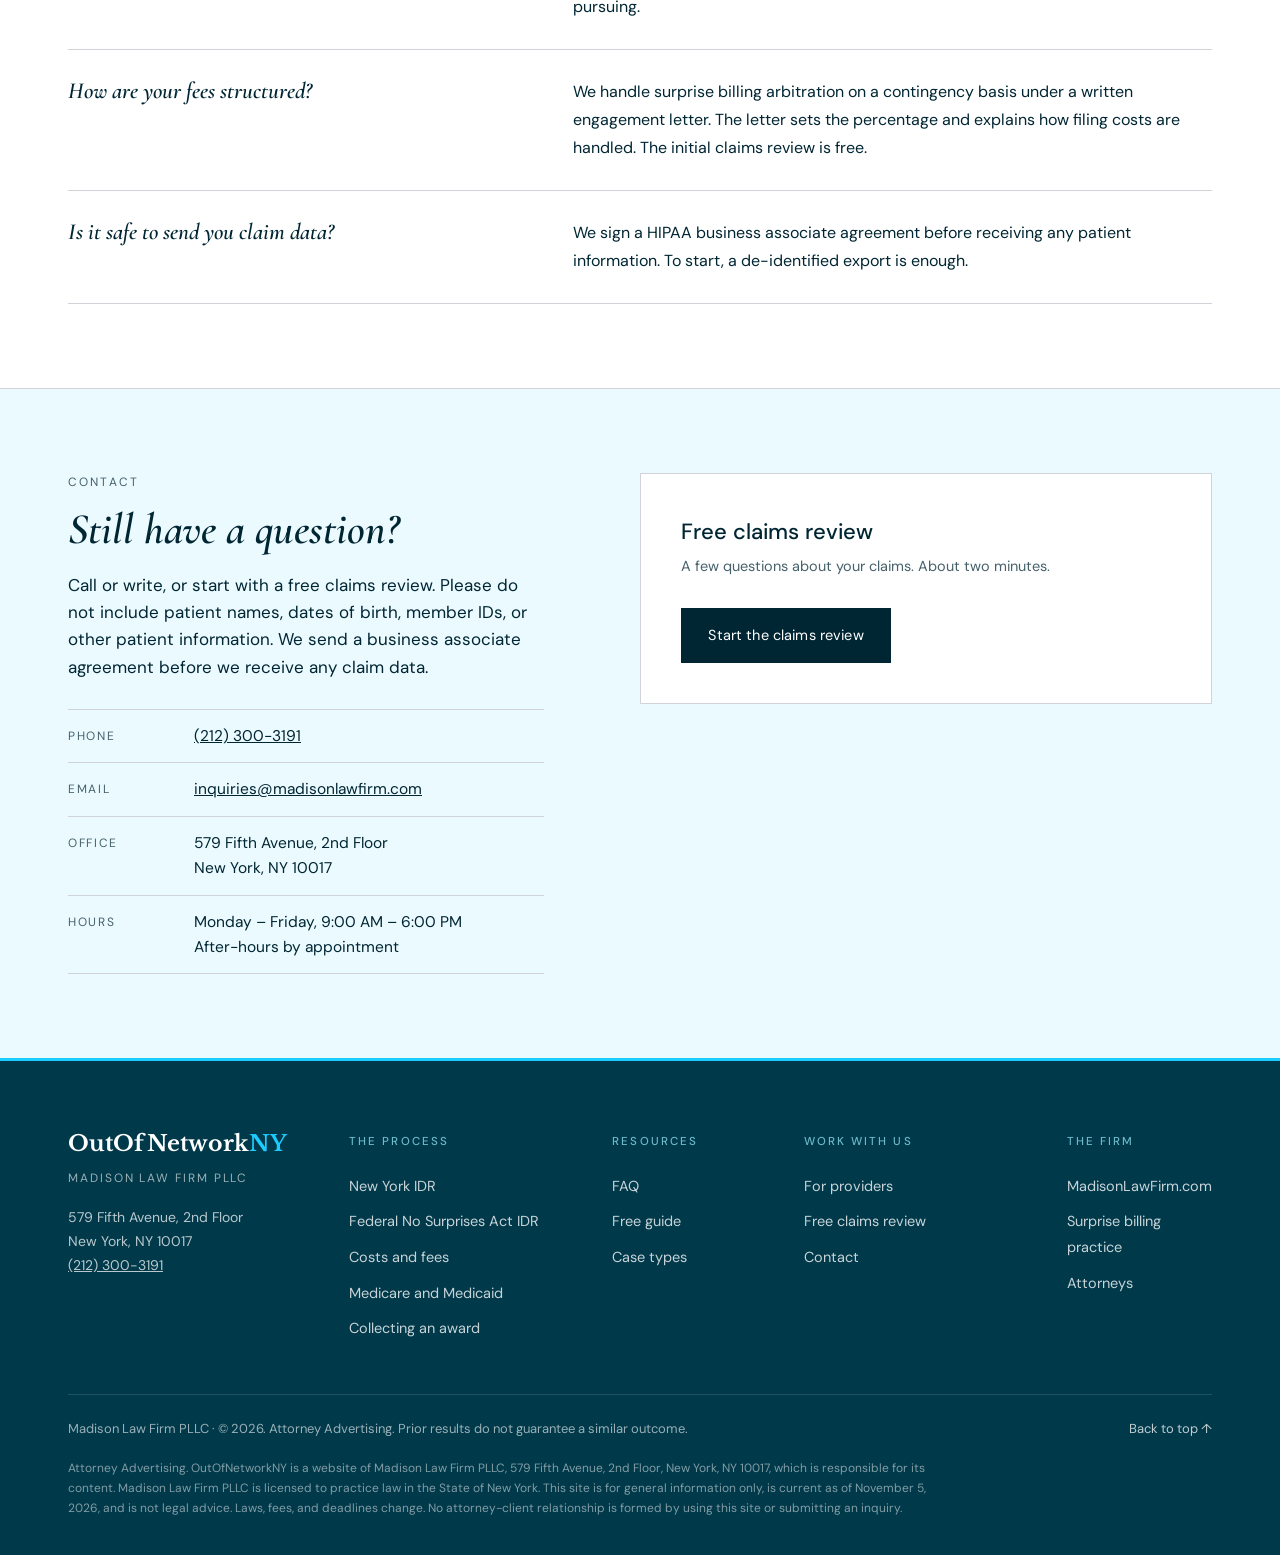
<file: faq.html>
<!DOCTYPE html>
<html lang="en">
<!-- oon v3 · Madison design system · content verified November 5, 2026 -->
<head>
<meta charset="UTF-8">
<meta name="viewport" content="width=device-width, initial-scale=1.0">
<meta name="robots" content="index, follow, max-snippet:-1, max-image-preview:large">
<title>Out-of-Network Reimbursement &amp; IDR FAQ (2026) | OutOfNetworkNY</title>
<meta name="description" content="Answers on New York IDR and federal No Surprises Act arbitration: eligibility, 2026 fees, deadlines, batching, Medicare and Medicaid, and unpaid awards.">
<link rel="canonical" href="https://www.outofnetworkny.com/faq">
<link rel="icon" href="/favicon.svg" type="image/svg+xml">
<meta name="theme-color" content="#012633">
<meta property="og:type" content="website">
<meta property="og:site_name" content="OutOfNetworkNY · Madison Law Firm PLLC">
<meta property="og:title" content="Out-of-Network Reimbursement &amp; IDR FAQ (2026) | OutOfNetworkNY">
<meta property="og:description" content="Answers on New York IDR and federal No Surprises Act arbitration: eligibility, 2026 fees, deadlines, batching, Medicare and Medicaid, and unpaid awards.">
<meta property="og:url" content="https://www.outofnetworkny.com/faq">
<meta name="twitter:card" content="summary">
<link rel="preconnect" href="https://fonts.googleapis.com">
<link rel="preconnect" href="https://fonts.gstatic.com" crossorigin>
<link href="https://fonts.googleapis.com/css2?family=Cormorant+Garamond:ital,wght@0,500;0,600;1,500;1,600&family=Libre+Baskerville:wght@700&family=DM+Sans:opsz,wght@9..40,300;9..40,400;9..40,500;9..40,600&display=swap" rel="stylesheet">
<link rel="stylesheet" href="/assets/site.css?v3-20261105">
<style>
#ada-skip-link{position:absolute;top:-60px;left:8px;z-index:999999;background:#0e1b2e;color:#fff;padding:10px 18px;font-size:14px;font-weight:700;border-radius:0 0 6px 6px;text-decoration:none;transition:top .2s}
#ada-skip-link:focus{top:0}
#ada-toolbar-wrap{position:fixed;bottom:24px;left:24px;z-index:99999;font-family:Arial,sans-serif}
#ada-toggle-btn{background:#0e1b2e;color:#fff;border:none;cursor:pointer;padding:0;border-radius:50%;width:48px;height:48px;display:flex;flex-direction:column;align-items:center;justify-content:center;gap:4px;font-size:10px;line-height:1.2;letter-spacing:.03em;box-shadow:0 2px 12px rgba(0,0,0,.3);transition:background .2s}
#ada-toggle-btn:hover{background:#b8965a}
#ada-toggle-btn svg{width:20px;height:20px}
#ada-panel{background:#fff;border:1px solid #e5e7eb;border-radius:12px;box-shadow:0 -4px 24px rgba(0,0,0,.15);width:240px;overflow:hidden;display:none;flex-direction:column;position:absolute;bottom:56px;left:0}
#ada-panel.open{display:flex}
.ada-panel-inner{padding:14px 12px;width:240px;box-sizing:border-box}
.ada-title{font-size:12px;font-weight:700;color:#0e1b2e;letter-spacing:.06em;text-transform:uppercase;margin-bottom:12px;padding-bottom:8px;border-bottom:2px solid #b8965a;display:flex;align-items:center;gap:6px}
.ada-section{margin-bottom:12px}
.ada-section-label{font-size:10px;font-weight:700;color:#6b7280;text-transform:uppercase;letter-spacing:.08em;margin-bottom:6px}
.ada-btn-row{display:flex;gap:6px;flex-wrap:wrap}
.ada-btn{flex:1 1 0;min-width:60px;background:#f3f4f6;border:1.5px solid #e5e7eb;border-radius:6px;padding:7px 6px;font-size:11px;font-weight:600;color:#374151;cursor:pointer;transition:.18s;text-align:center;line-height:1.3}
.ada-btn:hover{background:#f5f0e8;border-color:#b8965a;color:#b8965a}
.ada-btn.active{background:#0e1b2e;border-color:#0e1b2e;color:#fff}
.ada-btn-full{width:100%;background:#f3f4f6;border:1.5px solid #e5e7eb;border-radius:6px;padding:8px 10px;font-size:11px;font-weight:600;color:#374151;cursor:pointer;transition:.18s;text-align:left;display:flex;align-items:center;gap:8px;line-height:1.3;margin-bottom:4px}
.ada-btn-full:hover{background:#f5f0e8;border-color:#b8965a;color:#b8965a}
.ada-btn-full.active{background:#0e1b2e;border-color:#0e1b2e;color:#fff}
.ada-reset{width:100%;background:#fef2f2;border:1.5px solid #fca5a5;border-radius:6px;padding:8px 10px;font-size:11px;font-weight:700;color:#991b1b;cursor:pointer;transition:.18s;margin-top:4px}
.ada-reset:hover{background:#fee2e2}
#ada-reading-guide-line{display:none;position:fixed;left:0;width:100%;height:28px;background:rgba(14,27,46,.1);border-top:2px solid rgba(14,27,46,.4);border-bottom:2px solid rgba(14,27,46,.4);pointer-events:none;z-index:99998}
body.ada-reading-guide #ada-reading-guide-line{display:block}
body.ada-high-contrast,body.ada-high-contrast *{background-color:#000!important;color:#fff!important;border-color:#fff!important}
body.ada-high-contrast a,body.ada-high-contrast a *{color:#ff0!important}
body.ada-inverted{filter:invert(100%) hue-rotate(180deg)!important}
body.ada-inverted img,body.ada-inverted video{filter:invert(100%) hue-rotate(180deg)!important}
body.ada-dyslexia,body.ada-dyslexia *{font-family:OpenDyslexic,"Comic Sans MS",Arial,sans-serif!important;letter-spacing:.05em!important;word-spacing:.1em!important}
body.ada-highlight-links a{background:#ff0!important;color:#000!important;text-decoration:underline!important;outline:2px solid #000!important;padding:0 2px!important}
body.ada-pause-anim *,body.ada-pause-anim ::before,body.ada-pause-anim ::after{animation-play-state:paused!important;transition:none!important}
body.ada-focus-visible :focus{outline:3px solid #b8965a!important;outline-offset:3px!important;box-shadow:0 0 0 5px rgba(184,150,90,.3)!important}
body.ada-reading-guide *{cursor:none!important}
body.ada-letter-space *{letter-spacing:.12em!important}
body.ada-line-height *{line-height:1.9!important}
</style>

<script type="application/ld+json">
{
 "@context": "https://schema.org",
 "@graph": [
  {
   "@type": [
    "LegalService",
    "LocalBusiness"
   ],
   "@id": "https://www.outofnetworkny.com/#firm",
   "name": "Madison Law Firm PLLC",
   "alternateName": "OutOfNetworkNY",
   "url": "https://www.outofnetworkny.com/",
   "telephone": "+12123003191",
   "email": "inquiries@madisonlawfirm.com",
   "address": {
    "@type": "PostalAddress",
    "streetAddress": "579 Fifth Avenue, 2nd Floor",
    "addressLocality": "New York",
    "addressRegion": "NY",
    "postalCode": "10017",
    "addressCountry": "US"
   },
   "areaServed": {
    "@type": "State",
    "name": "New York"
   },
   "sameAs": [
    "https://www.madisonlawfirm.com/surprise-billing-arbitration"
   ]
  },
  {
   "@type": "BreadcrumbList",
   "itemListElement": [
    {
     "@type": "ListItem",
     "position": 1,
     "name": "Home",
     "item": "https://www.outofnetworkny.com/"
    },
    {
     "@type": "ListItem",
     "position": 2,
     "name": "FAQ",
     "item": "https://www.outofnetworkny.com/faq"
    }
   ]
  },
  {
   "@type": "FAQPage",
   "mainEntity": [
    {
     "@type": "Question",
     "name": "What is the difference between New York IDR and federal IDR?",
     "acceptedAnswer": {
      "@type": "Answer",
      "text": "They cover different plans. New York IDR, under Financial Services Law Article 6, covers fully insured New York plans and, since August 26, 2026, the Empire Plan and Student Employee Health Plan. Federal IDR, under the No Surprises Act, covers self-funded employer plans and insured plans not governed by a state process. For a fully insured New York plan, New York’s process generally applies instead of the federal one. The processes also weigh different factors and have different fees and deadlines."
     }
    },
    {
     "@type": "Question",
     "name": "How do I tell whether a plan is fully insured or self-funded?",
     "acceptedAnswer": {
      "@type": "Answer",
      "text": "The card or EOB may say “self-funded,” “self-insured,” or “administered by” a carrier, which suggests a self-funded plan. Large employers usually self-fund. The plan line matters more than the carrier, because the same carrier often runs both kinds. When in doubt, the plan can confirm it, and we check it as part of every review."
     }
    },
    {
     "@type": "Question",
     "name": "What is a surprise bill under New York law?",
     "acceptedAnswer": {
      "@type": "Answer",
      "text": "Generally, a bill from an out-of-network physician for services at an in-network hospital or ambulatory surgery center where an in-network physician was unavailable, or the out-of-network physician provided services without the patient’s knowledge, or unforeseen circumstances arose. It also covers certain referrals by an in-network physician made without the patient’s signed acknowledgment. It does not cover a patient who chose an out-of-network physician when an in-network one was available."
     }
    },
    {
     "@type": "Question",
     "name": "Can an anesthesiologist or radiologist have the patient consent to a balance bill?",
     "acceptedAnswer": {
      "@type": "Answer",
      "text": "Not at an in-network facility. Federal rules bar anesthesia, radiology, pathology and lab, emergency medicine, neonatology, assistant surgeons, hospitalists, and intensivists from using the notice-and-consent waiver (45 C.F.R. § 149.420). The payment dispute runs against the plan."
     }
    },
    {
     "@type": "Question",
     "name": "What does a New York reviewer consider?",
     "acceptedAnswer": {
      "@type": "Answer",
      "text": "The factors in FSL § 604, including the 80th percentile of charges for the service in the area from FAIR Health data, any gross disparity between the fee and what the plan pays similar providers, the physician’s training and experience, the physician’s usual charge, case complexity, and patient characteristics. State Plan disputes use a separate 50th-percentile allowed-amount benchmark."
     }
    },
    {
     "@type": "Question",
     "name": "What does a federal reviewer consider?",
     "acceptedAnswer": {
      "@type": "Answer",
      "text": "The qualifying payment amount and additional circumstances such as the provider’s training and experience, patient acuity, market share, and prior contracted rates. The QPA gets no presumption. Billed charges, usual and customary charges, and public-payer rates such as Medicare cannot be considered."
     }
    },
    {
     "@type": "Question",
     "name": "What are the filing fees?",
     "acceptedAnswer": {
      "@type": "Answer",
      "text": "In New York there is no government fee; the reviewer’s fee is $300 to $495 per dispute depending on the entity, paid up front by both sides and refunded to the winner within 30 days. Federally, the administrative fee is $15 per party per dispute (disputes initiated on or after June 11, 2026), and reviewer fees run $200 to $840 for a single claim and $268 to $1,173 for a batch of up to 25 line items. The losing side ends up paying the reviewer in both systems."
     }
    },
    {
     "@type": "Question",
     "name": "Is there a deadline to file?",
     "acceptedAnswer": {
      "@type": "Answer",
      "text": "Yes, in both systems. Federally, open negotiation must start within 30 business days after the initial payment or denial, and IDR within 4 business days after negotiation ends. In New York, DFS’s provider application requires the application to reach the assigned IDRE within three years of the health plan’s initial payment. We check the dates on every claim before advising."
     }
    },
    {
     "@type": "Question",
     "name": "How long does the process take?",
     "acceptedAnswer": {
      "@type": "Answer",
      "text": "In New York, the decision is generally due within 45 business days after the reviewer has all the information it needs. Federally, the statutory steps take roughly five to six months from the initial payment to a decision and payment, and backlogs and eligibility disputes can add time."
     }
    },
    {
     "@type": "Question",
     "name": "Can I batch claims?",
     "acceptedAnswer": {
      "@type": "Answer",
      "text": "Federally, yes, within the batching rules. For disputes whose open negotiation begins on or after November 1, 2026, a batch can include up to 50 line items. In New York, each dispute is filed through the DFS portal; we organize related claims to keep costs down."
     }
    },
    {
     "@type": "Question",
     "name": "Do Medicare or Medicaid claims qualify?",
     "acceptedAnswer": {
      "@type": "Answer",
      "text": "No. Neither New York IDR nor the No Surprises Act covers Medicare, Medicare Advantage, or Medicaid. A provider not contracted with a Medicare Advantage plan must accept the Original Medicare amount as payment in full, and can dispute an underpayment with the plan and then CMS’s Payment Dispute Resolution Contractor. Medicaid managed care disputes filed on or after May 28, 2026 are excluded from New York IDR."
     }
    },
    {
     "@type": "Question",
     "name": "What if the plan does not pay the award?",
     "acceptedAnswer": {
      "@type": "Answer",
      "text": "New York determinations are binding and admissible in court; we escalate unpaid ones to DFS and sue on them in state court. For federal awards, the Second Circuit held in September 2026 that the No Surprises Act does not let providers sue to enforce an award, so unpaid awards go to CMS, the Department of Labor, or the state regulator."
     }
    },
    {
     "@type": "Question",
     "name": "Does the firm guarantee a result?",
     "acceptedAnswer": {
      "@type": "Answer",
      "text": "No. Every dispute turns on its record, and prior results do not guarantee a similar outcome. What we can promise is a candid assessment of which claims are worth pursuing."
     }
    },
    {
     "@type": "Question",
     "name": "How are your fees structured?",
     "acceptedAnswer": {
      "@type": "Answer",
      "text": "We handle surprise billing arbitration on a contingency basis under a written engagement letter. The letter sets the percentage and explains how filing costs are handled. The initial claims review is free."
     }
    },
    {
     "@type": "Question",
     "name": "Is it safe to send you claim data?",
     "acceptedAnswer": {
      "@type": "Answer",
      "text": "We sign a HIPAA business associate agreement before receiving any patient information. To start, a de-identified export is enough."
     }
    }
   ]
  }
 ]
}
</script>
</head>
<body>
<header class="site-header"><div class="wrap">
  <a href="/" class="brand" aria-label="OutOfNetworkNY by Madison Law Firm PLLC, home"><span class="oon-logo"><span class="oon-brand">OutOfNetwork<span class="oon-ny">NY</span></span><span class="oon-sub">by Madison Law Firm PLLC</span></span></a>
  <button class="nav-toggle" aria-expanded="false" aria-controls="site-nav">Menu</button>
  <ul class="nav" id="site-nav">
    <li><a href="/for-providers">For Providers</a></li><li><a href="/how-it-works">How It Works</a></li><li><a href="/case-types">Case Types</a></li><li><a href="/faq" aria-current="page">FAQ</a></li><li><a href="/free-guide">Free Guide</a></li><li><a href="/contact">Contact</a></li><li><a href="/case-evaluator" class="cta">Free claims review</a></li>
  </ul>
  <ul class="nav-right"><li><a href="tel:+12123003191">(212) 300-3191</a></li></ul>
</div></header>
<main id="main-content">
<section class="hero-band landing"><div class="wrap"><nav class="crumbs" aria-label="Breadcrumb"><a href="/">Home</a><span>/</span>FAQ</nav>
  <h1><span class="h1-kicker">Frequently asked questions</span> Out-of-network arbitration questions, answered.</h1><p class="dek">Short answers on eligibility, fees, deadlines, Medicare and Medicaid, and collecting awards. Current through November 5, 2026.</p>
</div></section>
<section class="section "><div class="wrap"><h2 class="h2">The questions providers ask most</h2><div class="faq-list"><div class="faq-item"><h3 class="faq-q">What is the difference between New York IDR and federal IDR?</h3><div class="faq-a">They cover different plans. New York IDR, under Financial Services Law Article 6, covers fully insured New York plans and, since August 26, 2026, the Empire Plan and Student Employee Health Plan. Federal IDR, under the No Surprises Act, covers self-funded employer plans and insured plans not governed by a state process. For a fully insured New York plan, New York&rsquo;s process generally applies instead of the federal one. The processes also weigh different factors and have different fees and deadlines.</div></div><div class="faq-item"><h3 class="faq-q">How do I tell whether a plan is fully insured or self-funded?</h3><div class="faq-a">The card or EOB may say &ldquo;self-funded,&rdquo; &ldquo;self-insured,&rdquo; or &ldquo;administered by&rdquo; a carrier, which suggests a self-funded plan. Large employers usually self-fund. The plan line matters more than the carrier, because the same carrier often runs both kinds. When in doubt, the plan can confirm it, and we check it as part of every review.</div></div><div class="faq-item"><h3 class="faq-q">What is a surprise bill under New York law?</h3><div class="faq-a">Generally, a bill from an out-of-network physician for services at an in-network hospital or ambulatory surgery center where an in-network physician was unavailable, or the out-of-network physician provided services without the patient&rsquo;s knowledge, or unforeseen circumstances arose. It also covers certain referrals by an in-network physician made without the patient&rsquo;s signed acknowledgment. It does not cover a patient who chose an out-of-network physician when an in-network one was available.</div></div><div class="faq-item"><h3 class="faq-q">Can an anesthesiologist or radiologist have the patient consent to a balance bill?</h3><div class="faq-a">Not at an in-network facility. Federal rules bar anesthesia, radiology, pathology and lab, emergency medicine, neonatology, assistant surgeons, hospitalists, and intensivists from using the notice-and-consent waiver (45 C.F.R. &sect; 149.420). The payment dispute runs against the plan.</div></div><div class="faq-item"><h3 class="faq-q">What does a New York reviewer consider?</h3><div class="faq-a">The factors in FSL &sect; 604, including the 80th percentile of charges for the service in the area from FAIR Health data, any gross disparity between the fee and what the plan pays similar providers, the physician&rsquo;s training and experience, the physician&rsquo;s usual charge, case complexity, and patient characteristics. State Plan disputes use a separate 50th-percentile allowed-amount benchmark.</div></div><div class="faq-item"><h3 class="faq-q">What does a federal reviewer consider?</h3><div class="faq-a">The qualifying payment amount and additional circumstances such as the provider&rsquo;s training and experience, patient acuity, market share, and prior contracted rates. The QPA gets no presumption. Billed charges, usual and customary charges, and public-payer rates such as Medicare cannot be considered.</div></div><div class="faq-item"><h3 class="faq-q">What are the filing fees?</h3><div class="faq-a">In New York there is no government fee; the reviewer&rsquo;s fee is $300 to $495 per dispute depending on the entity, paid up front by both sides and refunded to the winner within 30 days. Federally, the administrative fee is $15 per party per dispute (disputes initiated on or after June 11, 2026), and reviewer fees run $200 to $840 for a single claim and $268 to $1,173 for a batch of up to 25 line items. The losing side ends up paying the reviewer in both systems.</div></div><div class="faq-item"><h3 class="faq-q">Is there a deadline to file?</h3><div class="faq-a">Yes, in both systems. Federally, open negotiation must start within 30 business days after the initial payment or denial, and IDR within 4 business days after negotiation ends. In New York, DFS&rsquo;s provider application requires the application to reach the assigned IDRE within three years of the health plan&rsquo;s initial payment. We check the dates on every claim before advising.</div></div><div class="faq-item"><h3 class="faq-q">How long does the process take?</h3><div class="faq-a">In New York, the decision is generally due within 45 business days after the reviewer has all the information it needs. Federally, the statutory steps take roughly five to six months from the initial payment to a decision and payment, and backlogs and eligibility disputes can add time.</div></div><div class="faq-item"><h3 class="faq-q">Can I batch claims?</h3><div class="faq-a">Federally, yes, within the batching rules. For disputes whose open negotiation begins on or after November 1, 2026, a batch can include up to 50 line items. In New York, each dispute is filed through the DFS portal; we organize related claims to keep costs down.</div></div><div class="faq-item"><h3 class="faq-q">Do Medicare or Medicaid claims qualify?</h3><div class="faq-a">No. Neither New York IDR nor the No Surprises Act covers Medicare, Medicare Advantage, or Medicaid. A provider not contracted with a Medicare Advantage plan must accept the Original Medicare amount as payment in full, and can dispute an underpayment with the plan and then CMS&rsquo;s Payment Dispute Resolution Contractor. Medicaid managed care disputes filed on or after May 28, 2026 are excluded from New York IDR.</div></div><div class="faq-item"><h3 class="faq-q">What if the plan does not pay the award?</h3><div class="faq-a">New York determinations are binding and admissible in court; we escalate unpaid ones to DFS and sue on them in state court. For federal awards, the Second Circuit held in September 2026 that the No Surprises Act does not let providers sue to enforce an award, so unpaid awards go to CMS, the Department of Labor, or the state regulator.</div></div><div class="faq-item"><h3 class="faq-q">Does the firm guarantee a result?</h3><div class="faq-a">No. Every dispute turns on its record, and prior results do not guarantee a similar outcome. What we can promise is a candid assessment of which claims are worth pursuing.</div></div><div class="faq-item"><h3 class="faq-q">How are your fees structured?</h3><div class="faq-a">We handle surprise billing arbitration on a contingency basis under a written engagement letter. The letter sets the percentage and explains how filing costs are handled. The initial claims review is free.</div></div><div class="faq-item"><h3 class="faq-q">Is it safe to send you claim data?</h3><div class="faq-a">We sign a HIPAA business associate agreement before receiving any patient information. To start, a de-identified export is enough.</div></div></div></div></section>
<section class="section mist"><div class="wrap"><div class="contact-grid"><div class="contact-info">
      <div class="kicker">Contact</div>
      <h2 class="h2">Still have a question?</h2>
      <p>Call or write, or start with a free claims review. Please do not include patient names, dates of birth, member IDs, or other patient information. We send a business associate agreement before we receive any claim data.</p>
      <ul class="cd">
        <li><span class="l">Phone</span><a href="tel:+12123003191">(212) 300-3191</a></li>
        <li><span class="l">Email</span><a href="&#109;&#97;&#105;&#108;&#116;&#111;&#58;&#105;&#110;&#113;&#117;&#105;&#114;&#105;&#101;&#115;&#64;&#109;&#97;&#100;&#105;&#115;&#111;&#110;&#108;&#97;&#119;&#102;&#105;&#114;&#109;&#46;&#99;&#111;&#109;">&#105;&#110;&#113;&#117;&#105;&#114;&#105;&#101;&#115;&#64;&#109;&#97;&#100;&#105;&#115;&#111;&#110;&#108;&#97;&#119;&#102;&#105;&#114;&#109;&#46;&#99;&#111;&#109;</a></li>
        <li><span class="l">Office</span><span>579 Fifth Avenue, 2nd Floor<br>New York, NY 10017</span></li>
        <li><span class="l">Hours</span><span>Monday &ndash; Friday, 9:00 AM &ndash; 6:00 PM<br>After-hours by appointment</span></li>
      </ul>
    </div><div class="contact-form"><h3>Free claims review</h3><p class="form-sub">A few questions about your claims. About two minutes.</p><p><a class="btn" href="/case-evaluator">Start the claims review</a></p></div></div></div></section>
</main>
<footer class="site-footer"><div class="wrap">
  <div class="f-top">
    <div class="f-brand"><span class="oon-logo light"><span class="oon-brand">OutOfNetwork<span class="oon-ny">NY</span></span></span><span class="f-firm">Madison Law Firm PLLC</span>
      <p>579 Fifth Avenue, 2nd Floor<br>New York, NY 10017<br><a href="tel:+12123003191" style="color:inherit">(212) 300-3191</a></p></div>
    <div class="f-col"><h4>The Process</h4><ul><li><a href="/how-it-works#new-york">New York IDR</a></li><li><a href="/how-it-works#federal">Federal No Surprises Act IDR</a></li><li><a href="/how-it-works#costs">Costs and fees</a></li><li><a href="/how-it-works#medicare">Medicare and Medicaid</a></li><li><a href="/how-it-works#awards">Collecting an award</a></li></ul></div>
    <div class="f-col"><h4>Resources</h4><ul><li><a href="/faq">FAQ</a></li><li><a href="/free-guide">Free guide</a></li><li><a href="/case-types">Case types</a></li></ul></div>
    <div class="f-col"><h4>Work With Us</h4><ul><li><a href="/for-providers">For providers</a></li><li><a href="/case-evaluator">Free claims review</a></li><li><a href="/contact">Contact</a></li></ul></div>
    <div class="f-col"><h4>The Firm</h4><ul><li><a href="https://www.madisonlawfirm.com/" target="_blank" rel="noopener">MadisonLawFirm.com</a></li><li><a href="https://www.madisonlawfirm.com/surprise-billing-arbitration" target="_blank" rel="noopener">Surprise billing practice</a></li><li><a href="https://www.madisonlawfirm.com/attorneys" target="_blank" rel="noopener">Attorneys</a></li></ul></div>
  </div>
  <div class="f-legal"><span>Madison Law Firm PLLC &middot; &copy; 2026. Attorney Advertising. Prior results do not guarantee a similar outcome.</span><a href="#main-content">Back to top &uarr;</a></div>
  <div class="footer-disc">Attorney Advertising. OutOfNetworkNY is a website of Madison Law Firm PLLC, 579 Fifth Avenue, 2nd Floor, New York, NY 10017, which is responsible for its content. Madison Law Firm PLLC is licensed to practice law in the State of New York. This site is for general information only, is current as of November 5, 2026, and is not legal advice. Laws, fees, and deadlines change. No attorney-client relationship is formed by using this site or submitting an inquiry.</div>
</div></footer>
<a id="ada-skip-link" href="#main-content">Skip to main content</a>
<div id="ada-reading-guide-line" role="presentation" aria-hidden="true"></div>
<div id="ada-toolbar-wrap" role="complementary" aria-label="Accessibility Tools">
  <div id="ada-panel" aria-hidden="true" role="dialog" aria-label="Accessibility Options">
    <div class="ada-panel-inner">
      <div class="ada-title"><svg aria-hidden="true" focusable="false" viewBox="0 0 24 24" fill="currentColor"><path d="M12 2a2 2 0 1 1 0 4 2 2 0 0 1 0-4zm-1 5h2l2 5-2 1v5h-2v-5l-2-1 2-5z"></path></svg>Accessibility</div>
      <div class="ada-section"><div class="ada-section-label">Text Size</div><div class="ada-btn-row">
        <button class="ada-btn" onclick="adaSetFontSize(90)">A&minus;</button>
        <button class="ada-btn active" id="ada-text-md" onclick="adaSetFontSize(100)">A</button>
        <button class="ada-btn" onclick="adaSetFontSize(115)">A+</button>
        <button class="ada-btn" onclick="adaSetFontSize(130)">A++</button>
      </div></div>
      <div class="ada-section"><div class="ada-section-label">Display</div>
        <button class="ada-btn-full" id="ada-contrast" onclick="adaToggleClass('ada-high-contrast','ada-contrast')">High Contrast</button>
        <button class="ada-btn-full" id="ada-invert" onclick="adaToggleClass('ada-inverted','ada-invert')">Invert Colors</button>
        <button class="ada-btn-full" id="ada-dyslexia-btn" onclick="adaToggleClass('ada-dyslexia','ada-dyslexia-btn')">Dyslexia Font</button>
        <button class="ada-btn-full" id="ada-links" onclick="adaToggleClass('ada-highlight-links','ada-links')">Highlight Links</button>
        <button class="ada-btn-full" id="ada-anim" onclick="adaToggleClass('ada-pause-anim','ada-anim')">&#9646; Pause Animations</button>
        <button class="ada-btn-full" id="ada-focus" onclick="adaToggleClass('ada-focus-visible','ada-focus')">Focus Indicator</button>
        <button class="ada-btn-full" id="ada-reading-guide-btn" onclick="adaToggleReadingGuide()">Reading Guide</button>
      </div>
      <div class="ada-section"><div class="ada-section-label">Spacing</div>
        <button class="ada-btn-full" id="ada-letter" onclick="adaToggleClass('ada-letter-space','ada-letter')">AB Letter Space</button>
        <button class="ada-btn-full" id="ada-line" onclick="adaToggleClass('ada-line-height','ada-line')">Line Height</button>
      </div>
      <button class="ada-reset" onclick="adaReset()">&#8635; Reset All</button>
    </div>
  </div>
  <button id="ada-toggle-btn" onclick="adaTogglePanel()" aria-expanded="false" aria-controls="ada-panel" aria-label="Open accessibility tools">
    <svg aria-hidden="true" focusable="false" viewBox="0 0 24 24" fill="currentColor"><circle cx="12" cy="4" r="2"></circle><path d="M12 8c-3 0-5 2-5 5v1h2v5h6v-5h2v-1c0-3-2-5-5-5z"></path></svg>
    <span>Access</span>
  </button>
</div>
<script>
function adaTogglePanel(){const p=document.getElementById('ada-panel'),b=document.getElementById('ada-toggle-btn'),o=p.classList.toggle('open');p.setAttribute('aria-hidden',String(!o));b.setAttribute('aria-expanded',String(o));}
function adaSetFontSize(p){document.documentElement.style.fontSize=p+'%';}
function adaToggleClass(bc,bi){const a=document.body.classList.toggle(bc);const b=document.getElementById(bi);if(b){b.classList.toggle('active',a);b.setAttribute('aria-pressed',String(a));}}
function adaToggleReadingGuide(){const a=document.body.classList.toggle('ada-reading-guide');const b=document.getElementById('ada-reading-guide-btn');if(b){b.classList.toggle('active',a);}if(a)document.addEventListener('mousemove',adaMoveGuide);else document.removeEventListener('mousemove',adaMoveGuide);}
function adaMoveGuide(e){const l=document.getElementById('ada-reading-guide-line');if(l)l.style.top=(e.clientY-14)+'px';}
function adaReset(){document.documentElement.style.fontSize='';['ada-high-contrast','ada-inverted','ada-dyslexia','ada-highlight-links','ada-pause-anim','ada-focus-visible','ada-reading-guide','ada-letter-space','ada-line-height'].forEach(c=>document.body.classList.remove(c));document.removeEventListener('mousemove',adaMoveGuide);document.querySelectorAll('.ada-btn-full.active,.ada-btn.active').forEach(e=>e.classList.remove('active'));document.documentElement.style.fontSize='';}
</script>
<script>
(function(){var b=document.querySelector('.nav-toggle'),n=document.getElementById('site-nav');if(!b||!n)return;
b.addEventListener('click',function(){var o=n.classList.toggle('open');b.setAttribute('aria-expanded',String(o));});})();
</script>
</body>
</html>
</file>
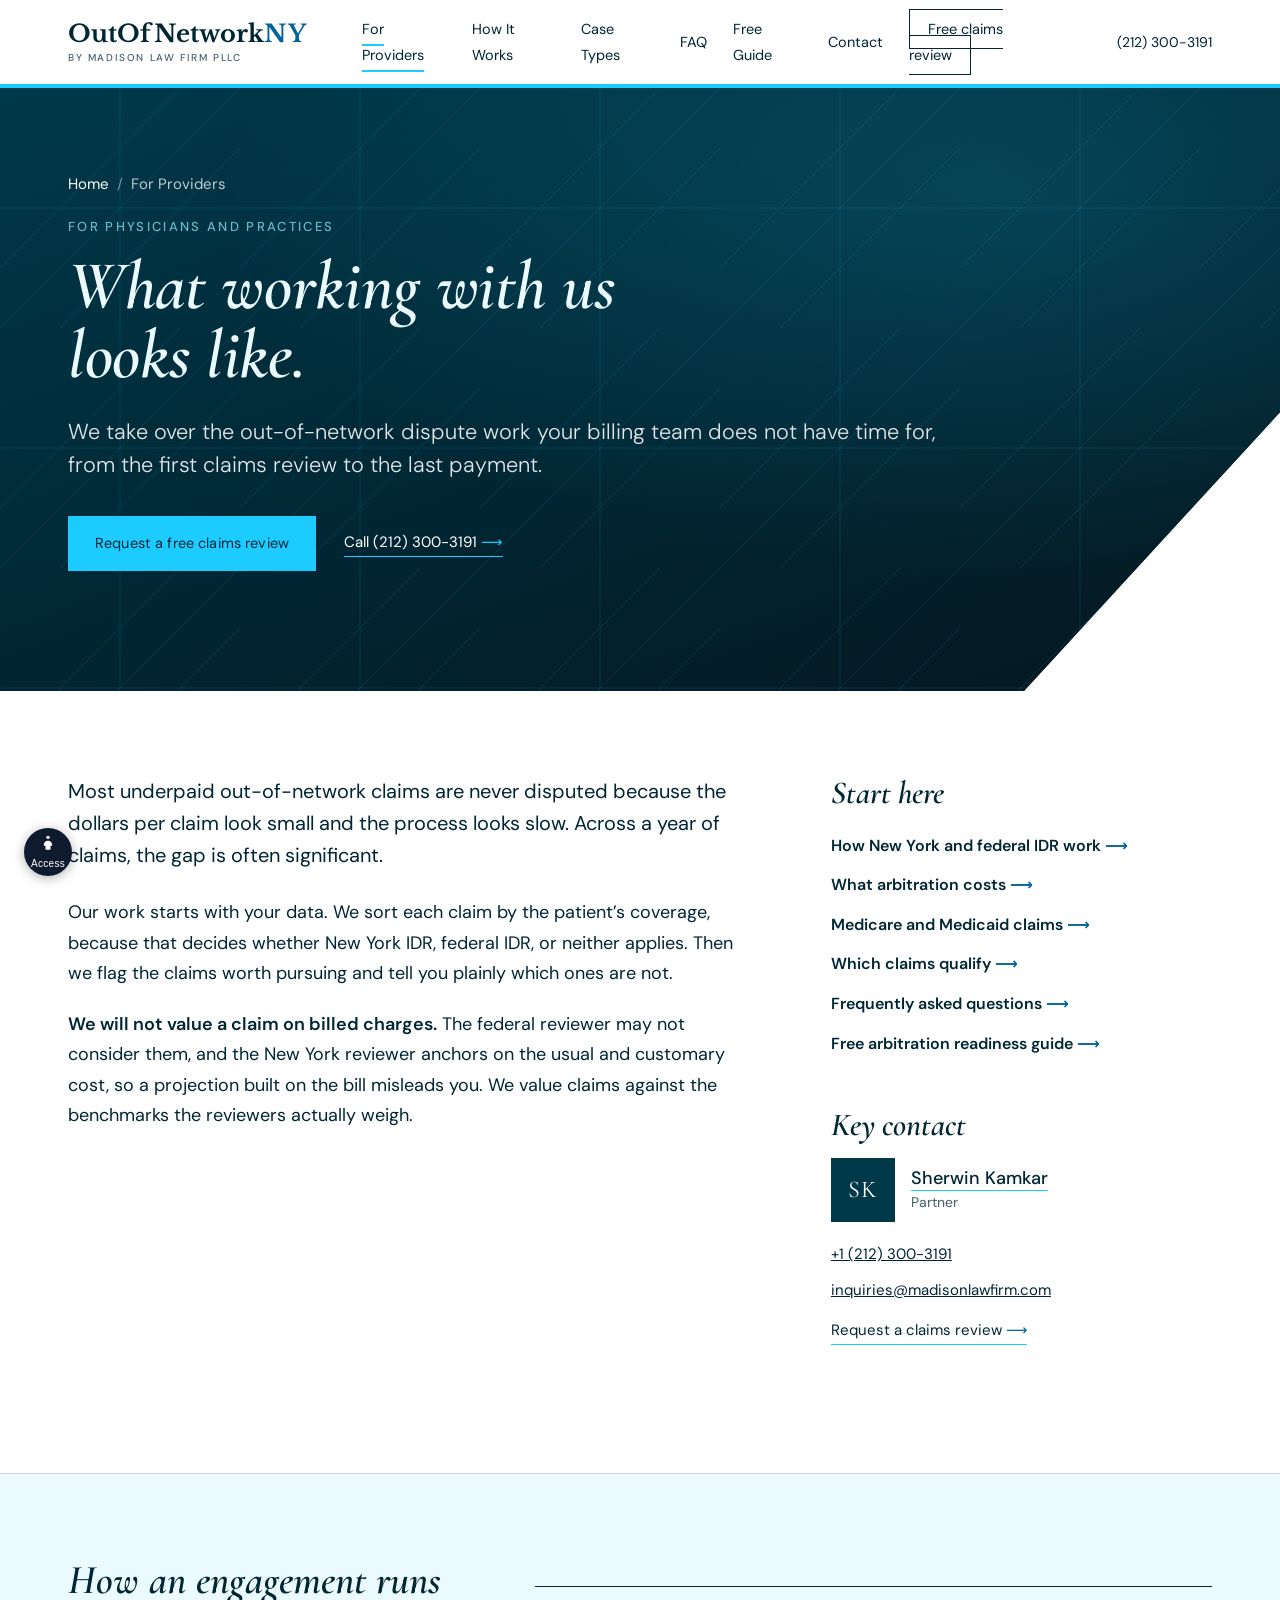
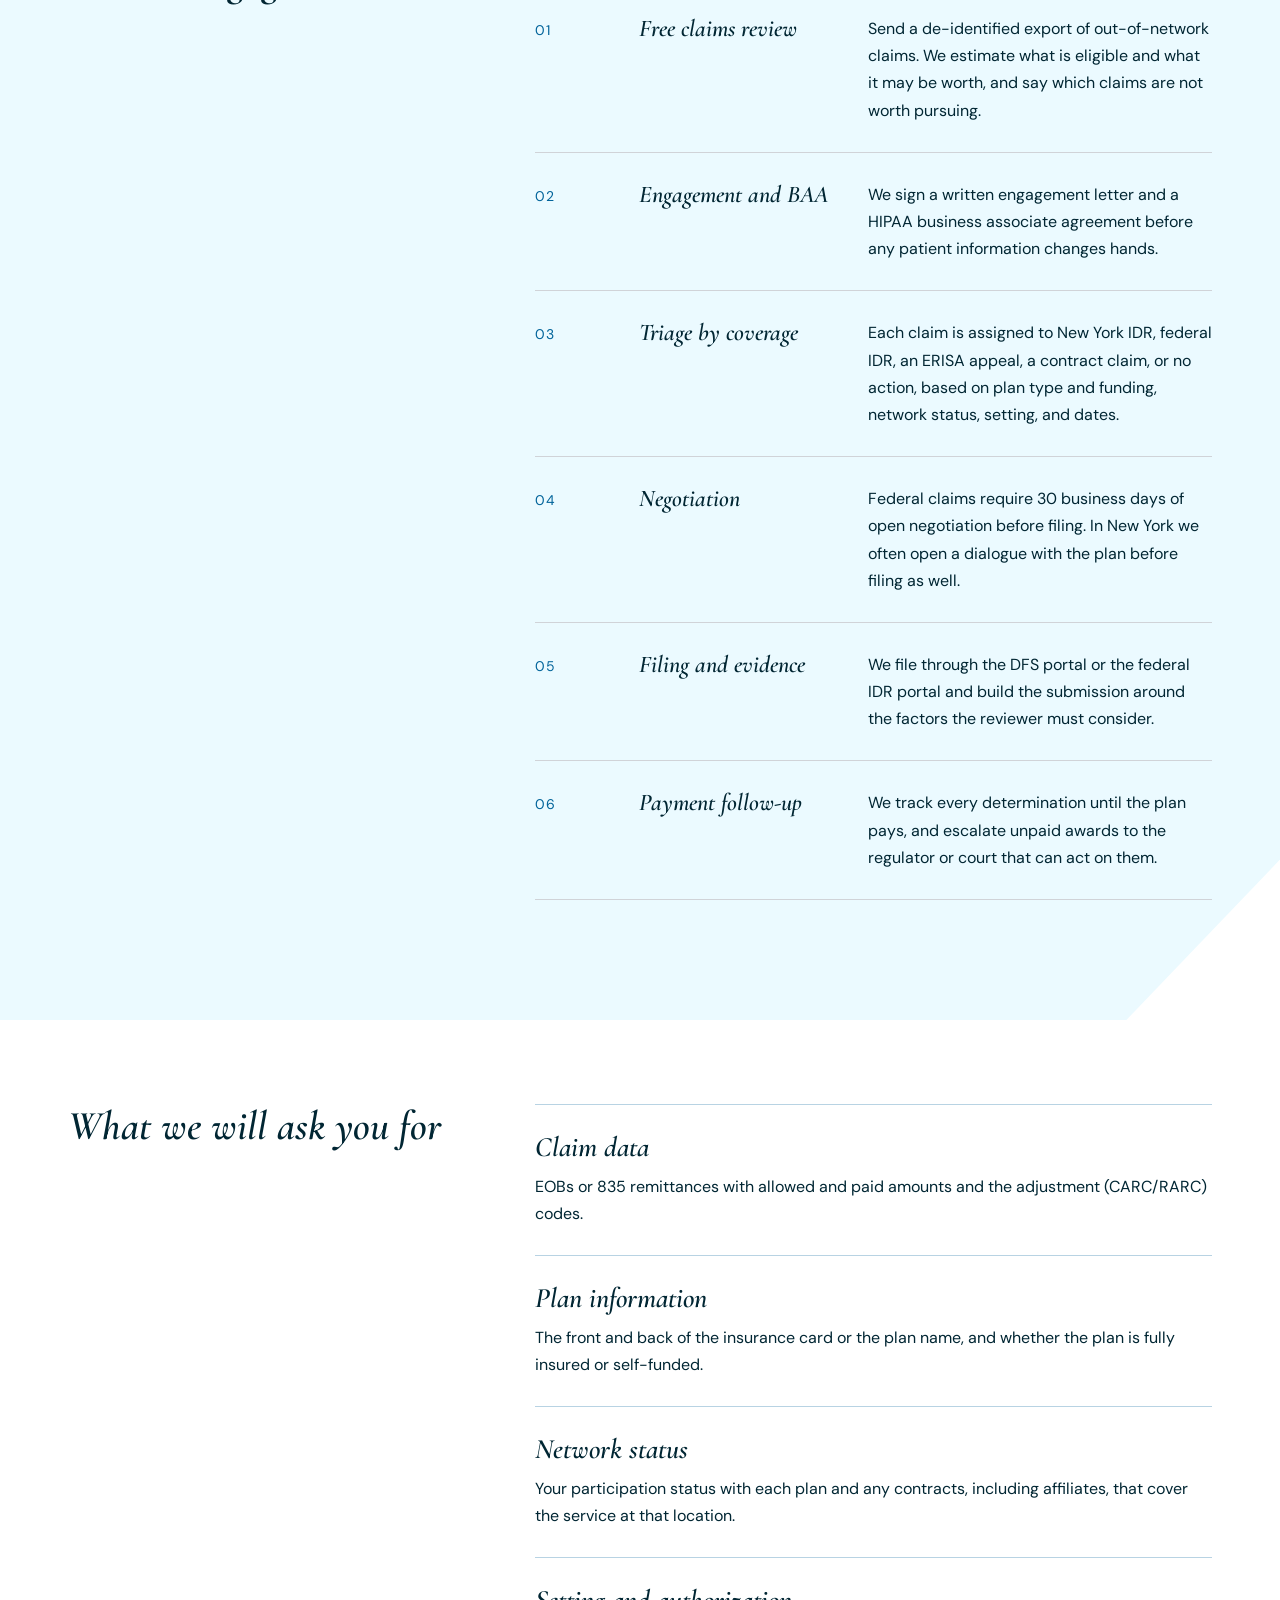
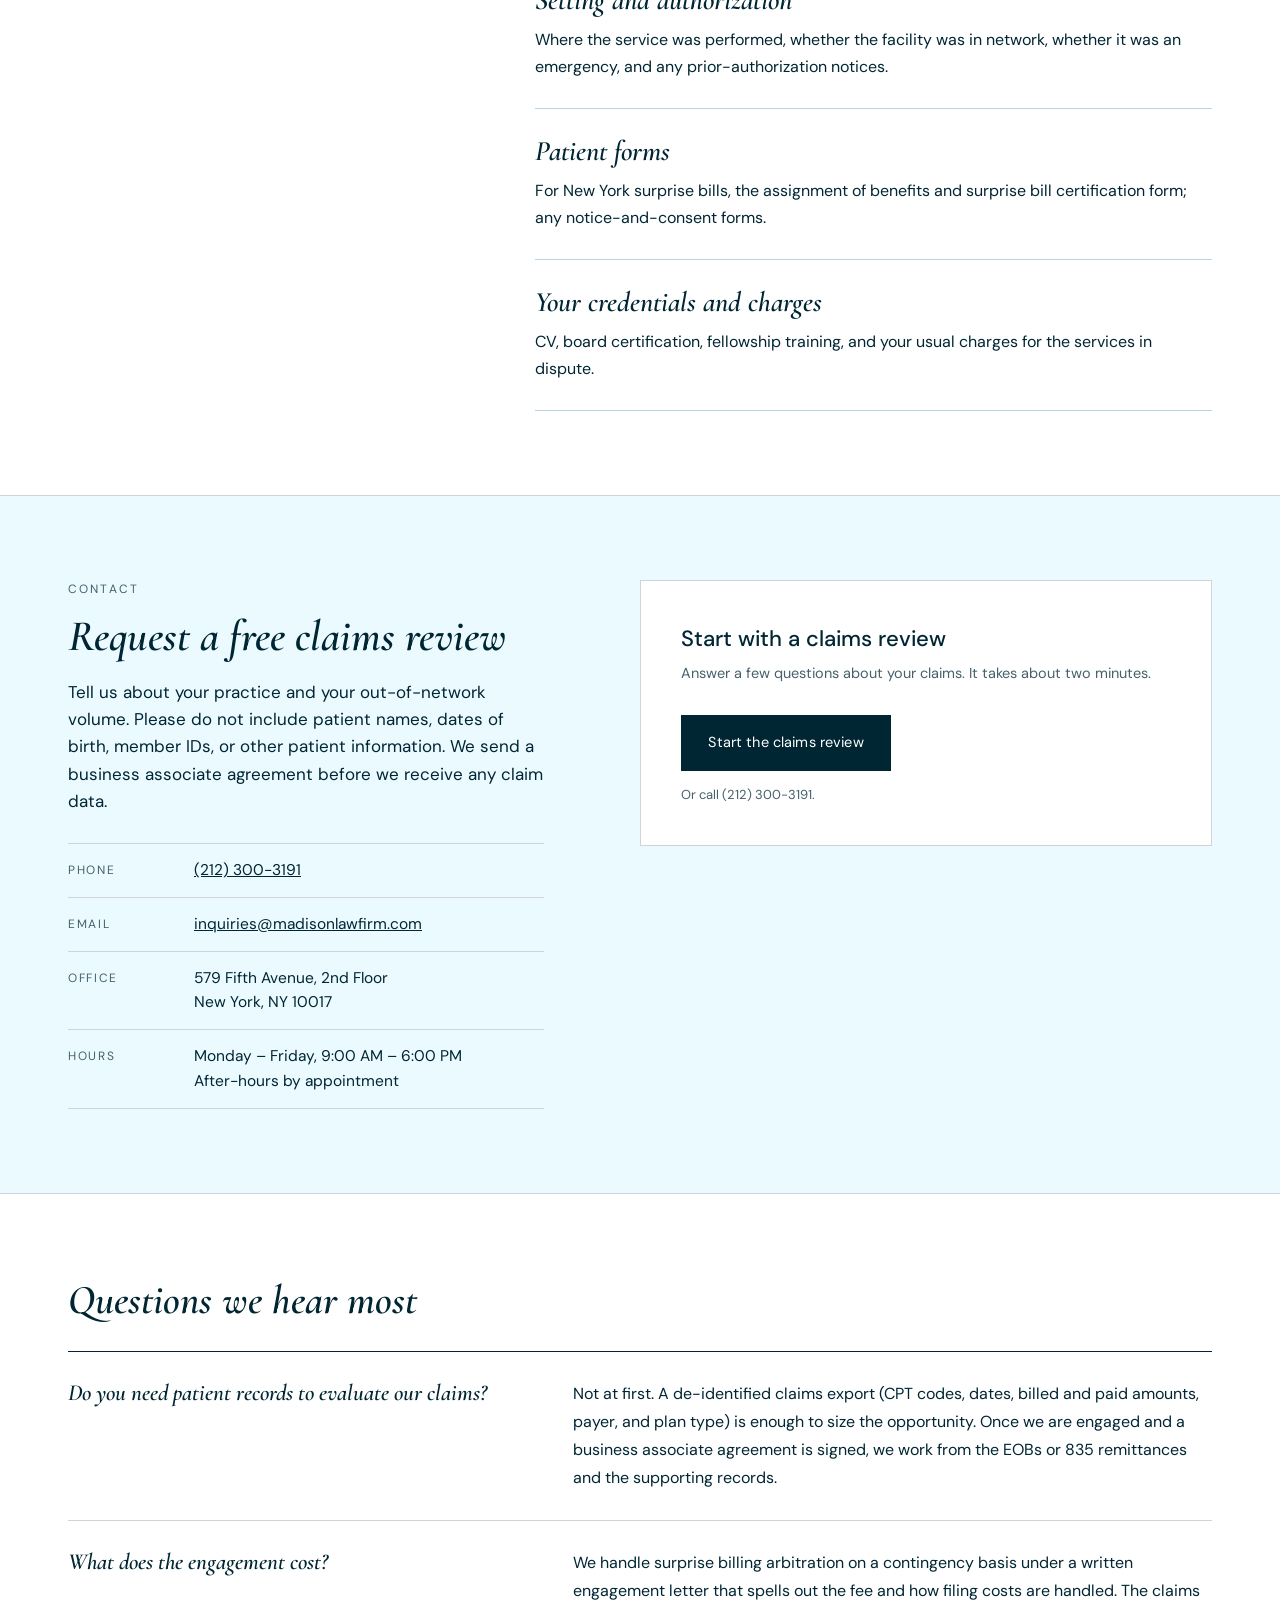
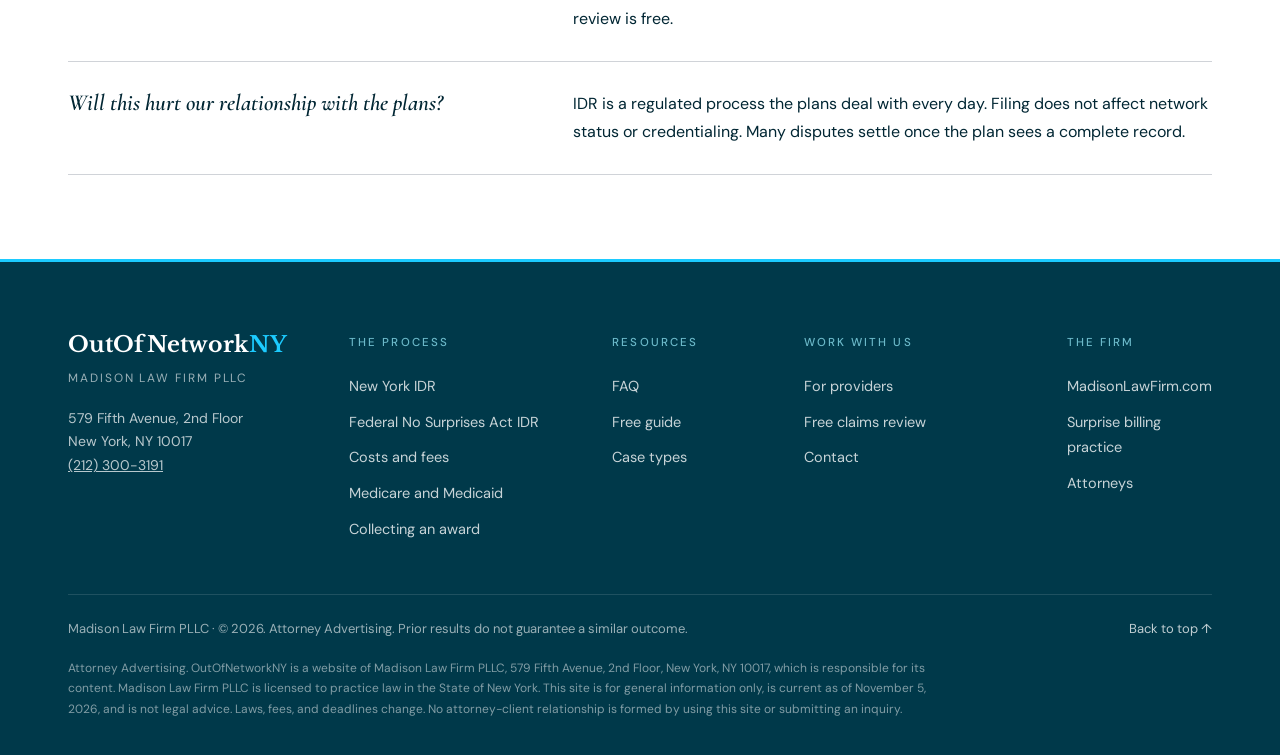
<file: for-providers.html>
<!DOCTYPE html>
<html lang="en">
<!-- oon v3 · Madison design system · content verified November 5, 2026 -->
<head>
<meta charset="UTF-8">
<meta name="viewport" content="width=device-width, initial-scale=1.0">
<meta name="robots" content="index, follow, max-snippet:-1, max-image-preview:large">
<title>For Providers: How We Handle OON Arbitration | OutOfNetworkNY</title>
<meta name="description" content="How Madison Law Firm handles out-of-network reimbursement disputes for New York physicians: claims review, BAA, triage by coverage, negotiation, IDR filing, and payment follow-up.">
<link rel="canonical" href="https://www.outofnetworkny.com/for-providers">
<link rel="icon" href="/favicon.svg" type="image/svg+xml">
<meta name="theme-color" content="#012633">
<meta property="og:type" content="website">
<meta property="og:site_name" content="OutOfNetworkNY · Madison Law Firm PLLC">
<meta property="og:title" content="For Providers: How We Handle OON Arbitration | OutOfNetworkNY">
<meta property="og:description" content="How Madison Law Firm handles out-of-network reimbursement disputes for New York physicians: claims review, BAA, triage by coverage, negotiation, IDR filing, and payment follow-up.">
<meta property="og:url" content="https://www.outofnetworkny.com/for-providers">
<meta name="twitter:card" content="summary">
<link rel="preconnect" href="https://fonts.googleapis.com">
<link rel="preconnect" href="https://fonts.gstatic.com" crossorigin>
<link href="https://fonts.googleapis.com/css2?family=Cormorant+Garamond:ital,wght@0,500;0,600;1,500;1,600&family=Libre+Baskerville:wght@700&family=DM+Sans:opsz,wght@9..40,300;9..40,400;9..40,500;9..40,600&display=swap" rel="stylesheet">
<link rel="stylesheet" href="/assets/site.css?v3-20261105">
<style>
#ada-skip-link{position:absolute;top:-60px;left:8px;z-index:999999;background:#0e1b2e;color:#fff;padding:10px 18px;font-size:14px;font-weight:700;border-radius:0 0 6px 6px;text-decoration:none;transition:top .2s}
#ada-skip-link:focus{top:0}
#ada-toolbar-wrap{position:fixed;bottom:24px;left:24px;z-index:99999;font-family:Arial,sans-serif}
#ada-toggle-btn{background:#0e1b2e;color:#fff;border:none;cursor:pointer;padding:0;border-radius:50%;width:48px;height:48px;display:flex;flex-direction:column;align-items:center;justify-content:center;gap:4px;font-size:10px;line-height:1.2;letter-spacing:.03em;box-shadow:0 2px 12px rgba(0,0,0,.3);transition:background .2s}
#ada-toggle-btn:hover{background:#b8965a}
#ada-toggle-btn svg{width:20px;height:20px}
#ada-panel{background:#fff;border:1px solid #e5e7eb;border-radius:12px;box-shadow:0 -4px 24px rgba(0,0,0,.15);width:240px;overflow:hidden;display:none;flex-direction:column;position:absolute;bottom:56px;left:0}
#ada-panel.open{display:flex}
.ada-panel-inner{padding:14px 12px;width:240px;box-sizing:border-box}
.ada-title{font-size:12px;font-weight:700;color:#0e1b2e;letter-spacing:.06em;text-transform:uppercase;margin-bottom:12px;padding-bottom:8px;border-bottom:2px solid #b8965a;display:flex;align-items:center;gap:6px}
.ada-section{margin-bottom:12px}
.ada-section-label{font-size:10px;font-weight:700;color:#6b7280;text-transform:uppercase;letter-spacing:.08em;margin-bottom:6px}
.ada-btn-row{display:flex;gap:6px;flex-wrap:wrap}
.ada-btn{flex:1 1 0;min-width:60px;background:#f3f4f6;border:1.5px solid #e5e7eb;border-radius:6px;padding:7px 6px;font-size:11px;font-weight:600;color:#374151;cursor:pointer;transition:.18s;text-align:center;line-height:1.3}
.ada-btn:hover{background:#f5f0e8;border-color:#b8965a;color:#b8965a}
.ada-btn.active{background:#0e1b2e;border-color:#0e1b2e;color:#fff}
.ada-btn-full{width:100%;background:#f3f4f6;border:1.5px solid #e5e7eb;border-radius:6px;padding:8px 10px;font-size:11px;font-weight:600;color:#374151;cursor:pointer;transition:.18s;text-align:left;display:flex;align-items:center;gap:8px;line-height:1.3;margin-bottom:4px}
.ada-btn-full:hover{background:#f5f0e8;border-color:#b8965a;color:#b8965a}
.ada-btn-full.active{background:#0e1b2e;border-color:#0e1b2e;color:#fff}
.ada-reset{width:100%;background:#fef2f2;border:1.5px solid #fca5a5;border-radius:6px;padding:8px 10px;font-size:11px;font-weight:700;color:#991b1b;cursor:pointer;transition:.18s;margin-top:4px}
.ada-reset:hover{background:#fee2e2}
#ada-reading-guide-line{display:none;position:fixed;left:0;width:100%;height:28px;background:rgba(14,27,46,.1);border-top:2px solid rgba(14,27,46,.4);border-bottom:2px solid rgba(14,27,46,.4);pointer-events:none;z-index:99998}
body.ada-reading-guide #ada-reading-guide-line{display:block}
body.ada-high-contrast,body.ada-high-contrast *{background-color:#000!important;color:#fff!important;border-color:#fff!important}
body.ada-high-contrast a,body.ada-high-contrast a *{color:#ff0!important}
body.ada-inverted{filter:invert(100%) hue-rotate(180deg)!important}
body.ada-inverted img,body.ada-inverted video{filter:invert(100%) hue-rotate(180deg)!important}
body.ada-dyslexia,body.ada-dyslexia *{font-family:OpenDyslexic,"Comic Sans MS",Arial,sans-serif!important;letter-spacing:.05em!important;word-spacing:.1em!important}
body.ada-highlight-links a{background:#ff0!important;color:#000!important;text-decoration:underline!important;outline:2px solid #000!important;padding:0 2px!important}
body.ada-pause-anim *,body.ada-pause-anim ::before,body.ada-pause-anim ::after{animation-play-state:paused!important;transition:none!important}
body.ada-focus-visible :focus{outline:3px solid #b8965a!important;outline-offset:3px!important;box-shadow:0 0 0 5px rgba(184,150,90,.3)!important}
body.ada-reading-guide *{cursor:none!important}
body.ada-letter-space *{letter-spacing:.12em!important}
body.ada-line-height *{line-height:1.9!important}
</style>

<script type="application/ld+json">
{
 "@context": "https://schema.org",
 "@graph": [
  {
   "@type": [
    "LegalService",
    "LocalBusiness"
   ],
   "@id": "https://www.outofnetworkny.com/#firm",
   "name": "Madison Law Firm PLLC",
   "alternateName": "OutOfNetworkNY",
   "url": "https://www.outofnetworkny.com/",
   "telephone": "+12123003191",
   "email": "inquiries@madisonlawfirm.com",
   "address": {
    "@type": "PostalAddress",
    "streetAddress": "579 Fifth Avenue, 2nd Floor",
    "addressLocality": "New York",
    "addressRegion": "NY",
    "postalCode": "10017",
    "addressCountry": "US"
   },
   "areaServed": {
    "@type": "State",
    "name": "New York"
   },
   "sameAs": [
    "https://www.madisonlawfirm.com/surprise-billing-arbitration"
   ]
  },
  {
   "@type": "BreadcrumbList",
   "itemListElement": [
    {
     "@type": "ListItem",
     "position": 1,
     "name": "Home",
     "item": "https://www.outofnetworkny.com/"
    },
    {
     "@type": "ListItem",
     "position": 2,
     "name": "For Providers",
     "item": "https://www.outofnetworkny.com/for-providers"
    }
   ]
  },
  {
   "@type": "FAQPage",
   "mainEntity": [
    {
     "@type": "Question",
     "name": "Do you need patient records to evaluate our claims?",
     "acceptedAnswer": {
      "@type": "Answer",
      "text": "Not at first. A de-identified claims export (CPT codes, dates, billed and paid amounts, payer, and plan type) is enough to size the opportunity. Once we are engaged and a business associate agreement is signed, we work from the EOBs or 835 remittances and the supporting records."
     }
    },
    {
     "@type": "Question",
     "name": "What does the engagement cost?",
     "acceptedAnswer": {
      "@type": "Answer",
      "text": "We handle surprise billing arbitration on a contingency basis under a written engagement letter that spells out the fee and how filing costs are handled. The claims review is free."
     }
    },
    {
     "@type": "Question",
     "name": "Will this hurt our relationship with the plans?",
     "acceptedAnswer": {
      "@type": "Answer",
      "text": "IDR is a regulated process the plans deal with every day. Filing does not affect network status or credentialing. Many disputes settle once the plan sees a complete record."
     }
    }
   ]
  }
 ]
}
</script>
</head>
<body>
<header class="site-header"><div class="wrap">
  <a href="/" class="brand" aria-label="OutOfNetworkNY by Madison Law Firm PLLC, home"><span class="oon-logo"><span class="oon-brand">OutOfNetwork<span class="oon-ny">NY</span></span><span class="oon-sub">by Madison Law Firm PLLC</span></span></a>
  <button class="nav-toggle" aria-expanded="false" aria-controls="site-nav">Menu</button>
  <ul class="nav" id="site-nav">
    <li><a href="/for-providers" aria-current="page">For Providers</a></li><li><a href="/how-it-works">How It Works</a></li><li><a href="/case-types">Case Types</a></li><li><a href="/faq">FAQ</a></li><li><a href="/free-guide">Free Guide</a></li><li><a href="/contact">Contact</a></li><li><a href="/case-evaluator" class="cta">Free claims review</a></li>
  </ul>
  <ul class="nav-right"><li><a href="tel:+12123003191">(212) 300-3191</a></li></ul>
</div></header>
<main id="main-content">
<section class="hero-band landing"><div class="wrap"><nav class="crumbs" aria-label="Breadcrumb"><a href="/">Home</a><span>/</span>For Providers</nav>
  <h1><span class="h1-kicker">For physicians and practices</span> What working with us looks like.</h1><p class="dek">We take over the out-of-network dispute work your billing team does not have time for, from the first claims review to the last payment.</p><div class="head-actions"><a href="/case-evaluator" class="btn btn-gold">Request a free claims review</a><a href="tel:+12123003191" class="arrow-link">Call (212) 300-3191</a></div>
</div></section>
<section class="section "><div class="wrap"><div class="grid-2"><div class="main-col">
  <p class="lead">Most underpaid out-of-network claims are never disputed because the dollars per claim look small and the process looks slow. Across a year of claims, the gap is often significant.</p>
  <p>Our work starts with your data. We sort each claim by the patient&rsquo;s coverage, because that decides whether New York IDR, federal IDR, or neither applies. Then we flag the claims worth pursuing and tell you plainly which ones are not.</p>
  <p><strong>We will not value a claim on billed charges.</strong> The federal reviewer may not consider them, and the New York reviewer anchors on the usual and customary cost, so a projection built on the bill misleads you. We value claims against the benchmarks the reviewers actually weigh.</p>
  </div><aside class="side">
    <div class="block"><h2>Start here</h2><ul class="links"><li><a href="/how-it-works">How New York and federal IDR work</a></li><li><a href="/how-it-works#costs">What arbitration costs</a></li><li><a href="/how-it-works#medicare">Medicare and Medicaid claims</a></li><li><a href="/case-types">Which claims qualify</a></li><li><a href="/faq">Frequently asked questions</a></li><li><a href="/free-guide">Free arbitration readiness guide</a></li></ul></div>
    <div class="block"><h2>Key contact</h2><div class="contact-card"><div class="lbl">Key contact</div>
  <div class="who"><div class="mono" aria-hidden="true">SK</div><div><div class="nm"><a href="https://www.madisonlawfirm.com/attorneys#sherwin-kamkar" target="_blank" rel="noopener">Sherwin Kamkar</a></div><div class="ti">Partner</div></div></div>
  <ul><li><a href="tel:+12123003191">+1 (212) 300-3191</a></li><li><a href="&#109;&#97;&#105;&#108;&#116;&#111;&#58;&#105;&#110;&#113;&#117;&#105;&#114;&#105;&#101;&#115;&#64;&#109;&#97;&#100;&#105;&#115;&#111;&#110;&#108;&#97;&#119;&#102;&#105;&#114;&#109;&#46;&#99;&#111;&#109;">&#105;&#110;&#113;&#117;&#105;&#114;&#105;&#101;&#115;&#64;&#109;&#97;&#100;&#105;&#115;&#111;&#110;&#108;&#97;&#119;&#102;&#105;&#114;&#109;&#46;&#99;&#111;&#109;</a></li></ul>
  <a href="/case-evaluator" class="arrow-link more">Request a claims review</a></div></div>
  </aside></div></div></section>
<section class="section band"><div class="wrap"><div class="split"><h2 class="h2">How an engagement runs</h2><div><ol class="numbered"><li><span class="n">01</span><h3>Free claims review</h3><p>Send a de-identified export of out-of-network claims. We estimate what is eligible and what it may be worth, and say which claims are not worth pursuing.</p></li><li><span class="n">02</span><h3>Engagement and BAA</h3><p>We sign a written engagement letter and a HIPAA business associate agreement before any patient information changes hands.</p></li><li><span class="n">03</span><h3>Triage by coverage</h3><p>Each claim is assigned to New York IDR, federal IDR, an ERISA appeal, a contract claim, or no action, based on plan type and funding, network status, setting, and dates.</p></li><li><span class="n">04</span><h3>Negotiation</h3><p>Federal claims require 30 business days of open negotiation before filing. In New York we often open a dialogue with the plan before filing as well.</p></li><li><span class="n">05</span><h3>Filing and evidence</h3><p>We file through the DFS portal or the federal IDR portal and build the submission around the factors the reviewer must consider.</p></li><li><span class="n">06</span><h3>Payment follow-up</h3><p>We track every determination until the plan pays, and escalate unpaid awards to the regulator or court that can act on them.</p></li></ol></div></div></div></section>
<section class="section "><div class="wrap"><div class="split"><h2 class="h2">What we will ask you for</h2><div><ul class="serif-list"><li><h3>Claim data</h3><p>EOBs or 835 remittances with allowed and paid amounts and the adjustment (CARC/RARC) codes.</p></li><li><h3>Plan information</h3><p>The front and back of the insurance card or the plan name, and whether the plan is fully insured or self-funded.</p></li><li><h3>Network status</h3><p>Your participation status with each plan and any contracts, including affiliates, that cover the service at that location.</p></li><li><h3>Setting and authorization</h3><p>Where the service was performed, whether the facility was in network, whether it was an emergency, and any prior-authorization notices.</p></li><li><h3>Patient forms</h3><p>For New York surprise bills, the assignment of benefits and surprise bill certification form; any notice-and-consent forms.</p></li><li><h3>Your credentials and charges</h3><p>CV, board certification, fellowship training, and your usual charges for the services in dispute.</p></li></ul></div></div></div></section>
<section class="section mist"><div class="wrap"><div class="contact-grid"><div class="contact-info">
      <div class="kicker">Contact</div>
      <h2 class="h2">Request a free claims review</h2>
      <p>Tell us about your practice and your out-of-network volume. Please do not include patient names, dates of birth, member IDs, or other patient information. We send a business associate agreement before we receive any claim data.</p>
      <ul class="cd">
        <li><span class="l">Phone</span><a href="tel:+12123003191">(212) 300-3191</a></li>
        <li><span class="l">Email</span><a href="&#109;&#97;&#105;&#108;&#116;&#111;&#58;&#105;&#110;&#113;&#117;&#105;&#114;&#105;&#101;&#115;&#64;&#109;&#97;&#100;&#105;&#115;&#111;&#110;&#108;&#97;&#119;&#102;&#105;&#114;&#109;&#46;&#99;&#111;&#109;">&#105;&#110;&#113;&#117;&#105;&#114;&#105;&#101;&#115;&#64;&#109;&#97;&#100;&#105;&#115;&#111;&#110;&#108;&#97;&#119;&#102;&#105;&#114;&#109;&#46;&#99;&#111;&#109;</a></li>
        <li><span class="l">Office</span><span>579 Fifth Avenue, 2nd Floor<br>New York, NY 10017</span></li>
        <li><span class="l">Hours</span><span>Monday &ndash; Friday, 9:00 AM &ndash; 6:00 PM<br>After-hours by appointment</span></li>
      </ul>
    </div><div class="contact-form"><h3>Start with a claims review</h3><p class="form-sub">Answer a few questions about your claims. It takes about two minutes.</p><p><a class="btn" href="/case-evaluator">Start the claims review</a></p><p class="form-note">Or call (212) 300-3191.</p></div></div></div></section>
<section class="section "><div class="wrap"><h2 class="h2">Questions we hear most</h2><div class="faq-list"><div class="faq-item"><h3 class="faq-q">Do you need patient records to evaluate our claims?</h3><div class="faq-a">Not at first. A de-identified claims export (CPT codes, dates, billed and paid amounts, payer, and plan type) is enough to size the opportunity. Once we are engaged and a business associate agreement is signed, we work from the EOBs or 835 remittances and the supporting records.</div></div><div class="faq-item"><h3 class="faq-q">What does the engagement cost?</h3><div class="faq-a">We handle surprise billing arbitration on a contingency basis under a written engagement letter that spells out the fee and how filing costs are handled. The claims review is free.</div></div><div class="faq-item"><h3 class="faq-q">Will this hurt our relationship with the plans?</h3><div class="faq-a">IDR is a regulated process the plans deal with every day. Filing does not affect network status or credentialing. Many disputes settle once the plan sees a complete record.</div></div></div></div></section>
</main>
<footer class="site-footer"><div class="wrap">
  <div class="f-top">
    <div class="f-brand"><span class="oon-logo light"><span class="oon-brand">OutOfNetwork<span class="oon-ny">NY</span></span></span><span class="f-firm">Madison Law Firm PLLC</span>
      <p>579 Fifth Avenue, 2nd Floor<br>New York, NY 10017<br><a href="tel:+12123003191" style="color:inherit">(212) 300-3191</a></p></div>
    <div class="f-col"><h4>The Process</h4><ul><li><a href="/how-it-works#new-york">New York IDR</a></li><li><a href="/how-it-works#federal">Federal No Surprises Act IDR</a></li><li><a href="/how-it-works#costs">Costs and fees</a></li><li><a href="/how-it-works#medicare">Medicare and Medicaid</a></li><li><a href="/how-it-works#awards">Collecting an award</a></li></ul></div>
    <div class="f-col"><h4>Resources</h4><ul><li><a href="/faq">FAQ</a></li><li><a href="/free-guide">Free guide</a></li><li><a href="/case-types">Case types</a></li></ul></div>
    <div class="f-col"><h4>Work With Us</h4><ul><li><a href="/for-providers">For providers</a></li><li><a href="/case-evaluator">Free claims review</a></li><li><a href="/contact">Contact</a></li></ul></div>
    <div class="f-col"><h4>The Firm</h4><ul><li><a href="https://www.madisonlawfirm.com/" target="_blank" rel="noopener">MadisonLawFirm.com</a></li><li><a href="https://www.madisonlawfirm.com/surprise-billing-arbitration" target="_blank" rel="noopener">Surprise billing practice</a></li><li><a href="https://www.madisonlawfirm.com/attorneys" target="_blank" rel="noopener">Attorneys</a></li></ul></div>
  </div>
  <div class="f-legal"><span>Madison Law Firm PLLC &middot; &copy; 2026. Attorney Advertising. Prior results do not guarantee a similar outcome.</span><a href="#main-content">Back to top &uarr;</a></div>
  <div class="footer-disc">Attorney Advertising. OutOfNetworkNY is a website of Madison Law Firm PLLC, 579 Fifth Avenue, 2nd Floor, New York, NY 10017, which is responsible for its content. Madison Law Firm PLLC is licensed to practice law in the State of New York. This site is for general information only, is current as of November 5, 2026, and is not legal advice. Laws, fees, and deadlines change. No attorney-client relationship is formed by using this site or submitting an inquiry.</div>
</div></footer>
<a id="ada-skip-link" href="#main-content">Skip to main content</a>
<div id="ada-reading-guide-line" role="presentation" aria-hidden="true"></div>
<div id="ada-toolbar-wrap" role="complementary" aria-label="Accessibility Tools">
  <div id="ada-panel" aria-hidden="true" role="dialog" aria-label="Accessibility Options">
    <div class="ada-panel-inner">
      <div class="ada-title"><svg aria-hidden="true" focusable="false" viewBox="0 0 24 24" fill="currentColor"><path d="M12 2a2 2 0 1 1 0 4 2 2 0 0 1 0-4zm-1 5h2l2 5-2 1v5h-2v-5l-2-1 2-5z"></path></svg>Accessibility</div>
      <div class="ada-section"><div class="ada-section-label">Text Size</div><div class="ada-btn-row">
        <button class="ada-btn" onclick="adaSetFontSize(90)">A&minus;</button>
        <button class="ada-btn active" id="ada-text-md" onclick="adaSetFontSize(100)">A</button>
        <button class="ada-btn" onclick="adaSetFontSize(115)">A+</button>
        <button class="ada-btn" onclick="adaSetFontSize(130)">A++</button>
      </div></div>
      <div class="ada-section"><div class="ada-section-label">Display</div>
        <button class="ada-btn-full" id="ada-contrast" onclick="adaToggleClass('ada-high-contrast','ada-contrast')">High Contrast</button>
        <button class="ada-btn-full" id="ada-invert" onclick="adaToggleClass('ada-inverted','ada-invert')">Invert Colors</button>
        <button class="ada-btn-full" id="ada-dyslexia-btn" onclick="adaToggleClass('ada-dyslexia','ada-dyslexia-btn')">Dyslexia Font</button>
        <button class="ada-btn-full" id="ada-links" onclick="adaToggleClass('ada-highlight-links','ada-links')">Highlight Links</button>
        <button class="ada-btn-full" id="ada-anim" onclick="adaToggleClass('ada-pause-anim','ada-anim')">&#9646; Pause Animations</button>
        <button class="ada-btn-full" id="ada-focus" onclick="adaToggleClass('ada-focus-visible','ada-focus')">Focus Indicator</button>
        <button class="ada-btn-full" id="ada-reading-guide-btn" onclick="adaToggleReadingGuide()">Reading Guide</button>
      </div>
      <div class="ada-section"><div class="ada-section-label">Spacing</div>
        <button class="ada-btn-full" id="ada-letter" onclick="adaToggleClass('ada-letter-space','ada-letter')">AB Letter Space</button>
        <button class="ada-btn-full" id="ada-line" onclick="adaToggleClass('ada-line-height','ada-line')">Line Height</button>
      </div>
      <button class="ada-reset" onclick="adaReset()">&#8635; Reset All</button>
    </div>
  </div>
  <button id="ada-toggle-btn" onclick="adaTogglePanel()" aria-expanded="false" aria-controls="ada-panel" aria-label="Open accessibility tools">
    <svg aria-hidden="true" focusable="false" viewBox="0 0 24 24" fill="currentColor"><circle cx="12" cy="4" r="2"></circle><path d="M12 8c-3 0-5 2-5 5v1h2v5h6v-5h2v-1c0-3-2-5-5-5z"></path></svg>
    <span>Access</span>
  </button>
</div>
<script>
function adaTogglePanel(){const p=document.getElementById('ada-panel'),b=document.getElementById('ada-toggle-btn'),o=p.classList.toggle('open');p.setAttribute('aria-hidden',String(!o));b.setAttribute('aria-expanded',String(o));}
function adaSetFontSize(p){document.documentElement.style.fontSize=p+'%';}
function adaToggleClass(bc,bi){const a=document.body.classList.toggle(bc);const b=document.getElementById(bi);if(b){b.classList.toggle('active',a);b.setAttribute('aria-pressed',String(a));}}
function adaToggleReadingGuide(){const a=document.body.classList.toggle('ada-reading-guide');const b=document.getElementById('ada-reading-guide-btn');if(b){b.classList.toggle('active',a);}if(a)document.addEventListener('mousemove',adaMoveGuide);else document.removeEventListener('mousemove',adaMoveGuide);}
function adaMoveGuide(e){const l=document.getElementById('ada-reading-guide-line');if(l)l.style.top=(e.clientY-14)+'px';}
function adaReset(){document.documentElement.style.fontSize='';['ada-high-contrast','ada-inverted','ada-dyslexia','ada-highlight-links','ada-pause-anim','ada-focus-visible','ada-reading-guide','ada-letter-space','ada-line-height'].forEach(c=>document.body.classList.remove(c));document.removeEventListener('mousemove',adaMoveGuide);document.querySelectorAll('.ada-btn-full.active,.ada-btn.active').forEach(e=>e.classList.remove('active'));document.documentElement.style.fontSize='';}
</script>
<script>
(function(){var b=document.querySelector('.nav-toggle'),n=document.getElementById('site-nav');if(!b||!n)return;
b.addEventListener('click',function(){var o=n.classList.toggle('open');b.setAttribute('aria-expanded',String(o));});})();
</script>
</body>
</html>
</file>
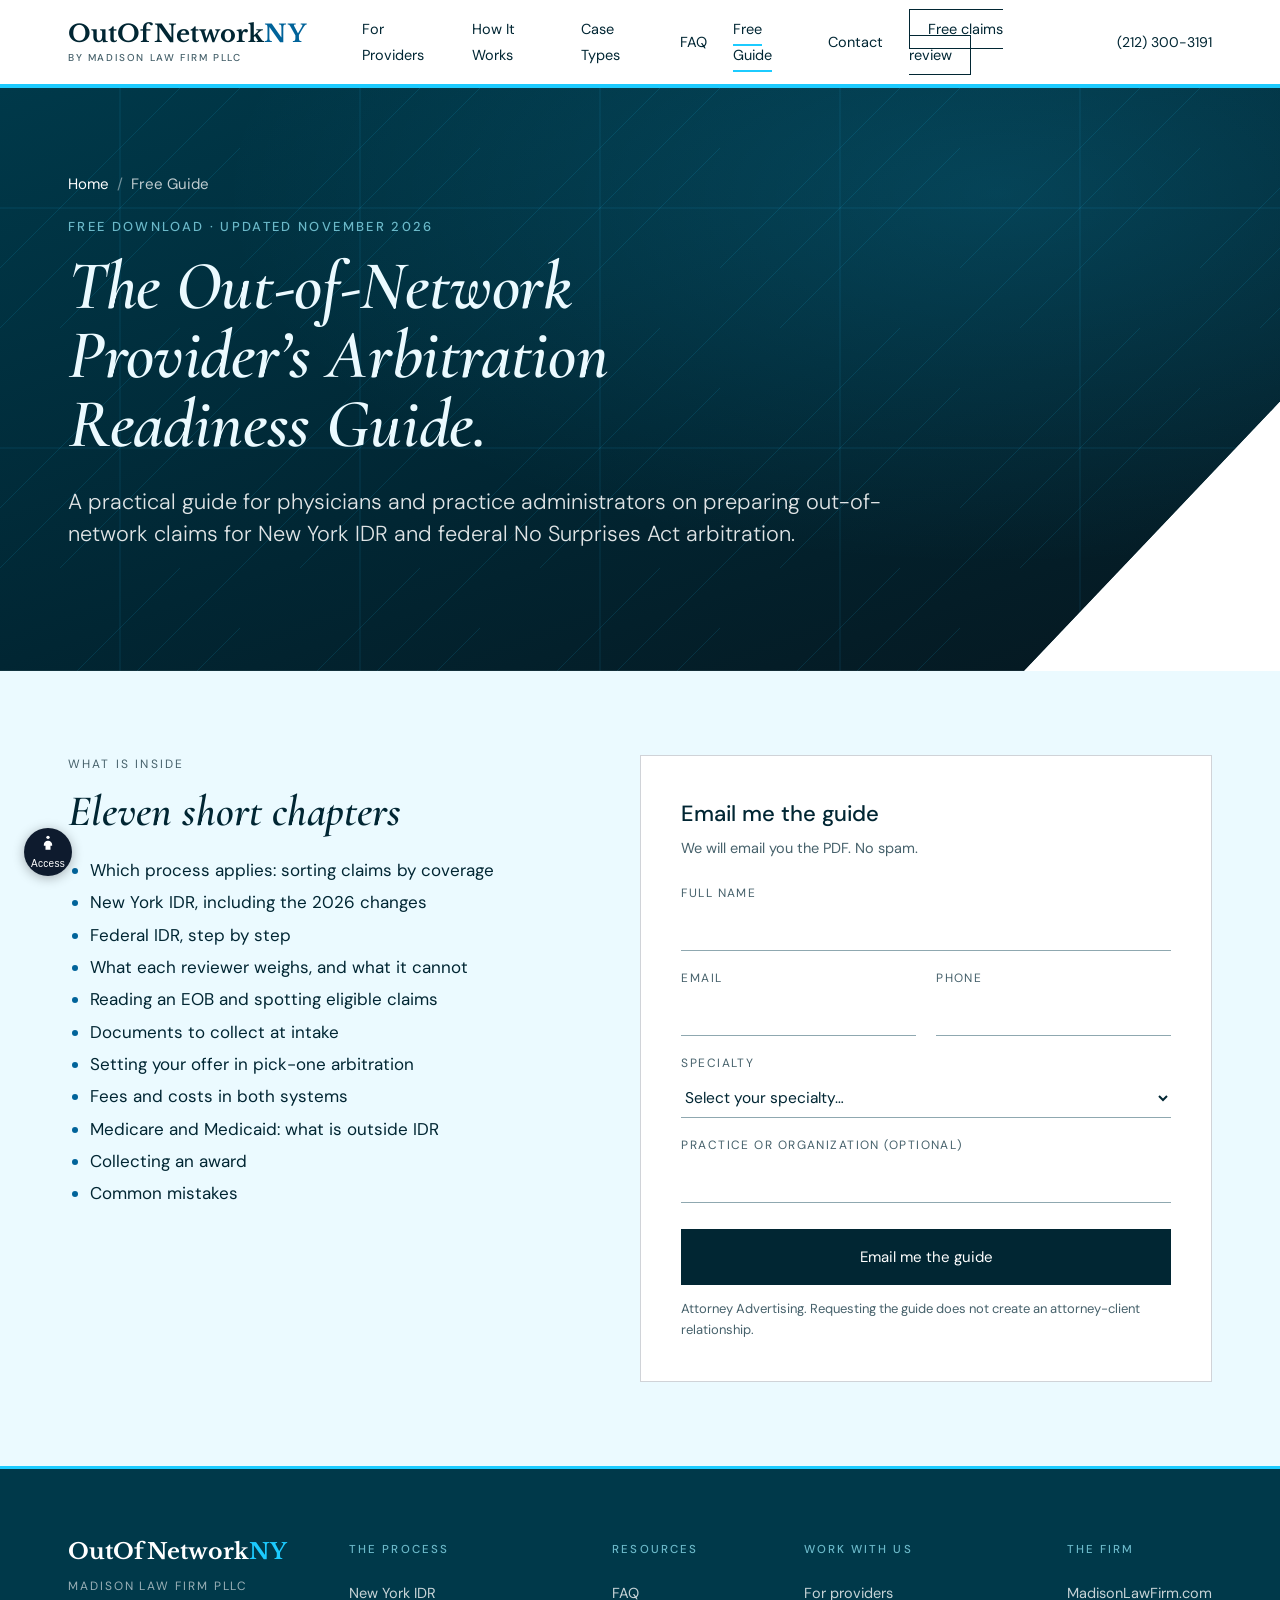
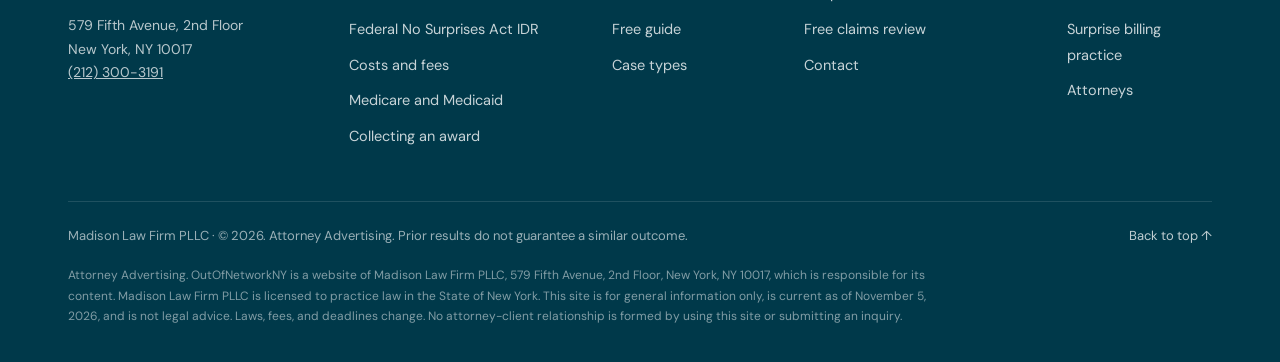
<file: free-guide.html>
<!DOCTYPE html>
<html lang="en">
<!-- oon v3 · Madison design system · content verified November 5, 2026 -->
<head>
<meta charset="UTF-8">
<meta name="viewport" content="width=device-width, initial-scale=1.0">
<meta name="robots" content="index, follow, max-snippet:-1, max-image-preview:large">
<title>Free Guide: OON Arbitration Readiness for NY Providers (2026) | OutOfNetworkNY</title>
<meta name="description" content="Free PDF guide for New York out-of-network providers: which IDR process applies, 2026 changes, what reviewers weigh, documents, fees, Medicare and Medicaid limits.">
<link rel="canonical" href="https://www.outofnetworkny.com/free-guide">
<link rel="icon" href="/favicon.svg" type="image/svg+xml">
<meta name="theme-color" content="#012633">
<meta property="og:type" content="website">
<meta property="og:site_name" content="OutOfNetworkNY · Madison Law Firm PLLC">
<meta property="og:title" content="Free Guide: OON Arbitration Readiness for NY Providers (2026) | OutOfNetworkNY">
<meta property="og:description" content="Free PDF guide for New York out-of-network providers: which IDR process applies, 2026 changes, what reviewers weigh, documents, fees, Medicare and Medicaid limits.">
<meta property="og:url" content="https://www.outofnetworkny.com/free-guide">
<meta name="twitter:card" content="summary">
<link rel="preconnect" href="https://fonts.googleapis.com">
<link rel="preconnect" href="https://fonts.gstatic.com" crossorigin>
<link href="https://fonts.googleapis.com/css2?family=Cormorant+Garamond:ital,wght@0,500;0,600;1,500;1,600&family=Libre+Baskerville:wght@700&family=DM+Sans:opsz,wght@9..40,300;9..40,400;9..40,500;9..40,600&display=swap" rel="stylesheet">
<link rel="stylesheet" href="/assets/site.css?v3-20261105">
<style>
#ada-skip-link{position:absolute;top:-60px;left:8px;z-index:999999;background:#0e1b2e;color:#fff;padding:10px 18px;font-size:14px;font-weight:700;border-radius:0 0 6px 6px;text-decoration:none;transition:top .2s}
#ada-skip-link:focus{top:0}
#ada-toolbar-wrap{position:fixed;bottom:24px;left:24px;z-index:99999;font-family:Arial,sans-serif}
#ada-toggle-btn{background:#0e1b2e;color:#fff;border:none;cursor:pointer;padding:0;border-radius:50%;width:48px;height:48px;display:flex;flex-direction:column;align-items:center;justify-content:center;gap:4px;font-size:10px;line-height:1.2;letter-spacing:.03em;box-shadow:0 2px 12px rgba(0,0,0,.3);transition:background .2s}
#ada-toggle-btn:hover{background:#b8965a}
#ada-toggle-btn svg{width:20px;height:20px}
#ada-panel{background:#fff;border:1px solid #e5e7eb;border-radius:12px;box-shadow:0 -4px 24px rgba(0,0,0,.15);width:240px;overflow:hidden;display:none;flex-direction:column;position:absolute;bottom:56px;left:0}
#ada-panel.open{display:flex}
.ada-panel-inner{padding:14px 12px;width:240px;box-sizing:border-box}
.ada-title{font-size:12px;font-weight:700;color:#0e1b2e;letter-spacing:.06em;text-transform:uppercase;margin-bottom:12px;padding-bottom:8px;border-bottom:2px solid #b8965a;display:flex;align-items:center;gap:6px}
.ada-section{margin-bottom:12px}
.ada-section-label{font-size:10px;font-weight:700;color:#6b7280;text-transform:uppercase;letter-spacing:.08em;margin-bottom:6px}
.ada-btn-row{display:flex;gap:6px;flex-wrap:wrap}
.ada-btn{flex:1 1 0;min-width:60px;background:#f3f4f6;border:1.5px solid #e5e7eb;border-radius:6px;padding:7px 6px;font-size:11px;font-weight:600;color:#374151;cursor:pointer;transition:.18s;text-align:center;line-height:1.3}
.ada-btn:hover{background:#f5f0e8;border-color:#b8965a;color:#b8965a}
.ada-btn.active{background:#0e1b2e;border-color:#0e1b2e;color:#fff}
.ada-btn-full{width:100%;background:#f3f4f6;border:1.5px solid #e5e7eb;border-radius:6px;padding:8px 10px;font-size:11px;font-weight:600;color:#374151;cursor:pointer;transition:.18s;text-align:left;display:flex;align-items:center;gap:8px;line-height:1.3;margin-bottom:4px}
.ada-btn-full:hover{background:#f5f0e8;border-color:#b8965a;color:#b8965a}
.ada-btn-full.active{background:#0e1b2e;border-color:#0e1b2e;color:#fff}
.ada-reset{width:100%;background:#fef2f2;border:1.5px solid #fca5a5;border-radius:6px;padding:8px 10px;font-size:11px;font-weight:700;color:#991b1b;cursor:pointer;transition:.18s;margin-top:4px}
.ada-reset:hover{background:#fee2e2}
#ada-reading-guide-line{display:none;position:fixed;left:0;width:100%;height:28px;background:rgba(14,27,46,.1);border-top:2px solid rgba(14,27,46,.4);border-bottom:2px solid rgba(14,27,46,.4);pointer-events:none;z-index:99998}
body.ada-reading-guide #ada-reading-guide-line{display:block}
body.ada-high-contrast,body.ada-high-contrast *{background-color:#000!important;color:#fff!important;border-color:#fff!important}
body.ada-high-contrast a,body.ada-high-contrast a *{color:#ff0!important}
body.ada-inverted{filter:invert(100%) hue-rotate(180deg)!important}
body.ada-inverted img,body.ada-inverted video{filter:invert(100%) hue-rotate(180deg)!important}
body.ada-dyslexia,body.ada-dyslexia *{font-family:OpenDyslexic,"Comic Sans MS",Arial,sans-serif!important;letter-spacing:.05em!important;word-spacing:.1em!important}
body.ada-highlight-links a{background:#ff0!important;color:#000!important;text-decoration:underline!important;outline:2px solid #000!important;padding:0 2px!important}
body.ada-pause-anim *,body.ada-pause-anim ::before,body.ada-pause-anim ::after{animation-play-state:paused!important;transition:none!important}
body.ada-focus-visible :focus{outline:3px solid #b8965a!important;outline-offset:3px!important;box-shadow:0 0 0 5px rgba(184,150,90,.3)!important}
body.ada-reading-guide *{cursor:none!important}
body.ada-letter-space *{letter-spacing:.12em!important}
body.ada-line-height *{line-height:1.9!important}
</style>
<script src="https://challenges.cloudflare.com/turnstile/v0/api.js" async defer></script>
<script type="application/ld+json">
{
 "@context": "https://schema.org",
 "@graph": [
  {
   "@type": [
    "LegalService",
    "LocalBusiness"
   ],
   "@id": "https://www.outofnetworkny.com/#firm",
   "name": "Madison Law Firm PLLC",
   "alternateName": "OutOfNetworkNY",
   "url": "https://www.outofnetworkny.com/",
   "telephone": "+12123003191",
   "email": "inquiries@madisonlawfirm.com",
   "address": {
    "@type": "PostalAddress",
    "streetAddress": "579 Fifth Avenue, 2nd Floor",
    "addressLocality": "New York",
    "addressRegion": "NY",
    "postalCode": "10017",
    "addressCountry": "US"
   },
   "areaServed": {
    "@type": "State",
    "name": "New York"
   },
   "sameAs": [
    "https://www.madisonlawfirm.com/surprise-billing-arbitration"
   ]
  },
  {
   "@type": "BreadcrumbList",
   "itemListElement": [
    {
     "@type": "ListItem",
     "position": 1,
     "name": "Home",
     "item": "https://www.outofnetworkny.com/"
    },
    {
     "@type": "ListItem",
     "position": 2,
     "name": "Free Guide",
     "item": "https://www.outofnetworkny.com/free-guide"
    }
   ]
  }
 ]
}
</script>
</head>
<body>
<header class="site-header"><div class="wrap">
  <a href="/" class="brand" aria-label="OutOfNetworkNY by Madison Law Firm PLLC, home"><span class="oon-logo"><span class="oon-brand">OutOfNetwork<span class="oon-ny">NY</span></span><span class="oon-sub">by Madison Law Firm PLLC</span></span></a>
  <button class="nav-toggle" aria-expanded="false" aria-controls="site-nav">Menu</button>
  <ul class="nav" id="site-nav">
    <li><a href="/for-providers">For Providers</a></li><li><a href="/how-it-works">How It Works</a></li><li><a href="/case-types">Case Types</a></li><li><a href="/faq">FAQ</a></li><li><a href="/free-guide" aria-current="page">Free Guide</a></li><li><a href="/contact">Contact</a></li><li><a href="/case-evaluator" class="cta">Free claims review</a></li>
  </ul>
  <ul class="nav-right"><li><a href="tel:+12123003191">(212) 300-3191</a></li></ul>
</div></header>
<main id="main-content">
<section class="hero-band landing"><div class="wrap"><nav class="crumbs" aria-label="Breadcrumb"><a href="/">Home</a><span>/</span>Free Guide</nav>
  <h1><span class="h1-kicker">Free download &middot; Updated November 2026</span> The Out-of-Network Provider&rsquo;s Arbitration Readiness Guide.</h1><p class="dek">A practical guide for physicians and practice administrators on preparing out-of-network claims for New York IDR and federal No Surprises Act arbitration.</p>
</div></section>
<section class="section mist"><div class="wrap"><div class="contact-grid"><div class="contact-info"><div class="kicker">What is inside</div><h2 class="h2">Eleven short chapters</h2>
<ul class="bullets">
<li>Which process applies: sorting claims by coverage</li>
<li>New York IDR, including the 2026 changes</li>
<li>Federal IDR, step by step</li>
<li>What each reviewer weighs, and what it cannot</li>
<li>Reading an EOB and spotting eligible claims</li>
<li>Documents to collect at intake</li>
<li>Setting your offer in pick-one arbitration</li>
<li>Fees and costs in both systems</li>
<li>Medicare and Medicaid: what is outside IDR</li>
<li>Collecting an award</li>
<li>Common mistakes</li>
</ul></div><div class="contact-form">
      <h3>Email me the guide</h3>
      <p class="form-sub">We will email you the PDF. No spam.</p>
      <form id="guideForm" action="https://outofnetworkny.com/submit" method="POST">
        <input type="hidden" name="form_type" value="guide_download">
        <input type="hidden" name="source_site" value="outofnetworkny.com">
        <div class="form-group"><label for="g_name">Full name</label><input id="g_name" type="text" name="name" autocomplete="name" required></div>
        <div class="form-row">
          <div class="form-group"><label for="g_email">Email</label><input id="g_email" type="email" name="email" autocomplete="email" required></div>
          <div class="form-group"><label for="g_phone">Phone</label><input id="g_phone" type="tel" name="phone" autocomplete="tel" required></div>
        </div>
        <div class="form-group"><label for="g_spec">Specialty</label><select id="g_spec" name="specialty" required><option value="">Select your specialty…</option><option value="plastic-reconstructive">Plastic &amp; reconstructive surgery</option><option value="anesthesiology">Anesthesiology</option><option value="assistant-surgeon">Assistant surgery</option><option value="emergency-medicine">Emergency medicine</option><option value="orthopedic-surgery">Orthopedic &amp; hand surgery</option><option value="neurosurgery-spine">Neurosurgery / spine</option><option value="general-surgery">General, trauma &amp; vascular surgery</option><option value="radiology">Radiology</option><option value="pathology">Pathology &amp; laboratory</option><option value="neonatology">Neonatology</option><option value="hospitalist-intensivist">Hospitalist / intensivist</option><option value="ionm">Neuromonitoring (IONM)</option><option value="asc-facility">Ambulatory surgery center / facility</option><option value="other">Other</option></select></div>
        <div class="form-group"><label for="g_prac">Practice or organization (optional)</label><input id="g_prac" type="text" name="practice_name" autocomplete="organization"></div>
        <div data-spam-protection="turnstile-honeypot-v1" style="margin:12px 0;">
          <div class="cf-turnstile" data-sitekey="0x4AAAAAADBR42vclhUAd59y" data-theme="light"></div>
        </div>
        <div aria-hidden="true" style="position:absolute;left:-9999px;top:-9999px;width:1px;height:1px;overflow:hidden;" tabindex="-1">
          <label for="company_website_hp">Leave this field empty (anti-spam)</label>
          <input type="text" name="company_website" id="company_website_hp" tabindex="-1" autocomplete="off" value="">
        </div>
        <button type="submit" class="form-submit">Email me the guide</button>
        <p class="form-note">Attorney Advertising. Requesting the guide does not create an attorney-client relationship.</p>
      </form>
    </div><script>
document.getElementById('guideForm').addEventListener('submit',async function(e){
  e.preventDefault();var btn=this.querySelector('.form-submit');btn.textContent='Sending…';btn.disabled=true;
  try{await fetch(this.action,{method:'POST',body:new FormData(this)});}catch(err){}
  window.location.href='/thank-you?type=guide';
});
</script></div></div></section>
</main>
<footer class="site-footer"><div class="wrap">
  <div class="f-top">
    <div class="f-brand"><span class="oon-logo light"><span class="oon-brand">OutOfNetwork<span class="oon-ny">NY</span></span></span><span class="f-firm">Madison Law Firm PLLC</span>
      <p>579 Fifth Avenue, 2nd Floor<br>New York, NY 10017<br><a href="tel:+12123003191" style="color:inherit">(212) 300-3191</a></p></div>
    <div class="f-col"><h4>The Process</h4><ul><li><a href="/how-it-works#new-york">New York IDR</a></li><li><a href="/how-it-works#federal">Federal No Surprises Act IDR</a></li><li><a href="/how-it-works#costs">Costs and fees</a></li><li><a href="/how-it-works#medicare">Medicare and Medicaid</a></li><li><a href="/how-it-works#awards">Collecting an award</a></li></ul></div>
    <div class="f-col"><h4>Resources</h4><ul><li><a href="/faq">FAQ</a></li><li><a href="/free-guide">Free guide</a></li><li><a href="/case-types">Case types</a></li></ul></div>
    <div class="f-col"><h4>Work With Us</h4><ul><li><a href="/for-providers">For providers</a></li><li><a href="/case-evaluator">Free claims review</a></li><li><a href="/contact">Contact</a></li></ul></div>
    <div class="f-col"><h4>The Firm</h4><ul><li><a href="https://www.madisonlawfirm.com/" target="_blank" rel="noopener">MadisonLawFirm.com</a></li><li><a href="https://www.madisonlawfirm.com/surprise-billing-arbitration" target="_blank" rel="noopener">Surprise billing practice</a></li><li><a href="https://www.madisonlawfirm.com/attorneys" target="_blank" rel="noopener">Attorneys</a></li></ul></div>
  </div>
  <div class="f-legal"><span>Madison Law Firm PLLC &middot; &copy; 2026. Attorney Advertising. Prior results do not guarantee a similar outcome.</span><a href="#main-content">Back to top &uarr;</a></div>
  <div class="footer-disc">Attorney Advertising. OutOfNetworkNY is a website of Madison Law Firm PLLC, 579 Fifth Avenue, 2nd Floor, New York, NY 10017, which is responsible for its content. Madison Law Firm PLLC is licensed to practice law in the State of New York. This site is for general information only, is current as of November 5, 2026, and is not legal advice. Laws, fees, and deadlines change. No attorney-client relationship is formed by using this site or submitting an inquiry.</div>
</div></footer>
<a id="ada-skip-link" href="#main-content">Skip to main content</a>
<div id="ada-reading-guide-line" role="presentation" aria-hidden="true"></div>
<div id="ada-toolbar-wrap" role="complementary" aria-label="Accessibility Tools">
  <div id="ada-panel" aria-hidden="true" role="dialog" aria-label="Accessibility Options">
    <div class="ada-panel-inner">
      <div class="ada-title"><svg aria-hidden="true" focusable="false" viewBox="0 0 24 24" fill="currentColor"><path d="M12 2a2 2 0 1 1 0 4 2 2 0 0 1 0-4zm-1 5h2l2 5-2 1v5h-2v-5l-2-1 2-5z"></path></svg>Accessibility</div>
      <div class="ada-section"><div class="ada-section-label">Text Size</div><div class="ada-btn-row">
        <button class="ada-btn" onclick="adaSetFontSize(90)">A&minus;</button>
        <button class="ada-btn active" id="ada-text-md" onclick="adaSetFontSize(100)">A</button>
        <button class="ada-btn" onclick="adaSetFontSize(115)">A+</button>
        <button class="ada-btn" onclick="adaSetFontSize(130)">A++</button>
      </div></div>
      <div class="ada-section"><div class="ada-section-label">Display</div>
        <button class="ada-btn-full" id="ada-contrast" onclick="adaToggleClass('ada-high-contrast','ada-contrast')">High Contrast</button>
        <button class="ada-btn-full" id="ada-invert" onclick="adaToggleClass('ada-inverted','ada-invert')">Invert Colors</button>
        <button class="ada-btn-full" id="ada-dyslexia-btn" onclick="adaToggleClass('ada-dyslexia','ada-dyslexia-btn')">Dyslexia Font</button>
        <button class="ada-btn-full" id="ada-links" onclick="adaToggleClass('ada-highlight-links','ada-links')">Highlight Links</button>
        <button class="ada-btn-full" id="ada-anim" onclick="adaToggleClass('ada-pause-anim','ada-anim')">&#9646; Pause Animations</button>
        <button class="ada-btn-full" id="ada-focus" onclick="adaToggleClass('ada-focus-visible','ada-focus')">Focus Indicator</button>
        <button class="ada-btn-full" id="ada-reading-guide-btn" onclick="adaToggleReadingGuide()">Reading Guide</button>
      </div>
      <div class="ada-section"><div class="ada-section-label">Spacing</div>
        <button class="ada-btn-full" id="ada-letter" onclick="adaToggleClass('ada-letter-space','ada-letter')">AB Letter Space</button>
        <button class="ada-btn-full" id="ada-line" onclick="adaToggleClass('ada-line-height','ada-line')">Line Height</button>
      </div>
      <button class="ada-reset" onclick="adaReset()">&#8635; Reset All</button>
    </div>
  </div>
  <button id="ada-toggle-btn" onclick="adaTogglePanel()" aria-expanded="false" aria-controls="ada-panel" aria-label="Open accessibility tools">
    <svg aria-hidden="true" focusable="false" viewBox="0 0 24 24" fill="currentColor"><circle cx="12" cy="4" r="2"></circle><path d="M12 8c-3 0-5 2-5 5v1h2v5h6v-5h2v-1c0-3-2-5-5-5z"></path></svg>
    <span>Access</span>
  </button>
</div>
<script>
function adaTogglePanel(){const p=document.getElementById('ada-panel'),b=document.getElementById('ada-toggle-btn'),o=p.classList.toggle('open');p.setAttribute('aria-hidden',String(!o));b.setAttribute('aria-expanded',String(o));}
function adaSetFontSize(p){document.documentElement.style.fontSize=p+'%';}
function adaToggleClass(bc,bi){const a=document.body.classList.toggle(bc);const b=document.getElementById(bi);if(b){b.classList.toggle('active',a);b.setAttribute('aria-pressed',String(a));}}
function adaToggleReadingGuide(){const a=document.body.classList.toggle('ada-reading-guide');const b=document.getElementById('ada-reading-guide-btn');if(b){b.classList.toggle('active',a);}if(a)document.addEventListener('mousemove',adaMoveGuide);else document.removeEventListener('mousemove',adaMoveGuide);}
function adaMoveGuide(e){const l=document.getElementById('ada-reading-guide-line');if(l)l.style.top=(e.clientY-14)+'px';}
function adaReset(){document.documentElement.style.fontSize='';['ada-high-contrast','ada-inverted','ada-dyslexia','ada-highlight-links','ada-pause-anim','ada-focus-visible','ada-reading-guide','ada-letter-space','ada-line-height'].forEach(c=>document.body.classList.remove(c));document.removeEventListener('mousemove',adaMoveGuide);document.querySelectorAll('.ada-btn-full.active,.ada-btn.active').forEach(e=>e.classList.remove('active'));document.documentElement.style.fontSize='';}
</script>
<script>
(function(){var b=document.querySelector('.nav-toggle'),n=document.getElementById('site-nav');if(!b||!n)return;
b.addEventListener('click',function(){var o=n.classList.toggle('open');b.setAttribute('aria-expanded',String(o));});})();
</script>
</body>
</html>
</file>
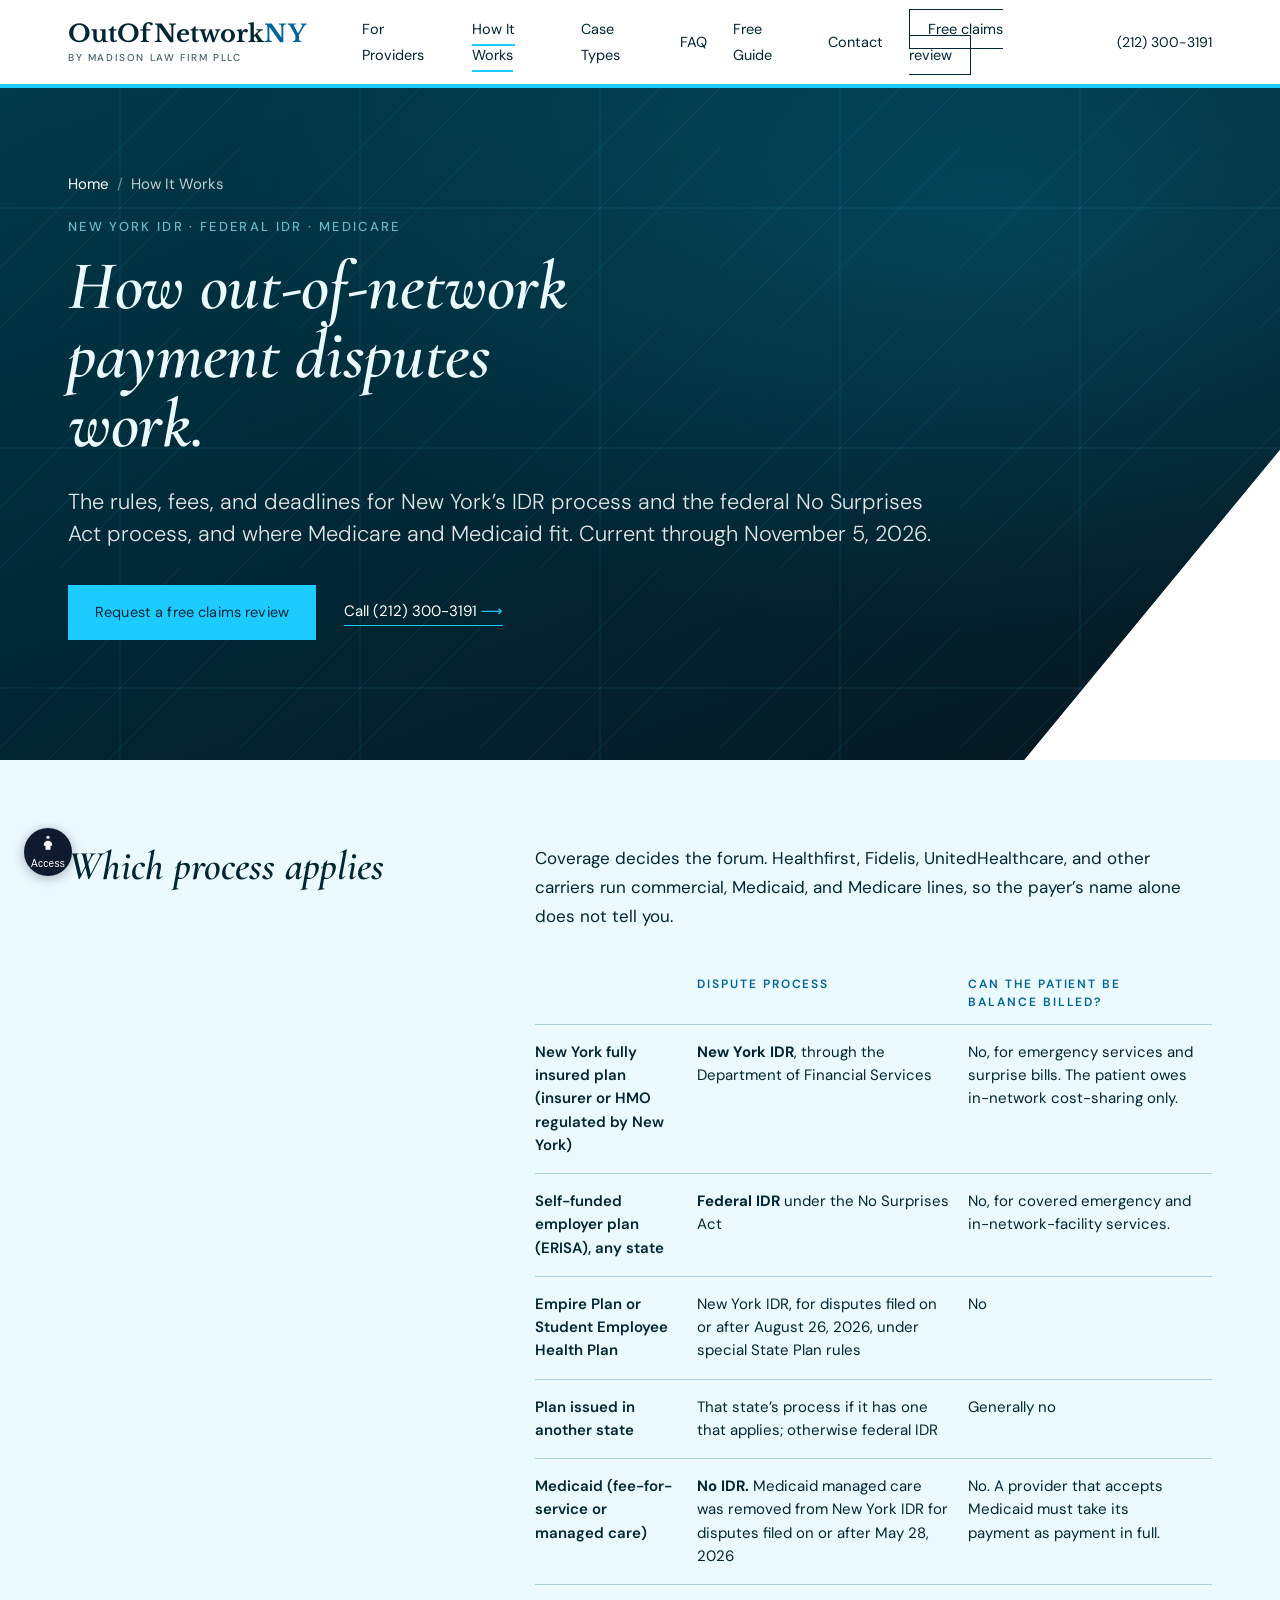
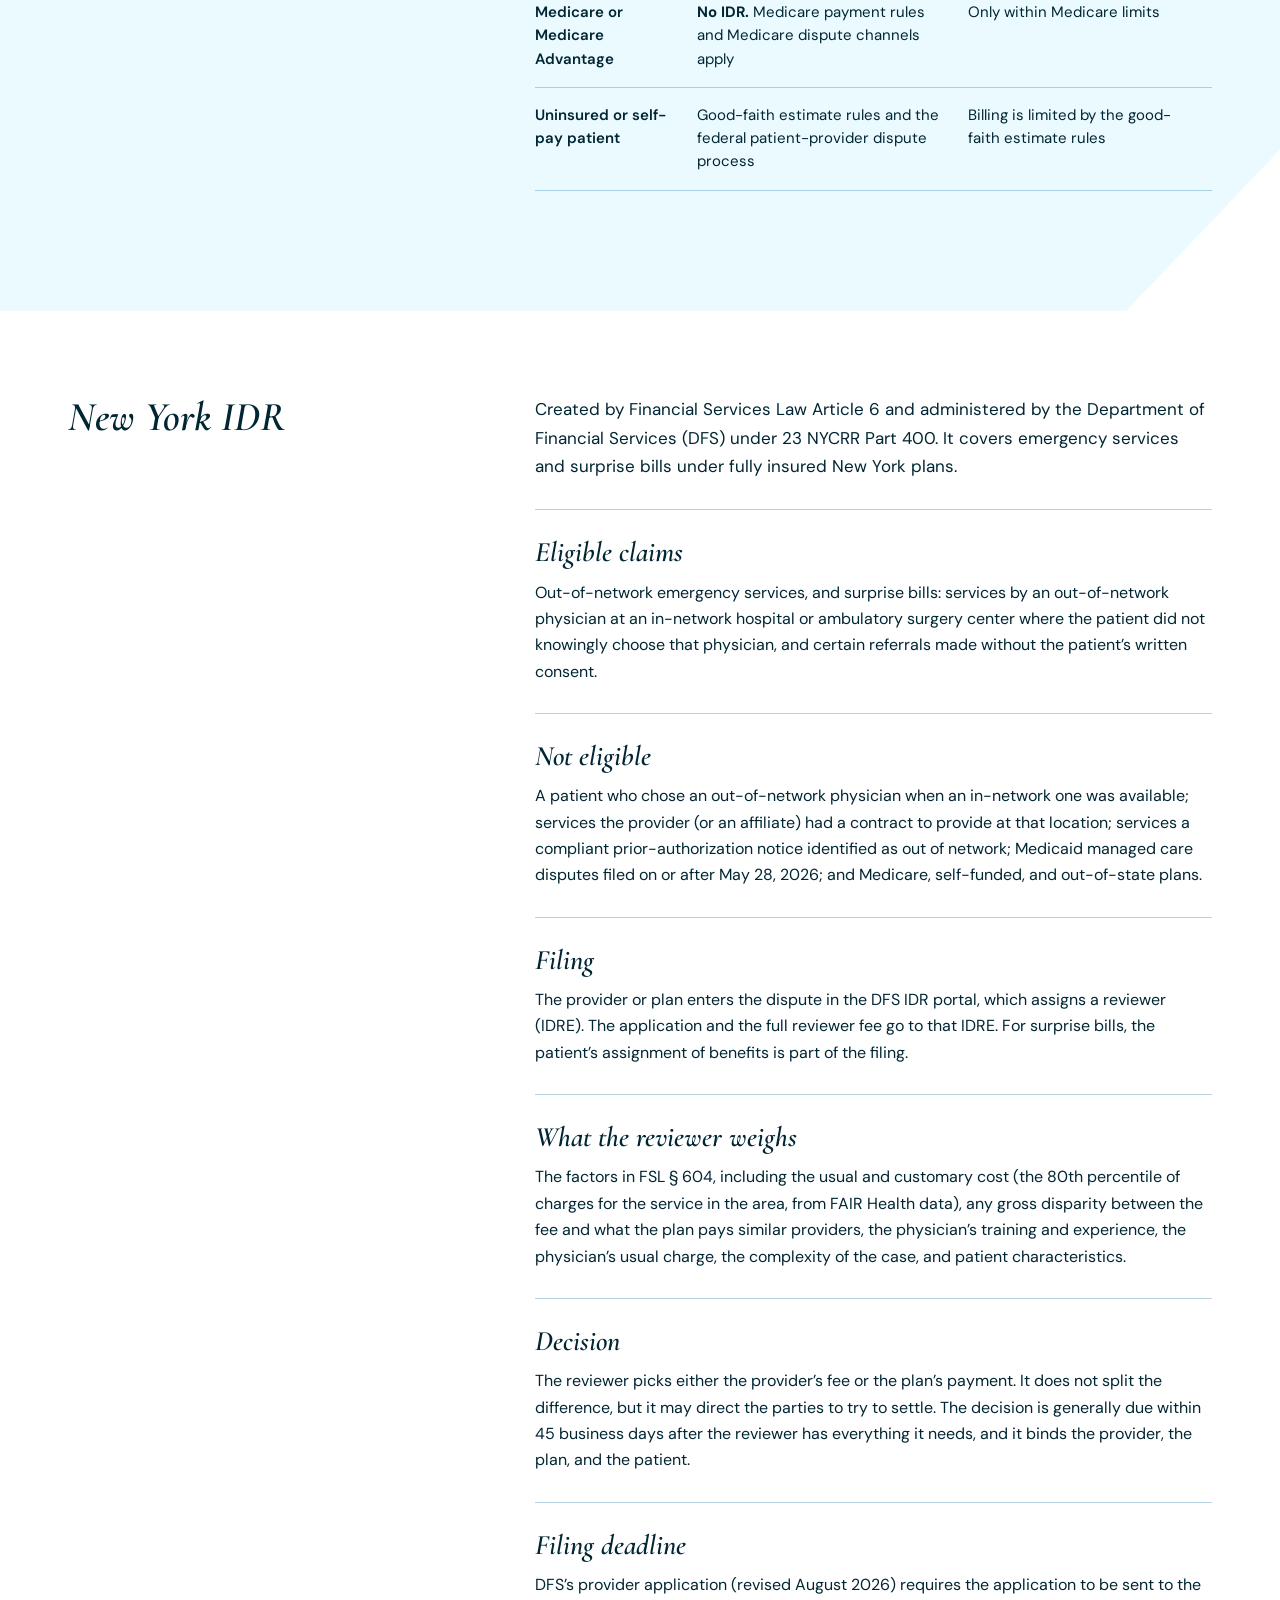
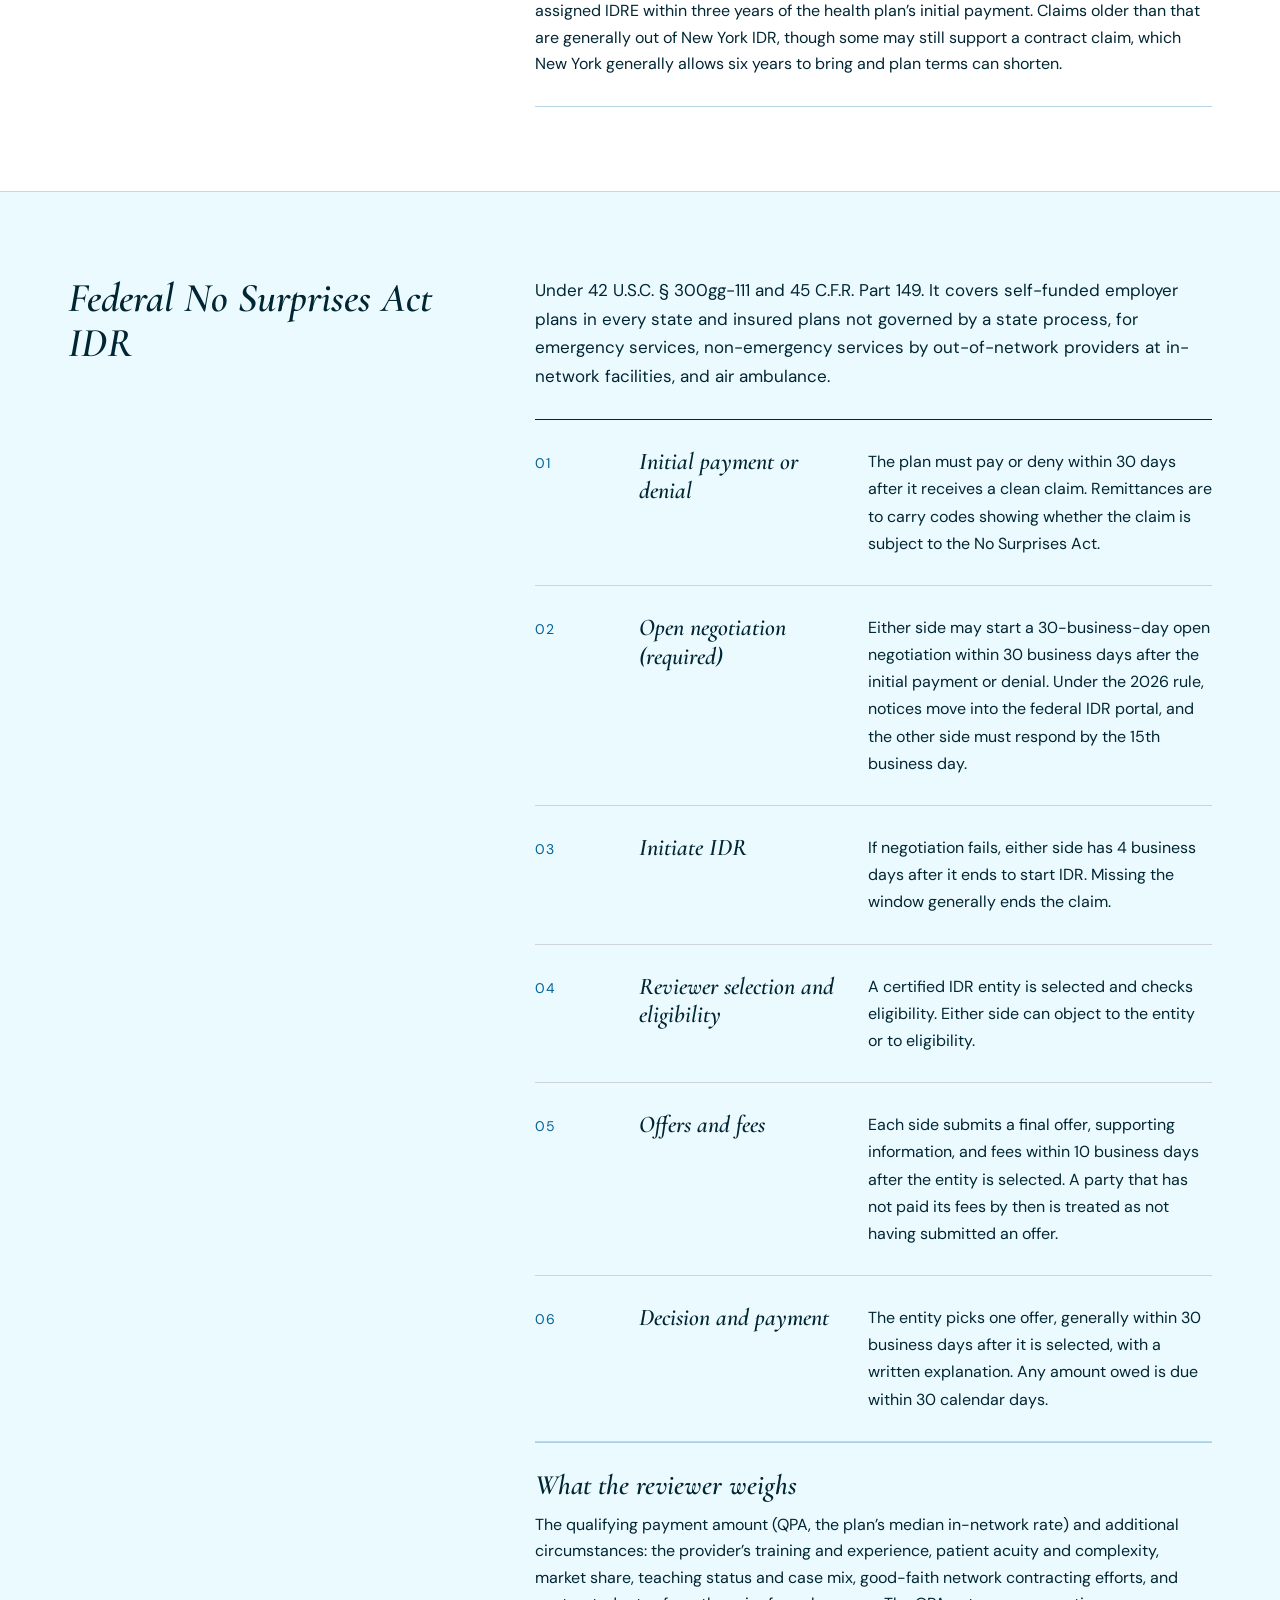
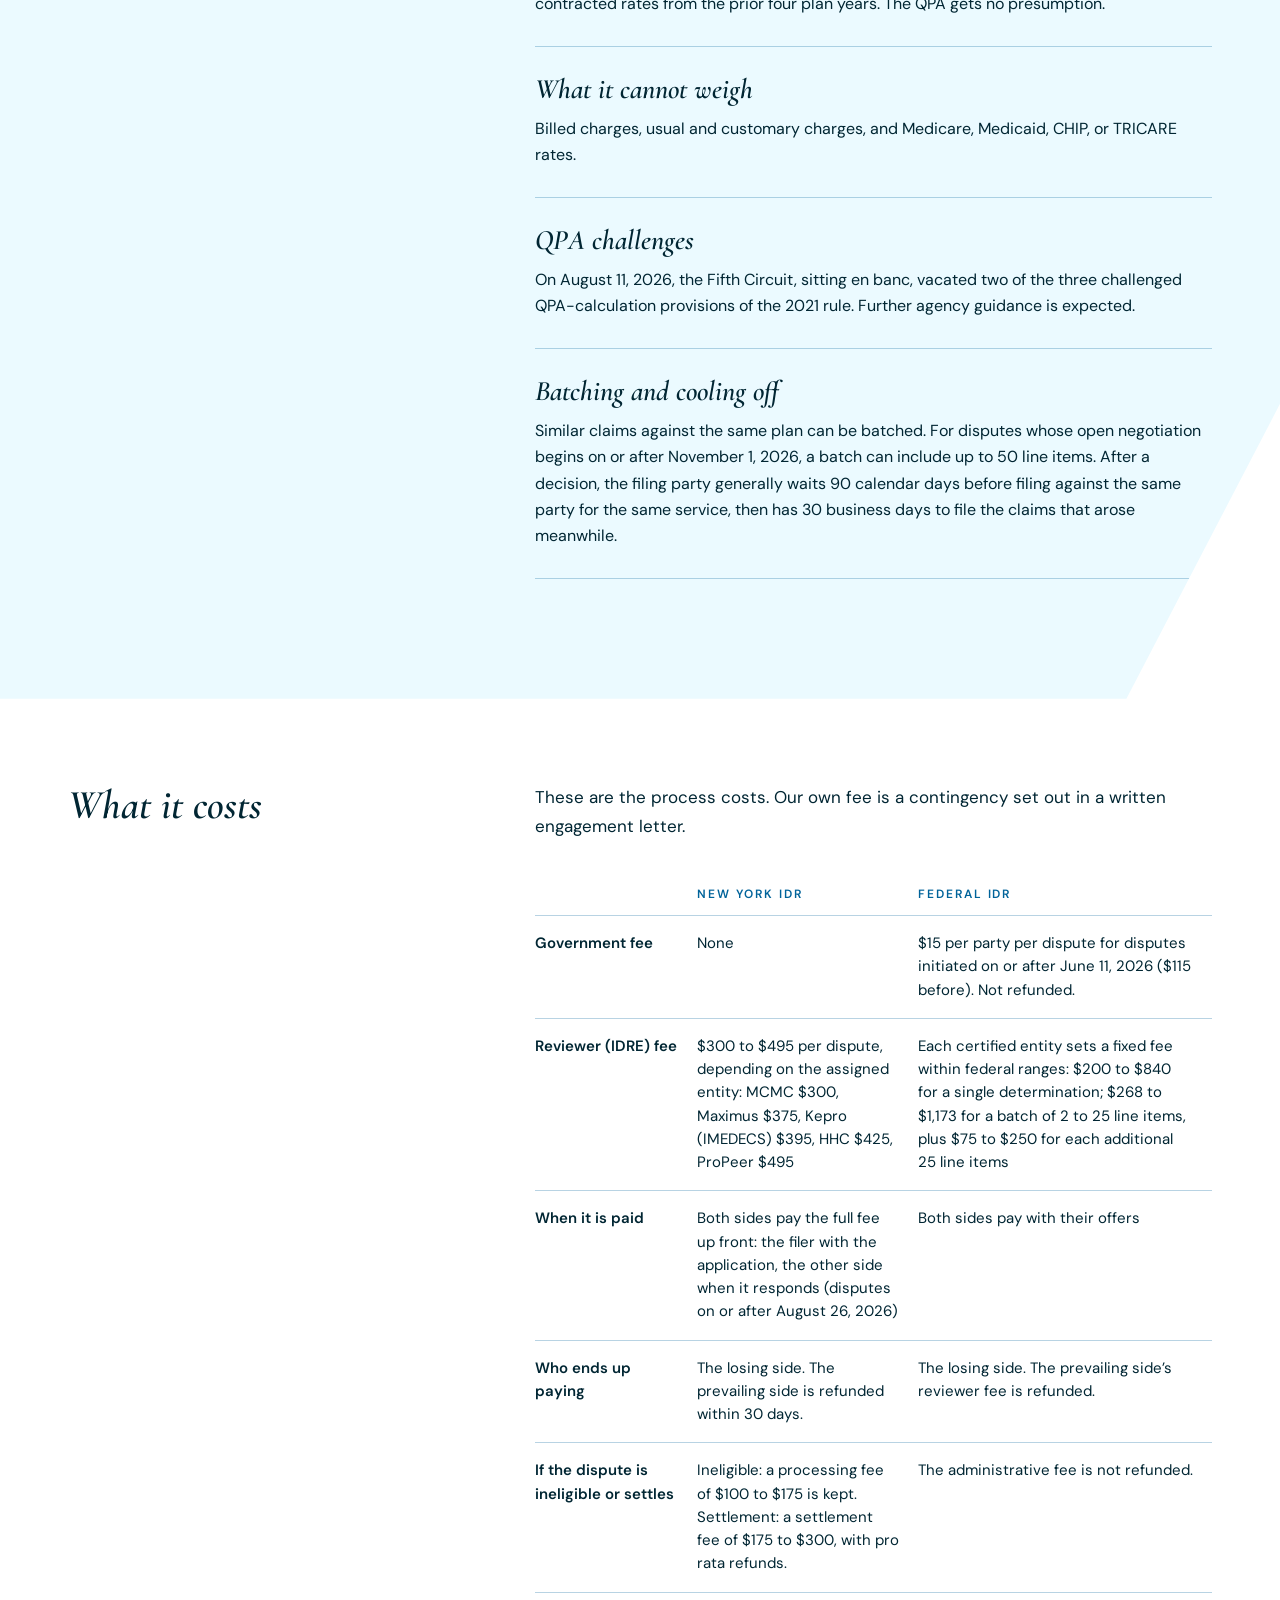
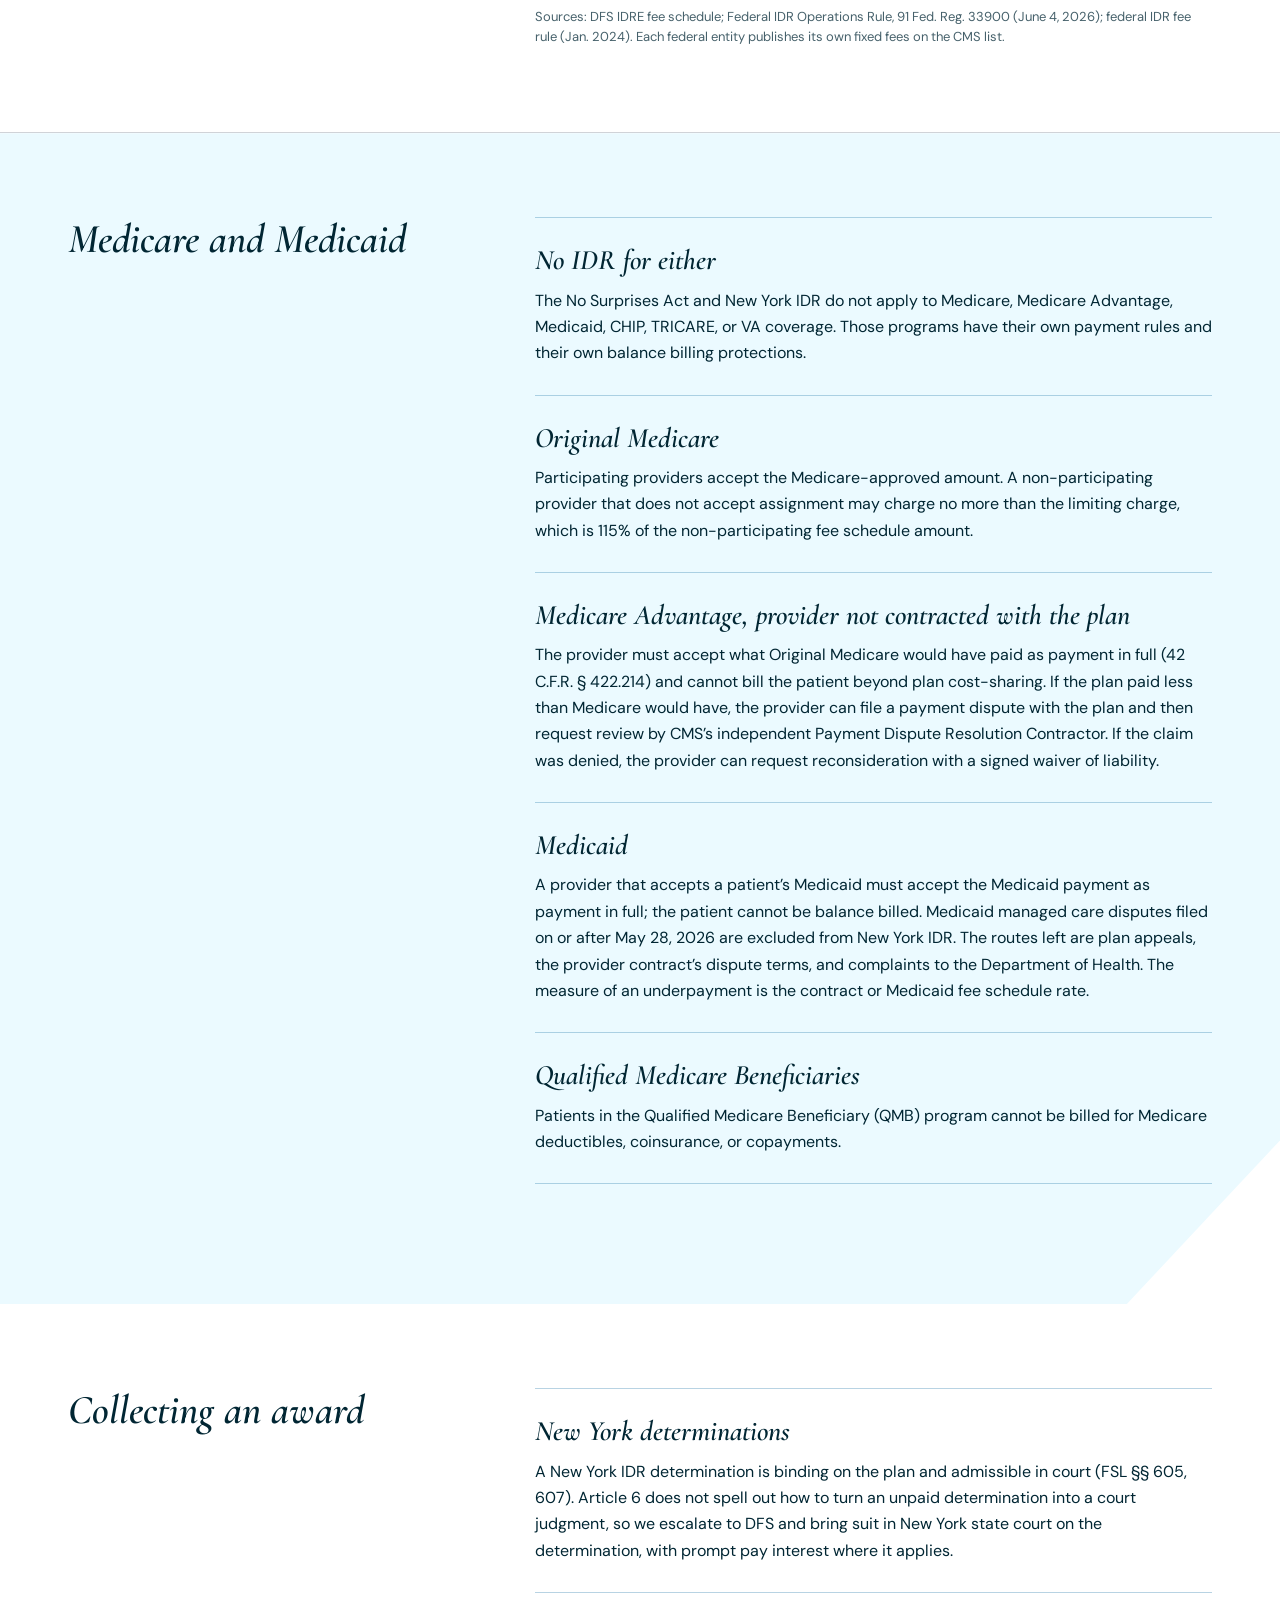
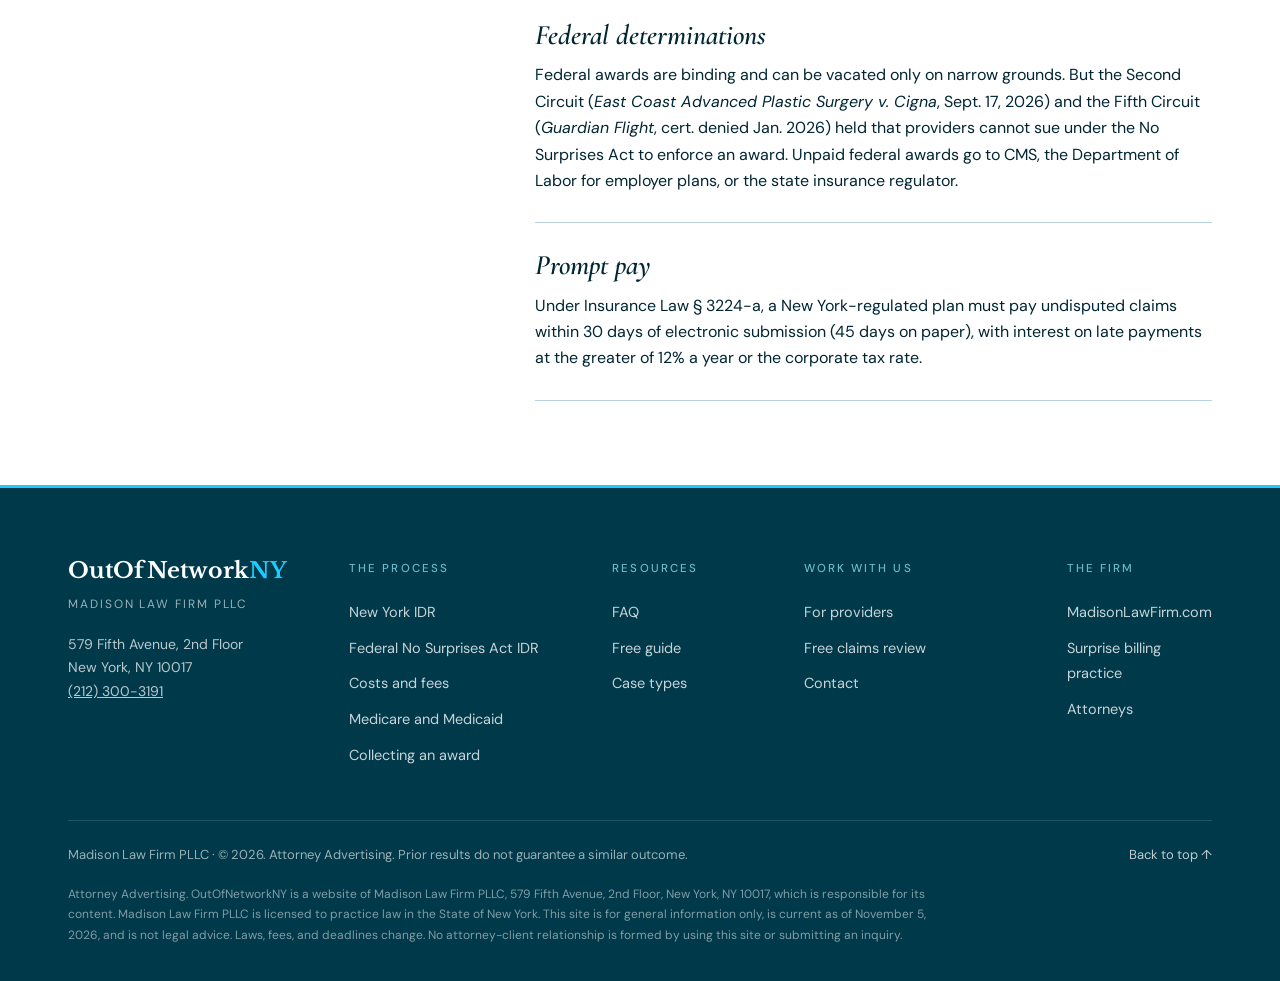
<file: how-it-works.html>
<!DOCTYPE html>
<html lang="en">
<!-- oon v3 · Madison design system · content verified November 5, 2026 -->
<head>
<meta charset="UTF-8">
<meta name="viewport" content="width=device-width, initial-scale=1.0">
<meta name="robots" content="index, follow, max-snippet:-1, max-image-preview:large">
<title>How NY IDR and Federal No Surprises Act Arbitration Work | OutOfNetworkNY</title>
<meta name="description" content="New York IDR and federal No Surprises Act arbitration explained: eligibility, timelines, 2026 fees ($15 federal admin fee; $300–$495 NY reviewer fees), Medicare and Medicaid limits, and collecting awards.">
<link rel="canonical" href="https://www.outofnetworkny.com/how-it-works">
<link rel="icon" href="/favicon.svg" type="image/svg+xml">
<meta name="theme-color" content="#012633">
<meta property="og:type" content="website">
<meta property="og:site_name" content="OutOfNetworkNY · Madison Law Firm PLLC">
<meta property="og:title" content="How NY IDR and Federal No Surprises Act Arbitration Work | OutOfNetworkNY">
<meta property="og:description" content="New York IDR and federal No Surprises Act arbitration explained: eligibility, timelines, 2026 fees ($15 federal admin fee; $300–$495 NY reviewer fees), Medicare and Medicaid limits, and collecting awards.">
<meta property="og:url" content="https://www.outofnetworkny.com/how-it-works">
<meta name="twitter:card" content="summary">
<link rel="preconnect" href="https://fonts.googleapis.com">
<link rel="preconnect" href="https://fonts.gstatic.com" crossorigin>
<link href="https://fonts.googleapis.com/css2?family=Cormorant+Garamond:ital,wght@0,500;0,600;1,500;1,600&family=Libre+Baskerville:wght@700&family=DM+Sans:opsz,wght@9..40,300;9..40,400;9..40,500;9..40,600&display=swap" rel="stylesheet">
<link rel="stylesheet" href="/assets/site.css?v3-20261105">
<style>
#ada-skip-link{position:absolute;top:-60px;left:8px;z-index:999999;background:#0e1b2e;color:#fff;padding:10px 18px;font-size:14px;font-weight:700;border-radius:0 0 6px 6px;text-decoration:none;transition:top .2s}
#ada-skip-link:focus{top:0}
#ada-toolbar-wrap{position:fixed;bottom:24px;left:24px;z-index:99999;font-family:Arial,sans-serif}
#ada-toggle-btn{background:#0e1b2e;color:#fff;border:none;cursor:pointer;padding:0;border-radius:50%;width:48px;height:48px;display:flex;flex-direction:column;align-items:center;justify-content:center;gap:4px;font-size:10px;line-height:1.2;letter-spacing:.03em;box-shadow:0 2px 12px rgba(0,0,0,.3);transition:background .2s}
#ada-toggle-btn:hover{background:#b8965a}
#ada-toggle-btn svg{width:20px;height:20px}
#ada-panel{background:#fff;border:1px solid #e5e7eb;border-radius:12px;box-shadow:0 -4px 24px rgba(0,0,0,.15);width:240px;overflow:hidden;display:none;flex-direction:column;position:absolute;bottom:56px;left:0}
#ada-panel.open{display:flex}
.ada-panel-inner{padding:14px 12px;width:240px;box-sizing:border-box}
.ada-title{font-size:12px;font-weight:700;color:#0e1b2e;letter-spacing:.06em;text-transform:uppercase;margin-bottom:12px;padding-bottom:8px;border-bottom:2px solid #b8965a;display:flex;align-items:center;gap:6px}
.ada-section{margin-bottom:12px}
.ada-section-label{font-size:10px;font-weight:700;color:#6b7280;text-transform:uppercase;letter-spacing:.08em;margin-bottom:6px}
.ada-btn-row{display:flex;gap:6px;flex-wrap:wrap}
.ada-btn{flex:1 1 0;min-width:60px;background:#f3f4f6;border:1.5px solid #e5e7eb;border-radius:6px;padding:7px 6px;font-size:11px;font-weight:600;color:#374151;cursor:pointer;transition:.18s;text-align:center;line-height:1.3}
.ada-btn:hover{background:#f5f0e8;border-color:#b8965a;color:#b8965a}
.ada-btn.active{background:#0e1b2e;border-color:#0e1b2e;color:#fff}
.ada-btn-full{width:100%;background:#f3f4f6;border:1.5px solid #e5e7eb;border-radius:6px;padding:8px 10px;font-size:11px;font-weight:600;color:#374151;cursor:pointer;transition:.18s;text-align:left;display:flex;align-items:center;gap:8px;line-height:1.3;margin-bottom:4px}
.ada-btn-full:hover{background:#f5f0e8;border-color:#b8965a;color:#b8965a}
.ada-btn-full.active{background:#0e1b2e;border-color:#0e1b2e;color:#fff}
.ada-reset{width:100%;background:#fef2f2;border:1.5px solid #fca5a5;border-radius:6px;padding:8px 10px;font-size:11px;font-weight:700;color:#991b1b;cursor:pointer;transition:.18s;margin-top:4px}
.ada-reset:hover{background:#fee2e2}
#ada-reading-guide-line{display:none;position:fixed;left:0;width:100%;height:28px;background:rgba(14,27,46,.1);border-top:2px solid rgba(14,27,46,.4);border-bottom:2px solid rgba(14,27,46,.4);pointer-events:none;z-index:99998}
body.ada-reading-guide #ada-reading-guide-line{display:block}
body.ada-high-contrast,body.ada-high-contrast *{background-color:#000!important;color:#fff!important;border-color:#fff!important}
body.ada-high-contrast a,body.ada-high-contrast a *{color:#ff0!important}
body.ada-inverted{filter:invert(100%) hue-rotate(180deg)!important}
body.ada-inverted img,body.ada-inverted video{filter:invert(100%) hue-rotate(180deg)!important}
body.ada-dyslexia,body.ada-dyslexia *{font-family:OpenDyslexic,"Comic Sans MS",Arial,sans-serif!important;letter-spacing:.05em!important;word-spacing:.1em!important}
body.ada-highlight-links a{background:#ff0!important;color:#000!important;text-decoration:underline!important;outline:2px solid #000!important;padding:0 2px!important}
body.ada-pause-anim *,body.ada-pause-anim ::before,body.ada-pause-anim ::after{animation-play-state:paused!important;transition:none!important}
body.ada-focus-visible :focus{outline:3px solid #b8965a!important;outline-offset:3px!important;box-shadow:0 0 0 5px rgba(184,150,90,.3)!important}
body.ada-reading-guide *{cursor:none!important}
body.ada-letter-space *{letter-spacing:.12em!important}
body.ada-line-height *{line-height:1.9!important}
</style>

<script type="application/ld+json">
{
 "@context": "https://schema.org",
 "@graph": [
  {
   "@type": [
    "LegalService",
    "LocalBusiness"
   ],
   "@id": "https://www.outofnetworkny.com/#firm",
   "name": "Madison Law Firm PLLC",
   "alternateName": "OutOfNetworkNY",
   "url": "https://www.outofnetworkny.com/",
   "telephone": "+12123003191",
   "email": "inquiries@madisonlawfirm.com",
   "address": {
    "@type": "PostalAddress",
    "streetAddress": "579 Fifth Avenue, 2nd Floor",
    "addressLocality": "New York",
    "addressRegion": "NY",
    "postalCode": "10017",
    "addressCountry": "US"
   },
   "areaServed": {
    "@type": "State",
    "name": "New York"
   },
   "sameAs": [
    "https://www.madisonlawfirm.com/surprise-billing-arbitration"
   ]
  },
  {
   "@type": "BreadcrumbList",
   "itemListElement": [
    {
     "@type": "ListItem",
     "position": 1,
     "name": "Home",
     "item": "https://www.outofnetworkny.com/"
    },
    {
     "@type": "ListItem",
     "position": 2,
     "name": "How It Works",
     "item": "https://www.outofnetworkny.com/how-it-works"
    }
   ]
  }
 ]
}
</script>
</head>
<body>
<header class="site-header"><div class="wrap">
  <a href="/" class="brand" aria-label="OutOfNetworkNY by Madison Law Firm PLLC, home"><span class="oon-logo"><span class="oon-brand">OutOfNetwork<span class="oon-ny">NY</span></span><span class="oon-sub">by Madison Law Firm PLLC</span></span></a>
  <button class="nav-toggle" aria-expanded="false" aria-controls="site-nav">Menu</button>
  <ul class="nav" id="site-nav">
    <li><a href="/for-providers">For Providers</a></li><li><a href="/how-it-works" aria-current="page">How It Works</a></li><li><a href="/case-types">Case Types</a></li><li><a href="/faq">FAQ</a></li><li><a href="/free-guide">Free Guide</a></li><li><a href="/contact">Contact</a></li><li><a href="/case-evaluator" class="cta">Free claims review</a></li>
  </ul>
  <ul class="nav-right"><li><a href="tel:+12123003191">(212) 300-3191</a></li></ul>
</div></header>
<main id="main-content">
<section class="hero-band landing"><div class="wrap"><nav class="crumbs" aria-label="Breadcrumb"><a href="/">Home</a><span>/</span>How It Works</nav>
  <h1><span class="h1-kicker">New York IDR &middot; Federal IDR &middot; Medicare</span> How out-of-network payment disputes work.</h1><p class="dek">The rules, fees, and deadlines for New York&rsquo;s IDR process and the federal No Surprises Act process, and where Medicare and Medicaid fit. Current through November 5, 2026.</p><div class="head-actions"><a href="/case-evaluator" class="btn btn-gold">Request a free claims review</a><a href="tel:+12123003191" class="arrow-link">Call (212) 300-3191</a></div>
</div></section>
<section class="section band" id="forum"><div class="wrap"><div class="split"><h2 class="h2">Which process applies</h2><div><p class="band-lead">Coverage decides the forum. Healthfirst, Fidelis, UnitedHealthcare, and other carriers run commercial, Medicaid, and Medicare lines, so the payer&rsquo;s name alone does not tell you.</p><div class="compare-wrap"><table class="compare"><thead><tr><th></th><th>Dispute process</th><th>Can the patient be balance billed?</th></tr></thead><tbody><tr><th>New York fully insured plan (insurer or HMO regulated by New York)</th><td><strong>New York IDR</strong>, through the Department of Financial Services</td><td>No, for emergency services and surprise bills. The patient owes in-network cost-sharing only.</td></tr><tr><th>Self-funded employer plan (ERISA), any state</th><td><strong>Federal IDR</strong> under the No Surprises Act</td><td>No, for covered emergency and in-network-facility services.</td></tr><tr><th>Empire Plan or Student Employee Health Plan</th><td>New York IDR, for disputes filed on or after August 26, 2026, under special State Plan rules</td><td>No</td></tr><tr><th>Plan issued in another state</th><td>That state&rsquo;s process if it has one that applies; otherwise federal IDR</td><td>Generally no</td></tr><tr><th>Medicaid (fee-for-service or managed care)</th><td><strong>No IDR.</strong> Medicaid managed care was removed from New York IDR for disputes filed on or after May 28, 2026</td><td>No. A provider that accepts Medicaid must take its payment as payment in full.</td></tr><tr><th>Medicare or Medicare Advantage</th><td><strong>No IDR.</strong> Medicare payment rules and Medicare dispute channels apply</td><td>Only within Medicare limits</td></tr><tr><th>Uninsured or self-pay patient</th><td>Good-faith estimate rules and the federal patient-provider dispute process</td><td>Billing is limited by the good-faith estimate rules</td></tr></tbody></table></div></div></div></div></section>
<section class="section " id="new-york"><div class="wrap"><div class="split"><h2 class="h2">New York IDR</h2><div><p class="band-lead">Created by Financial Services Law Article 6 and administered by the Department of Financial Services (DFS) under 23 NYCRR Part 400. It covers emergency services and surprise bills under fully insured New York plans.</p><ul class="serif-list"><li><h3>Eligible claims</h3><p>Out-of-network emergency services, and surprise bills: services by an out-of-network physician at an in-network hospital or ambulatory surgery center where the patient did not knowingly choose that physician, and certain referrals made without the patient&rsquo;s written consent.</p></li><li><h3>Not eligible</h3><p>A patient who chose an out-of-network physician when an in-network one was available; services the provider (or an affiliate) had a contract to provide at that location; services a compliant prior-authorization notice identified as out of network; Medicaid managed care disputes filed on or after May 28, 2026; and Medicare, self-funded, and out-of-state plans.</p></li><li><h3>Filing</h3><p>The provider or plan enters the dispute in the DFS IDR portal, which assigns a reviewer (IDRE). The application and the full reviewer fee go to that IDRE. For surprise bills, the patient&rsquo;s assignment of benefits is part of the filing.</p></li><li><h3>What the reviewer weighs</h3><p>The factors in FSL &sect; 604, including the usual and customary cost (the 80th percentile of charges for the service in the area, from FAIR Health data), any gross disparity between the fee and what the plan pays similar providers, the physician&rsquo;s training and experience, the physician&rsquo;s usual charge, the complexity of the case, and patient characteristics.</p></li><li><h3>Decision</h3><p>The reviewer picks either the provider&rsquo;s fee or the plan&rsquo;s payment. It does not split the difference, but it may direct the parties to try to settle. The decision is generally due within 45 business days after the reviewer has everything it needs, and it binds the provider, the plan, and the patient.</p></li><li><h3>Filing deadline</h3><p>DFS&rsquo;s provider application (revised August 2026) requires the application to be sent to the assigned IDRE within three years of the health plan&rsquo;s initial payment. Claims older than that are generally out of New York IDR, though some may still support a contract claim, which New York generally allows six years to bring and plan terms can shorten.</p></li></ul></div></div></div></section>
<section class="section band" id="federal"><div class="wrap"><div class="split"><h2 class="h2">Federal No Surprises Act IDR</h2><div><p class="band-lead">Under 42 U.S.C. &sect; 300gg-111 and 45 C.F.R. Part 149. It covers self-funded employer plans in every state and insured plans not governed by a state process, for emergency services, non-emergency services by out-of-network providers at in-network facilities, and air ambulance.</p><ol class="numbered"><li><span class="n">01</span><h3>Initial payment or denial</h3><p>The plan must pay or deny within 30 days after it receives a clean claim. Remittances are to carry codes showing whether the claim is subject to the No Surprises Act.</p></li><li><span class="n">02</span><h3>Open negotiation (required)</h3><p>Either side may start a 30-business-day open negotiation within 30 business days after the initial payment or denial. Under the 2026 rule, notices move into the federal IDR portal, and the other side must respond by the 15th business day.</p></li><li><span class="n">03</span><h3>Initiate IDR</h3><p>If negotiation fails, either side has 4 business days after it ends to start IDR. Missing the window generally ends the claim.</p></li><li><span class="n">04</span><h3>Reviewer selection and eligibility</h3><p>A certified IDR entity is selected and checks eligibility. Either side can object to the entity or to eligibility.</p></li><li><span class="n">05</span><h3>Offers and fees</h3><p>Each side submits a final offer, supporting information, and fees within 10 business days after the entity is selected. A party that has not paid its fees by then is treated as not having submitted an offer.</p></li><li><span class="n">06</span><h3>Decision and payment</h3><p>The entity picks one offer, generally within 30 business days after it is selected, with a written explanation. Any amount owed is due within 30 calendar days.</p></li></ol><ul class="serif-list"><li><h3>What the reviewer weighs</h3><p>The qualifying payment amount (QPA, the plan&rsquo;s median in-network rate) and additional circumstances: the provider&rsquo;s training and experience, patient acuity and complexity, market share, teaching status and case mix, good-faith network contracting efforts, and contracted rates from the prior four plan years. The QPA gets no presumption.</p></li><li><h3>What it cannot weigh</h3><p>Billed charges, usual and customary charges, and Medicare, Medicaid, CHIP, or TRICARE rates.</p></li><li><h3>QPA challenges</h3><p>On August 11, 2026, the Fifth Circuit, sitting en banc, vacated two of the three challenged QPA-calculation provisions of the 2021 rule. Further agency guidance is expected.</p></li><li><h3>Batching and cooling off</h3><p>Similar claims against the same plan can be batched. For disputes whose open negotiation begins on or after November 1, 2026, a batch can include up to 50 line items. After a decision, the filing party generally waits 90 calendar days before filing against the same party for the same service, then has 30 business days to file the claims that arose meanwhile.</p></li></ul></div></div></div></section>
<section class="section " id="costs"><div class="wrap"><div class="split"><h2 class="h2">What it costs</h2><div><p class="band-lead">These are the process costs. Our own fee is a contingency set out in a written engagement letter.</p><div class="compare-wrap"><table class="compare"><thead><tr><th></th><th>New York IDR</th><th>Federal IDR</th></tr></thead><tbody><tr><th>Government fee</th><td>None</td><td>$15 per party per dispute for disputes initiated on or after June 11, 2026 ($115 before). Not refunded.</td></tr><tr><th>Reviewer (IDRE) fee</th><td>$300 to $495 per dispute, depending on the assigned entity: MCMC $300, Maximus $375, Kepro (IMEDECS) $395, HHC $425, ProPeer $495</td><td>Each certified entity sets a fixed fee within federal ranges: $200 to $840 for a single determination; $268 to $1,173 for a batch of 2 to 25 line items, plus $75 to $250 for each additional 25 line items</td></tr><tr><th>When it is paid</th><td>Both sides pay the full fee up front: the filer with the application, the other side when it responds (disputes on or after August 26, 2026)</td><td>Both sides pay with their offers</td></tr><tr><th>Who ends up paying</th><td>The losing side. The prevailing side is refunded within 30 days.</td><td>The losing side. The prevailing side&rsquo;s reviewer fee is refunded.</td></tr><tr><th>If the dispute is ineligible or settles</th><td>Ineligible: a processing fee of $100 to $175 is kept. Settlement: a settlement fee of $175 to $300, with pro rata refunds.</td><td>The administrative fee is not refunded.</td></tr></tbody></table></div><p class="form-note" style="margin-top:14px">Sources: DFS IDRE fee schedule; Federal IDR Operations Rule, 91 Fed. Reg. 33900 (June 4, 2026); federal IDR fee rule (Jan. 2024). Each federal entity publishes its own fixed fees on the CMS list.</p></div></div></div></section>
<section class="section band" id="medicare"><div class="wrap"><div class="split"><h2 class="h2">Medicare and Medicaid</h2><div><ul class="serif-list"><li><h3>No IDR for either</h3><p>The No Surprises Act and New York IDR do not apply to Medicare, Medicare Advantage, Medicaid, CHIP, TRICARE, or VA coverage. Those programs have their own payment rules and their own balance billing protections.</p></li><li><h3>Original Medicare</h3><p>Participating providers accept the Medicare-approved amount. A non-participating provider that does not accept assignment may charge no more than the limiting charge, which is 115% of the non-participating fee schedule amount.</p></li><li><h3>Medicare Advantage, provider not contracted with the plan</h3><p>The provider must accept what Original Medicare would have paid as payment in full (42 C.F.R. &sect; 422.214) and cannot bill the patient beyond plan cost-sharing. If the plan paid less than Medicare would have, the provider can file a payment dispute with the plan and then request review by CMS&rsquo;s independent Payment Dispute Resolution Contractor. If the claim was denied, the provider can request reconsideration with a signed waiver of liability.</p></li><li><h3>Medicaid</h3><p>A provider that accepts a patient&rsquo;s Medicaid must accept the Medicaid payment as payment in full; the patient cannot be balance billed. Medicaid managed care disputes filed on or after May 28, 2026 are excluded from New York IDR. The routes left are plan appeals, the provider contract&rsquo;s dispute terms, and complaints to the Department of Health. The measure of an underpayment is the contract or Medicaid fee schedule rate.</p></li><li><h3>Qualified Medicare Beneficiaries</h3><p>Patients in the Qualified Medicare Beneficiary (QMB) program cannot be billed for Medicare deductibles, coinsurance, or copayments.</p></li></ul></div></div></div></section>
<section class="section " id="awards"><div class="wrap"><div class="split"><h2 class="h2">Collecting an award</h2><div><ul class="serif-list"><li><h3>New York determinations</h3><p>A New York IDR determination is binding on the plan and admissible in court (FSL &sect;&sect; 605, 607). Article 6 does not spell out how to turn an unpaid determination into a court judgment, so we escalate to DFS and bring suit in New York state court on the determination, with prompt pay interest where it applies.</p></li><li><h3>Federal determinations</h3><p>Federal awards are binding and can be vacated only on narrow grounds. But the Second Circuit (<em>East Coast Advanced Plastic Surgery v. Cigna</em>, Sept. 17, 2026) and the Fifth Circuit (<em>Guardian Flight</em>, cert. denied Jan. 2026) held that providers cannot sue under the No Surprises Act to enforce an award. Unpaid federal awards go to CMS, the Department of Labor for employer plans, or the state insurance regulator.</p></li><li><h3>Prompt pay</h3><p>Under Insurance Law &sect; 3224-a, a New York-regulated plan must pay undisputed claims within 30 days of electronic submission (45 days on paper), with interest on late payments at the greater of 12% a year or the corporate tax rate.</p></li></ul></div></div></div></section>
</main>
<footer class="site-footer"><div class="wrap">
  <div class="f-top">
    <div class="f-brand"><span class="oon-logo light"><span class="oon-brand">OutOfNetwork<span class="oon-ny">NY</span></span></span><span class="f-firm">Madison Law Firm PLLC</span>
      <p>579 Fifth Avenue, 2nd Floor<br>New York, NY 10017<br><a href="tel:+12123003191" style="color:inherit">(212) 300-3191</a></p></div>
    <div class="f-col"><h4>The Process</h4><ul><li><a href="/how-it-works#new-york">New York IDR</a></li><li><a href="/how-it-works#federal">Federal No Surprises Act IDR</a></li><li><a href="/how-it-works#costs">Costs and fees</a></li><li><a href="/how-it-works#medicare">Medicare and Medicaid</a></li><li><a href="/how-it-works#awards">Collecting an award</a></li></ul></div>
    <div class="f-col"><h4>Resources</h4><ul><li><a href="/faq">FAQ</a></li><li><a href="/free-guide">Free guide</a></li><li><a href="/case-types">Case types</a></li></ul></div>
    <div class="f-col"><h4>Work With Us</h4><ul><li><a href="/for-providers">For providers</a></li><li><a href="/case-evaluator">Free claims review</a></li><li><a href="/contact">Contact</a></li></ul></div>
    <div class="f-col"><h4>The Firm</h4><ul><li><a href="https://www.madisonlawfirm.com/" target="_blank" rel="noopener">MadisonLawFirm.com</a></li><li><a href="https://www.madisonlawfirm.com/surprise-billing-arbitration" target="_blank" rel="noopener">Surprise billing practice</a></li><li><a href="https://www.madisonlawfirm.com/attorneys" target="_blank" rel="noopener">Attorneys</a></li></ul></div>
  </div>
  <div class="f-legal"><span>Madison Law Firm PLLC &middot; &copy; 2026. Attorney Advertising. Prior results do not guarantee a similar outcome.</span><a href="#main-content">Back to top &uarr;</a></div>
  <div class="footer-disc">Attorney Advertising. OutOfNetworkNY is a website of Madison Law Firm PLLC, 579 Fifth Avenue, 2nd Floor, New York, NY 10017, which is responsible for its content. Madison Law Firm PLLC is licensed to practice law in the State of New York. This site is for general information only, is current as of November 5, 2026, and is not legal advice. Laws, fees, and deadlines change. No attorney-client relationship is formed by using this site or submitting an inquiry.</div>
</div></footer>
<a id="ada-skip-link" href="#main-content">Skip to main content</a>
<div id="ada-reading-guide-line" role="presentation" aria-hidden="true"></div>
<div id="ada-toolbar-wrap" role="complementary" aria-label="Accessibility Tools">
  <div id="ada-panel" aria-hidden="true" role="dialog" aria-label="Accessibility Options">
    <div class="ada-panel-inner">
      <div class="ada-title"><svg aria-hidden="true" focusable="false" viewBox="0 0 24 24" fill="currentColor"><path d="M12 2a2 2 0 1 1 0 4 2 2 0 0 1 0-4zm-1 5h2l2 5-2 1v5h-2v-5l-2-1 2-5z"></path></svg>Accessibility</div>
      <div class="ada-section"><div class="ada-section-label">Text Size</div><div class="ada-btn-row">
        <button class="ada-btn" onclick="adaSetFontSize(90)">A&minus;</button>
        <button class="ada-btn active" id="ada-text-md" onclick="adaSetFontSize(100)">A</button>
        <button class="ada-btn" onclick="adaSetFontSize(115)">A+</button>
        <button class="ada-btn" onclick="adaSetFontSize(130)">A++</button>
      </div></div>
      <div class="ada-section"><div class="ada-section-label">Display</div>
        <button class="ada-btn-full" id="ada-contrast" onclick="adaToggleClass('ada-high-contrast','ada-contrast')">High Contrast</button>
        <button class="ada-btn-full" id="ada-invert" onclick="adaToggleClass('ada-inverted','ada-invert')">Invert Colors</button>
        <button class="ada-btn-full" id="ada-dyslexia-btn" onclick="adaToggleClass('ada-dyslexia','ada-dyslexia-btn')">Dyslexia Font</button>
        <button class="ada-btn-full" id="ada-links" onclick="adaToggleClass('ada-highlight-links','ada-links')">Highlight Links</button>
        <button class="ada-btn-full" id="ada-anim" onclick="adaToggleClass('ada-pause-anim','ada-anim')">&#9646; Pause Animations</button>
        <button class="ada-btn-full" id="ada-focus" onclick="adaToggleClass('ada-focus-visible','ada-focus')">Focus Indicator</button>
        <button class="ada-btn-full" id="ada-reading-guide-btn" onclick="adaToggleReadingGuide()">Reading Guide</button>
      </div>
      <div class="ada-section"><div class="ada-section-label">Spacing</div>
        <button class="ada-btn-full" id="ada-letter" onclick="adaToggleClass('ada-letter-space','ada-letter')">AB Letter Space</button>
        <button class="ada-btn-full" id="ada-line" onclick="adaToggleClass('ada-line-height','ada-line')">Line Height</button>
      </div>
      <button class="ada-reset" onclick="adaReset()">&#8635; Reset All</button>
    </div>
  </div>
  <button id="ada-toggle-btn" onclick="adaTogglePanel()" aria-expanded="false" aria-controls="ada-panel" aria-label="Open accessibility tools">
    <svg aria-hidden="true" focusable="false" viewBox="0 0 24 24" fill="currentColor"><circle cx="12" cy="4" r="2"></circle><path d="M12 8c-3 0-5 2-5 5v1h2v5h6v-5h2v-1c0-3-2-5-5-5z"></path></svg>
    <span>Access</span>
  </button>
</div>
<script>
function adaTogglePanel(){const p=document.getElementById('ada-panel'),b=document.getElementById('ada-toggle-btn'),o=p.classList.toggle('open');p.setAttribute('aria-hidden',String(!o));b.setAttribute('aria-expanded',String(o));}
function adaSetFontSize(p){document.documentElement.style.fontSize=p+'%';}
function adaToggleClass(bc,bi){const a=document.body.classList.toggle(bc);const b=document.getElementById(bi);if(b){b.classList.toggle('active',a);b.setAttribute('aria-pressed',String(a));}}
function adaToggleReadingGuide(){const a=document.body.classList.toggle('ada-reading-guide');const b=document.getElementById('ada-reading-guide-btn');if(b){b.classList.toggle('active',a);}if(a)document.addEventListener('mousemove',adaMoveGuide);else document.removeEventListener('mousemove',adaMoveGuide);}
function adaMoveGuide(e){const l=document.getElementById('ada-reading-guide-line');if(l)l.style.top=(e.clientY-14)+'px';}
function adaReset(){document.documentElement.style.fontSize='';['ada-high-contrast','ada-inverted','ada-dyslexia','ada-highlight-links','ada-pause-anim','ada-focus-visible','ada-reading-guide','ada-letter-space','ada-line-height'].forEach(c=>document.body.classList.remove(c));document.removeEventListener('mousemove',adaMoveGuide);document.querySelectorAll('.ada-btn-full.active,.ada-btn.active').forEach(e=>e.classList.remove('active'));document.documentElement.style.fontSize='';}
</script>
<script>
(function(){var b=document.querySelector('.nav-toggle'),n=document.getElementById('site-nav');if(!b||!n)return;
b.addEventListener('click',function(){var o=n.classList.toggle('open');b.setAttribute('aria-expanded',String(o));});})();
</script>
</body>
</html>
</file>
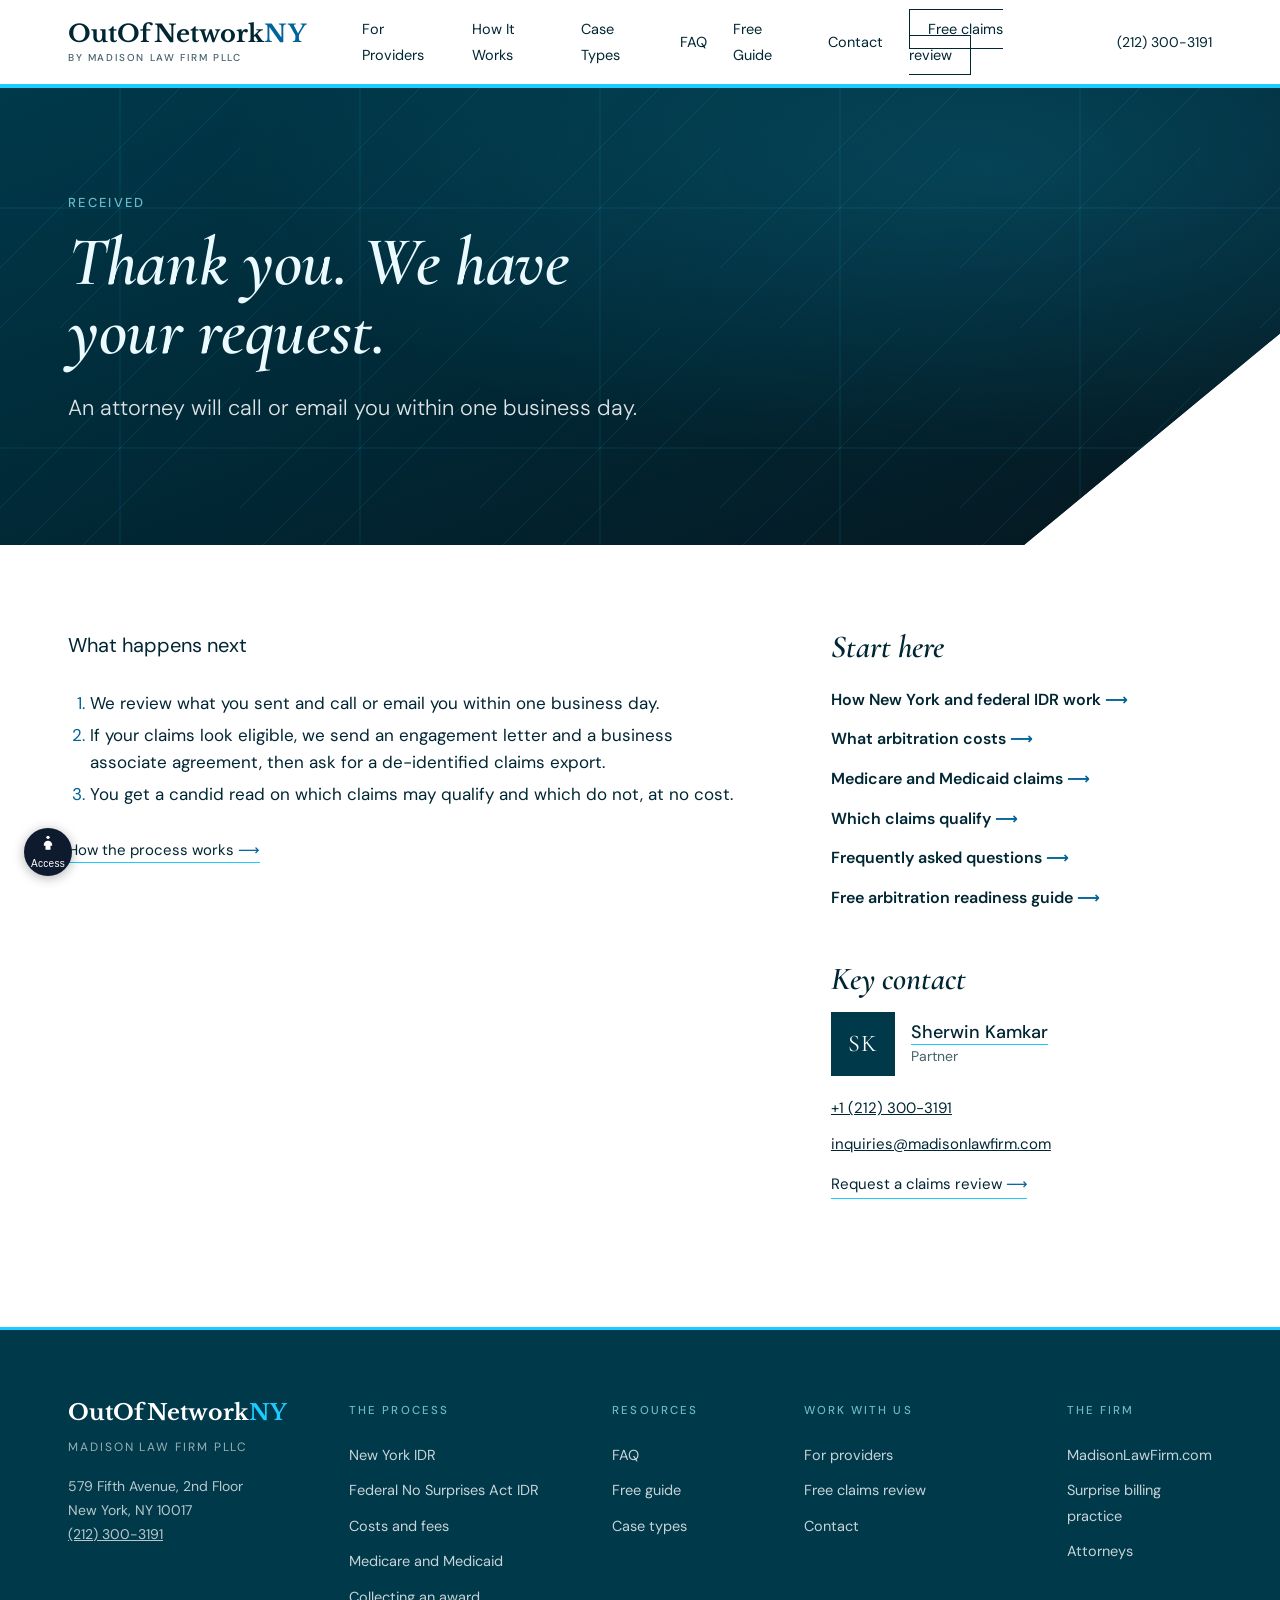
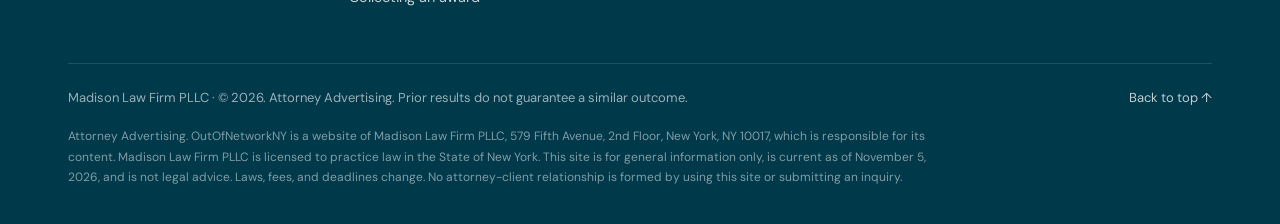
<file: thank-you.html>
<!DOCTYPE html>
<html lang="en">
<!-- oon v3 · Madison design system · content verified November 5, 2026 -->
<head>
<meta charset="UTF-8">
<meta name="viewport" content="width=device-width, initial-scale=1.0">
<meta name="robots" content="noindex, nofollow">
<title>Thank You | OutOfNetworkNY</title>
<meta name="description" content="Thank you for contacting Madison Law Firm PLLC.">
<link rel="canonical" href="https://www.outofnetworkny.com/thank-you">
<link rel="icon" href="/favicon.svg" type="image/svg+xml">
<meta name="theme-color" content="#012633">
<meta property="og:type" content="website">
<meta property="og:site_name" content="OutOfNetworkNY · Madison Law Firm PLLC">
<meta property="og:title" content="Thank You | OutOfNetworkNY">
<meta property="og:description" content="Thank you for contacting Madison Law Firm PLLC.">
<meta property="og:url" content="https://www.outofnetworkny.com/thank-you">
<meta name="twitter:card" content="summary">
<link rel="preconnect" href="https://fonts.googleapis.com">
<link rel="preconnect" href="https://fonts.gstatic.com" crossorigin>
<link href="https://fonts.googleapis.com/css2?family=Cormorant+Garamond:ital,wght@0,500;0,600;1,500;1,600&family=Libre+Baskerville:wght@700&family=DM+Sans:opsz,wght@9..40,300;9..40,400;9..40,500;9..40,600&display=swap" rel="stylesheet">
<link rel="stylesheet" href="/assets/site.css?v3-20261105">
<style>
#ada-skip-link{position:absolute;top:-60px;left:8px;z-index:999999;background:#0e1b2e;color:#fff;padding:10px 18px;font-size:14px;font-weight:700;border-radius:0 0 6px 6px;text-decoration:none;transition:top .2s}
#ada-skip-link:focus{top:0}
#ada-toolbar-wrap{position:fixed;bottom:24px;left:24px;z-index:99999;font-family:Arial,sans-serif}
#ada-toggle-btn{background:#0e1b2e;color:#fff;border:none;cursor:pointer;padding:0;border-radius:50%;width:48px;height:48px;display:flex;flex-direction:column;align-items:center;justify-content:center;gap:4px;font-size:10px;line-height:1.2;letter-spacing:.03em;box-shadow:0 2px 12px rgba(0,0,0,.3);transition:background .2s}
#ada-toggle-btn:hover{background:#b8965a}
#ada-toggle-btn svg{width:20px;height:20px}
#ada-panel{background:#fff;border:1px solid #e5e7eb;border-radius:12px;box-shadow:0 -4px 24px rgba(0,0,0,.15);width:240px;overflow:hidden;display:none;flex-direction:column;position:absolute;bottom:56px;left:0}
#ada-panel.open{display:flex}
.ada-panel-inner{padding:14px 12px;width:240px;box-sizing:border-box}
.ada-title{font-size:12px;font-weight:700;color:#0e1b2e;letter-spacing:.06em;text-transform:uppercase;margin-bottom:12px;padding-bottom:8px;border-bottom:2px solid #b8965a;display:flex;align-items:center;gap:6px}
.ada-section{margin-bottom:12px}
.ada-section-label{font-size:10px;font-weight:700;color:#6b7280;text-transform:uppercase;letter-spacing:.08em;margin-bottom:6px}
.ada-btn-row{display:flex;gap:6px;flex-wrap:wrap}
.ada-btn{flex:1 1 0;min-width:60px;background:#f3f4f6;border:1.5px solid #e5e7eb;border-radius:6px;padding:7px 6px;font-size:11px;font-weight:600;color:#374151;cursor:pointer;transition:.18s;text-align:center;line-height:1.3}
.ada-btn:hover{background:#f5f0e8;border-color:#b8965a;color:#b8965a}
.ada-btn.active{background:#0e1b2e;border-color:#0e1b2e;color:#fff}
.ada-btn-full{width:100%;background:#f3f4f6;border:1.5px solid #e5e7eb;border-radius:6px;padding:8px 10px;font-size:11px;font-weight:600;color:#374151;cursor:pointer;transition:.18s;text-align:left;display:flex;align-items:center;gap:8px;line-height:1.3;margin-bottom:4px}
.ada-btn-full:hover{background:#f5f0e8;border-color:#b8965a;color:#b8965a}
.ada-btn-full.active{background:#0e1b2e;border-color:#0e1b2e;color:#fff}
.ada-reset{width:100%;background:#fef2f2;border:1.5px solid #fca5a5;border-radius:6px;padding:8px 10px;font-size:11px;font-weight:700;color:#991b1b;cursor:pointer;transition:.18s;margin-top:4px}
.ada-reset:hover{background:#fee2e2}
#ada-reading-guide-line{display:none;position:fixed;left:0;width:100%;height:28px;background:rgba(14,27,46,.1);border-top:2px solid rgba(14,27,46,.4);border-bottom:2px solid rgba(14,27,46,.4);pointer-events:none;z-index:99998}
body.ada-reading-guide #ada-reading-guide-line{display:block}
body.ada-high-contrast,body.ada-high-contrast *{background-color:#000!important;color:#fff!important;border-color:#fff!important}
body.ada-high-contrast a,body.ada-high-contrast a *{color:#ff0!important}
body.ada-inverted{filter:invert(100%) hue-rotate(180deg)!important}
body.ada-inverted img,body.ada-inverted video{filter:invert(100%) hue-rotate(180deg)!important}
body.ada-dyslexia,body.ada-dyslexia *{font-family:OpenDyslexic,"Comic Sans MS",Arial,sans-serif!important;letter-spacing:.05em!important;word-spacing:.1em!important}
body.ada-highlight-links a{background:#ff0!important;color:#000!important;text-decoration:underline!important;outline:2px solid #000!important;padding:0 2px!important}
body.ada-pause-anim *,body.ada-pause-anim ::before,body.ada-pause-anim ::after{animation-play-state:paused!important;transition:none!important}
body.ada-focus-visible :focus{outline:3px solid #b8965a!important;outline-offset:3px!important;box-shadow:0 0 0 5px rgba(184,150,90,.3)!important}
body.ada-reading-guide *{cursor:none!important}
body.ada-letter-space *{letter-spacing:.12em!important}
body.ada-line-height *{line-height:1.9!important}
</style>

<script type="application/ld+json">
{
 "@context": "https://schema.org",
 "@graph": [
  {
   "@type": [
    "LegalService",
    "LocalBusiness"
   ],
   "@id": "https://www.outofnetworkny.com/#firm",
   "name": "Madison Law Firm PLLC",
   "alternateName": "OutOfNetworkNY",
   "url": "https://www.outofnetworkny.com/",
   "telephone": "+12123003191",
   "email": "inquiries@madisonlawfirm.com",
   "address": {
    "@type": "PostalAddress",
    "streetAddress": "579 Fifth Avenue, 2nd Floor",
    "addressLocality": "New York",
    "addressRegion": "NY",
    "postalCode": "10017",
    "addressCountry": "US"
   },
   "areaServed": {
    "@type": "State",
    "name": "New York"
   },
   "sameAs": [
    "https://www.madisonlawfirm.com/surprise-billing-arbitration"
   ]
  }
 ]
}
</script>
</head>
<body>
<header class="site-header"><div class="wrap">
  <a href="/" class="brand" aria-label="OutOfNetworkNY by Madison Law Firm PLLC, home"><span class="oon-logo"><span class="oon-brand">OutOfNetwork<span class="oon-ny">NY</span></span><span class="oon-sub">by Madison Law Firm PLLC</span></span></a>
  <button class="nav-toggle" aria-expanded="false" aria-controls="site-nav">Menu</button>
  <ul class="nav" id="site-nav">
    <li><a href="/for-providers">For Providers</a></li><li><a href="/how-it-works">How It Works</a></li><li><a href="/case-types">Case Types</a></li><li><a href="/faq">FAQ</a></li><li><a href="/free-guide">Free Guide</a></li><li><a href="/contact">Contact</a></li><li><a href="/case-evaluator" class="cta">Free claims review</a></li>
  </ul>
  <ul class="nav-right"><li><a href="tel:+12123003191">(212) 300-3191</a></li></ul>
</div></header>
<main id="main-content">
<section class="hero-band landing"><div class="wrap">
  <h1><span class="h1-kicker">Received</span> <span id="tyTitle">Thank you. We have your request.</span></h1><p class="dek"><span id="tySub">An attorney will call or email you within one business day.</span></p>
</div></section>
<section class="section "><div class="wrap"><div class="grid-2"><div class="main-col" id="tyNext">
  <p class="lead">What happens next</p>
  <ol class="bullets"><li>We review what you sent and call or email you within one business day.</li><li>If your claims look eligible, we send an engagement letter and a business associate agreement, then ask for a de-identified claims export.</li><li>You get a candid read on which claims may qualify and which do not, at no cost.</li></ol>
  <p style="margin-top:24px"><a class="arrow-link" href="/how-it-works">How the process works</a></p></div>
  <div class="main-col" id="tyGuide" hidden><p class="lead">Your guide is on its way.</p><p>Check your inbox in the next few minutes. You can also <a href="/assets/docs/oon-arbitration-guide-2026.pdf" target="_blank" rel="noopener">open the PDF now</a>.</p><p style="margin-top:24px"><a class="btn" href="/case-evaluator">Request a free claims review</a></p></div>
  <aside class="side">
    <div class="block"><h2>Start here</h2><ul class="links"><li><a href="/how-it-works">How New York and federal IDR work</a></li><li><a href="/how-it-works#costs">What arbitration costs</a></li><li><a href="/how-it-works#medicare">Medicare and Medicaid claims</a></li><li><a href="/case-types">Which claims qualify</a></li><li><a href="/faq">Frequently asked questions</a></li><li><a href="/free-guide">Free arbitration readiness guide</a></li></ul></div>
    <div class="block"><h2>Key contact</h2><div class="contact-card"><div class="lbl">Key contact</div>
  <div class="who"><div class="mono" aria-hidden="true">SK</div><div><div class="nm"><a href="https://www.madisonlawfirm.com/attorneys#sherwin-kamkar" target="_blank" rel="noopener">Sherwin Kamkar</a></div><div class="ti">Partner</div></div></div>
  <ul><li><a href="tel:+12123003191">+1 (212) 300-3191</a></li><li><a href="&#109;&#97;&#105;&#108;&#116;&#111;&#58;&#105;&#110;&#113;&#117;&#105;&#114;&#105;&#101;&#115;&#64;&#109;&#97;&#100;&#105;&#115;&#111;&#110;&#108;&#97;&#119;&#102;&#105;&#114;&#109;&#46;&#99;&#111;&#109;">&#105;&#110;&#113;&#117;&#105;&#114;&#105;&#101;&#115;&#64;&#109;&#97;&#100;&#105;&#115;&#111;&#110;&#108;&#97;&#119;&#102;&#105;&#114;&#109;&#46;&#99;&#111;&#109;</a></li></ul>
  <a href="/case-evaluator" class="arrow-link more">Request a claims review</a></div></div>
  </aside></div>
<script>
(function(){var t=new URLSearchParams(location.search).get('type');if(t==='guide'){document.getElementById('tyTitle').textContent='Your guide is on its way.';document.getElementById('tySub').textContent='We emailed you the Arbitration Readiness Guide.';document.getElementById('tyNext').hidden=true;document.getElementById('tyGuide').hidden=false;}})();
</script></div></section>
</main>
<footer class="site-footer"><div class="wrap">
  <div class="f-top">
    <div class="f-brand"><span class="oon-logo light"><span class="oon-brand">OutOfNetwork<span class="oon-ny">NY</span></span></span><span class="f-firm">Madison Law Firm PLLC</span>
      <p>579 Fifth Avenue, 2nd Floor<br>New York, NY 10017<br><a href="tel:+12123003191" style="color:inherit">(212) 300-3191</a></p></div>
    <div class="f-col"><h4>The Process</h4><ul><li><a href="/how-it-works#new-york">New York IDR</a></li><li><a href="/how-it-works#federal">Federal No Surprises Act IDR</a></li><li><a href="/how-it-works#costs">Costs and fees</a></li><li><a href="/how-it-works#medicare">Medicare and Medicaid</a></li><li><a href="/how-it-works#awards">Collecting an award</a></li></ul></div>
    <div class="f-col"><h4>Resources</h4><ul><li><a href="/faq">FAQ</a></li><li><a href="/free-guide">Free guide</a></li><li><a href="/case-types">Case types</a></li></ul></div>
    <div class="f-col"><h4>Work With Us</h4><ul><li><a href="/for-providers">For providers</a></li><li><a href="/case-evaluator">Free claims review</a></li><li><a href="/contact">Contact</a></li></ul></div>
    <div class="f-col"><h4>The Firm</h4><ul><li><a href="https://www.madisonlawfirm.com/" target="_blank" rel="noopener">MadisonLawFirm.com</a></li><li><a href="https://www.madisonlawfirm.com/surprise-billing-arbitration" target="_blank" rel="noopener">Surprise billing practice</a></li><li><a href="https://www.madisonlawfirm.com/attorneys" target="_blank" rel="noopener">Attorneys</a></li></ul></div>
  </div>
  <div class="f-legal"><span>Madison Law Firm PLLC &middot; &copy; 2026. Attorney Advertising. Prior results do not guarantee a similar outcome.</span><a href="#main-content">Back to top &uarr;</a></div>
  <div class="footer-disc">Attorney Advertising. OutOfNetworkNY is a website of Madison Law Firm PLLC, 579 Fifth Avenue, 2nd Floor, New York, NY 10017, which is responsible for its content. Madison Law Firm PLLC is licensed to practice law in the State of New York. This site is for general information only, is current as of November 5, 2026, and is not legal advice. Laws, fees, and deadlines change. No attorney-client relationship is formed by using this site or submitting an inquiry.</div>
</div></footer>
<a id="ada-skip-link" href="#main-content">Skip to main content</a>
<div id="ada-reading-guide-line" role="presentation" aria-hidden="true"></div>
<div id="ada-toolbar-wrap" role="complementary" aria-label="Accessibility Tools">
  <div id="ada-panel" aria-hidden="true" role="dialog" aria-label="Accessibility Options">
    <div class="ada-panel-inner">
      <div class="ada-title"><svg aria-hidden="true" focusable="false" viewBox="0 0 24 24" fill="currentColor"><path d="M12 2a2 2 0 1 1 0 4 2 2 0 0 1 0-4zm-1 5h2l2 5-2 1v5h-2v-5l-2-1 2-5z"></path></svg>Accessibility</div>
      <div class="ada-section"><div class="ada-section-label">Text Size</div><div class="ada-btn-row">
        <button class="ada-btn" onclick="adaSetFontSize(90)">A&minus;</button>
        <button class="ada-btn active" id="ada-text-md" onclick="adaSetFontSize(100)">A</button>
        <button class="ada-btn" onclick="adaSetFontSize(115)">A+</button>
        <button class="ada-btn" onclick="adaSetFontSize(130)">A++</button>
      </div></div>
      <div class="ada-section"><div class="ada-section-label">Display</div>
        <button class="ada-btn-full" id="ada-contrast" onclick="adaToggleClass('ada-high-contrast','ada-contrast')">High Contrast</button>
        <button class="ada-btn-full" id="ada-invert" onclick="adaToggleClass('ada-inverted','ada-invert')">Invert Colors</button>
        <button class="ada-btn-full" id="ada-dyslexia-btn" onclick="adaToggleClass('ada-dyslexia','ada-dyslexia-btn')">Dyslexia Font</button>
        <button class="ada-btn-full" id="ada-links" onclick="adaToggleClass('ada-highlight-links','ada-links')">Highlight Links</button>
        <button class="ada-btn-full" id="ada-anim" onclick="adaToggleClass('ada-pause-anim','ada-anim')">&#9646; Pause Animations</button>
        <button class="ada-btn-full" id="ada-focus" onclick="adaToggleClass('ada-focus-visible','ada-focus')">Focus Indicator</button>
        <button class="ada-btn-full" id="ada-reading-guide-btn" onclick="adaToggleReadingGuide()">Reading Guide</button>
      </div>
      <div class="ada-section"><div class="ada-section-label">Spacing</div>
        <button class="ada-btn-full" id="ada-letter" onclick="adaToggleClass('ada-letter-space','ada-letter')">AB Letter Space</button>
        <button class="ada-btn-full" id="ada-line" onclick="adaToggleClass('ada-line-height','ada-line')">Line Height</button>
      </div>
      <button class="ada-reset" onclick="adaReset()">&#8635; Reset All</button>
    </div>
  </div>
  <button id="ada-toggle-btn" onclick="adaTogglePanel()" aria-expanded="false" aria-controls="ada-panel" aria-label="Open accessibility tools">
    <svg aria-hidden="true" focusable="false" viewBox="0 0 24 24" fill="currentColor"><circle cx="12" cy="4" r="2"></circle><path d="M12 8c-3 0-5 2-5 5v1h2v5h6v-5h2v-1c0-3-2-5-5-5z"></path></svg>
    <span>Access</span>
  </button>
</div>
<script>
function adaTogglePanel(){const p=document.getElementById('ada-panel'),b=document.getElementById('ada-toggle-btn'),o=p.classList.toggle('open');p.setAttribute('aria-hidden',String(!o));b.setAttribute('aria-expanded',String(o));}
function adaSetFontSize(p){document.documentElement.style.fontSize=p+'%';}
function adaToggleClass(bc,bi){const a=document.body.classList.toggle(bc);const b=document.getElementById(bi);if(b){b.classList.toggle('active',a);b.setAttribute('aria-pressed',String(a));}}
function adaToggleReadingGuide(){const a=document.body.classList.toggle('ada-reading-guide');const b=document.getElementById('ada-reading-guide-btn');if(b){b.classList.toggle('active',a);}if(a)document.addEventListener('mousemove',adaMoveGuide);else document.removeEventListener('mousemove',adaMoveGuide);}
function adaMoveGuide(e){const l=document.getElementById('ada-reading-guide-line');if(l)l.style.top=(e.clientY-14)+'px';}
function adaReset(){document.documentElement.style.fontSize='';['ada-high-contrast','ada-inverted','ada-dyslexia','ada-highlight-links','ada-pause-anim','ada-focus-visible','ada-reading-guide','ada-letter-space','ada-line-height'].forEach(c=>document.body.classList.remove(c));document.removeEventListener('mousemove',adaMoveGuide);document.querySelectorAll('.ada-btn-full.active,.ada-btn.active').forEach(e=>e.classList.remove('active'));document.documentElement.style.fontSize='';}
</script>
<script>
(function(){var b=document.querySelector('.nav-toggle'),n=document.getElementById('site-nav');if(!b||!n)return;
b.addEventListener('click',function(){var o=n.classList.toggle('open');b.setAttribute('aria-expanded',String(o));});})();
</script>
</body>
</html>
</file>
<file: assets/site.css>
/* Madison Law Firm PLLC — site styles v2 (2026-11). Typographic, white-ground layout. */
:root{
  --ink:#15181d; --navy:#0e1b2e; --navy-2:#1a2d45; --gold:#b8965a; --gold-ink:#8a6a35;
  --gray:#5b6270; --gray-2:#8a909b; --rule:#e2dfd8; --mist:#f6f4ef; --white:#fff;
  --sans:'DM Sans',system-ui,-apple-system,'Segoe UI',sans-serif;
  --serif:'Cormorant Garamond',Georgia,serif;
  --wrap:1240px; --pad:48px;
}
*,*::before,*::after{box-sizing:border-box;margin:0;padding:0}
html{scroll-behavior:smooth;font-size:16px}
body{font-family:var(--sans);color:var(--ink);background:var(--white);line-height:1.6;-webkit-font-smoothing:antialiased}
a{color:inherit}
img{max-width:100%;display:block}
.wrap{max-width:var(--wrap);margin:0 auto;padding:0 var(--pad)}

/* ---------- header ---------- */
.utility{background:var(--navy);color:rgba(255,255,255,.7);font-size:12.5px;letter-spacing:.02em}
.utility .wrap{display:flex;justify-content:space-between;align-items:center;height:36px;gap:16px}
.utility a{text-decoration:none;color:rgba(255,255,255,.85)}
.utility a:hover{color:#fff}
.utility .u-right{display:flex;gap:24px}
.site-header{position:sticky;top:0;z-index:50;background:var(--white);border-bottom:1px solid var(--rule)}
.site-header .wrap{display:flex;align-items:center;justify-content:space-between;height:84px;gap:32px}
.brand{text-decoration:none;display:flex;flex-direction:column;line-height:1}
.brand-name{font-family:var(--serif);font-size:27px;font-weight:500;color:var(--navy);letter-spacing:.01em;font-variant:small-caps}
.brand-sub{font-size:10.5px;letter-spacing:.2em;text-transform:uppercase;color:var(--gray);margin-top:6px}
.nav{display:flex;align-items:center;gap:34px;list-style:none}
.nav a{text-decoration:none;font-size:15px;color:var(--ink);padding:6px 0;border-bottom:1px solid transparent;transition:border-color .2s,color .2s}
.nav a:hover,.nav a[aria-current="page"]{border-bottom-color:var(--gold)}
.nav .cta{border:1px solid var(--navy);padding:10px 18px;color:var(--navy);font-size:14px}
.nav .cta:hover{background:var(--navy);color:#fff;border-bottom-color:var(--navy)}
.nav-toggle{display:none;background:none;border:1px solid var(--rule);padding:8px 12px;font:inherit;font-size:14px;color:var(--ink);cursor:pointer}

/* ---------- page head ---------- */
.crumbs{font-size:13px;color:var(--gray);padding-top:36px}
.crumbs a{color:var(--gray);text-decoration:none}
.crumbs a:hover{color:var(--navy);text-decoration:underline}
.crumbs span{margin:0 8px;color:var(--gray-2)}
.page-head{padding:28px 0 64px;border-bottom:1px solid var(--rule)}
.page-head .eyebrow{font-size:12px;letter-spacing:.18em;text-transform:uppercase;color:var(--gold-ink);margin-bottom:18px;display:flex;align-items:center;gap:12px}
.page-head .eyebrow::before{content:'';width:32px;height:1px;background:var(--gold)}
.page-head h1{font-size:clamp(40px,5.2vw,68px);font-weight:400;letter-spacing:-.025em;line-height:1.04;color:var(--navy);max-width:16ch}
.page-head .dek{font-size:clamp(20px,2vw,26px);line-height:1.38;color:var(--ink);font-weight:300;max-width:34em;margin-top:26px}
.page-head .lead{font-size:17px;color:var(--gray);max-width:44em;margin-top:18px}
.head-actions{margin-top:34px;display:flex;gap:28px;flex-wrap:wrap;align-items:center}
.btn{display:inline-block;background:var(--navy);color:#fff;text-decoration:none;padding:15px 26px;font-size:14.5px;letter-spacing:.01em;border:1px solid var(--navy);transition:background .2s}
.btn:hover{background:var(--navy-2)}
.arrow-link{text-decoration:none;color:var(--navy);font-size:15px;border-bottom:1px solid var(--gold);padding-bottom:2px}
.arrow-link::after{content:' \27F6';color:var(--gold-ink)}

/* ---------- sections ---------- */
.section{padding:84px 0;border-bottom:1px solid var(--rule)}
.section.mist{background:var(--mist)}
.section:last-of-type{border-bottom:none}
.h2{font-size:clamp(28px,2.8vw,38px);font-weight:400;letter-spacing:-.015em;line-height:1.15;color:var(--navy);margin-bottom:12px}
.kicker{font-size:12px;letter-spacing:.18em;text-transform:uppercase;color:var(--gray);margin-bottom:14px}
.sub{color:var(--gray);font-size:17px;max-width:44em;margin-bottom:8px}
.grid-2{display:grid;grid-template-columns:minmax(0,7fr) minmax(0,4fr);gap:96px;align-items:start}
.prose p{font-size:17.5px;line-height:1.75;color:var(--ink);margin-bottom:22px;max-width:40em}
.prose p strong{font-weight:600;color:var(--navy)}
.aside{border-top:2px solid var(--navy);padding-top:20px}
.aside h2,.aside h3{font-size:12px;letter-spacing:.18em;text-transform:uppercase;color:var(--gray);font-weight:500;margin-bottom:10px}
.aside ul{list-style:none}
.aside li{font-size:15.5px;padding:13px 0;border-bottom:1px solid var(--rule);line-height:1.45}
.aside .aside-note{font-size:14px;color:var(--gray);margin-top:16px;line-height:1.6}

/* index of links (areas of focus) */
.index{list-style:none;border-top:1px solid var(--ink);margin-top:28px}
.index li{border-bottom:1px solid var(--rule)}
.index a{display:grid;grid-template-columns:minmax(0,5fr) minmax(0,6fr) 40px;gap:32px;align-items:baseline;padding:22px 0;text-decoration:none;transition:background .2s,padding .2s}
.index a:hover{background:var(--mist);padding-left:12px;padding-right:12px}
.index .t{font-size:21px;color:var(--navy);letter-spacing:-.005em}
.index .d{font-size:15px;color:var(--gray)}
.index .a{text-align:right;color:var(--gold-ink);font-size:20px}
.index.compact a{grid-template-columns:1fr 40px;padding:16px 0}
.index.compact .t{font-size:18px}
.cols-2{columns:2;column-gap:64px}
.cols-2 .index{margin-top:0}

/* numbered considerations */
.numbered{list-style:none;margin-top:28px;border-top:1px solid var(--ink)}
.numbered li{display:grid;grid-template-columns:72px minmax(0,4fr) minmax(0,7fr);gap:32px;padding:28px 0;border-bottom:1px solid var(--rule)}
.numbered .n{font-size:14px;color:var(--gold-ink);letter-spacing:.06em;padding-top:4px}
.numbered h3{font-size:20px;font-weight:500;color:var(--navy);line-height:1.3}
.numbered p{font-size:16px;color:var(--ink);line-height:1.7}

/* service columns */
.svc-cols{display:grid;grid-template-columns:repeat(3,minmax(0,1fr));gap:56px;margin-top:36px}
.svc-cols.four{grid-template-columns:repeat(4,minmax(0,1fr));gap:40px}
.svc-col{border-top:2px solid var(--navy);padding-top:22px}
.svc-col h3{font-size:21px;font-weight:500;color:var(--navy);margin-bottom:8px}
.svc-col > p{font-size:15px;color:var(--gray);margin-bottom:14px}
.svc-col ul{list-style:none}
.svc-col li{font-size:15px;padding:9px 0;border-bottom:1px solid var(--rule);line-height:1.45}

/* steps */
.steps{list-style:none;display:grid;grid-template-columns:repeat(5,minmax(0,1fr));gap:28px;margin-top:36px;counter-reset:s}
.steps li{border-top:1px solid var(--ink);padding-top:18px;counter-increment:s}
.steps li::before{content:counter(s,decimal-leading-zero);display:block;font-size:13px;color:var(--gold-ink);letter-spacing:.06em;margin-bottom:10px}
.steps h3{font-size:17px;font-weight:500;color:var(--navy);margin-bottom:8px}
.steps p{font-size:14.5px;color:var(--gray);line-height:1.65}

/* FAQ (class names kept for schema extraction) */
.faq-list{margin-top:28px;border-top:1px solid var(--ink)}
.faq-item{display:grid;grid-template-columns:minmax(0,5fr) minmax(0,7fr);gap:48px;padding:28px 0;border-bottom:1px solid var(--rule)}
.faq-q{font-size:19px;font-weight:500;color:var(--navy);line-height:1.4}
.faq-a{font-size:16px;color:var(--ink);line-height:1.75}

/* contact */
.contact-grid{display:grid;grid-template-columns:minmax(0,5fr) minmax(0,6fr);gap:96px;align-items:start}
.contact-info p{font-size:17px;color:var(--ink);max-width:30em;margin:12px 0 28px}
.cd{list-style:none;border-top:1px solid var(--rule)}
.cd li{display:grid;grid-template-columns:110px 1fr;gap:16px;padding:14px 0;border-bottom:1px solid var(--rule);font-size:15.5px}
.cd .l{font-size:12px;letter-spacing:.14em;text-transform:uppercase;color:var(--gray);padding-top:3px}
.cd a{color:var(--navy)}
.contact-form{background:var(--white);border:1px solid var(--rule);padding:40px}
.contact-form h3{font-size:22px;font-weight:500;color:var(--navy);margin-bottom:6px}
.form-sub{font-size:14.5px;color:var(--gray);margin-bottom:24px}
.form-row{display:grid;grid-template-columns:1fr 1fr;gap:20px}
.form-group{display:flex;flex-direction:column;margin-bottom:18px}
.form-group label{font-size:12px;letter-spacing:.12em;text-transform:uppercase;color:var(--gray);margin-bottom:6px}
.form-group input,.form-group select,.form-group textarea{font:inherit;font-size:15.5px;color:var(--ink);background:transparent;border:none;border-bottom:1px solid #c9c5bc;padding:8px 0;border-radius:0;outline:none}
.form-group input:focus,.form-group select:focus,.form-group textarea:focus{border-bottom-color:var(--navy)}
.form-group textarea{min-height:96px;resize:vertical}
.form-submit{margin-top:8px;width:100%;background:var(--navy);color:#fff;border:none;padding:16px;font:inherit;font-size:15px;cursor:pointer}
.form-submit:hover{background:var(--navy-2)}
.form-note{font-size:13px;color:var(--gray);margin-top:14px}

/* home */
.home-hero{padding:96px 0 88px;border-bottom:1px solid var(--rule)}
.home-hero h1{font-size:clamp(44px,6vw,84px);font-weight:400;letter-spacing:-.03em;line-height:1.02;color:var(--navy);max-width:14ch}
.home-hero .dek{font-size:clamp(19px,1.8vw,24px);font-weight:300;line-height:1.45;max-width:36em;margin-top:30px}
.stats{display:grid;grid-template-columns:repeat(4,minmax(0,1fr));gap:32px;margin-top:64px;border-top:1px solid var(--ink)}
.stats div{padding-top:18px}
.stats .k{font-size:12px;letter-spacing:.16em;text-transform:uppercase;color:var(--gray)}
.stats .v{font-size:18px;color:var(--navy);margin-top:6px;line-height:1.4}
.feature{display:grid;grid-template-columns:minmax(0,4fr) minmax(0,7fr);gap:96px;align-items:start}

/* footer */
.site-footer{background:var(--navy);color:rgba(255,255,255,.72);padding:72px 0 36px;margin-top:0}
.f-top{display:grid;grid-template-columns:minmax(0,3fr) repeat(3,minmax(0,2fr));gap:48px;padding-bottom:48px;border-bottom:1px solid rgba(255,255,255,.12)}
.f-brand .brand-name{color:#fff}
.f-brand p{font-size:14px;line-height:1.7;margin-top:18px;max-width:22em}
.f-col h4{font-size:11.5px;letter-spacing:.18em;text-transform:uppercase;color:var(--gold);font-weight:500;margin-bottom:16px}
.f-col ul{list-style:none}
.f-col li{padding:5px 0}
.f-col a{color:rgba(255,255,255,.78);text-decoration:none;font-size:14.5px}
.f-col a:hover{color:#fff}
.f-bot{display:flex;justify-content:space-between;gap:24px;flex-wrap:wrap;font-size:13px;padding-top:24px;color:rgba(255,255,255,.55)}
.footer-disc{font-size:12px;line-height:1.7;color:rgba(255,255,255,.5);margin-top:18px;max-width:72em}

/* responsive */
@media (max-width:1080px){
  :root{--pad:32px}
  .grid-2,.feature,.contact-grid{grid-template-columns:1fr;gap:48px}
  .steps{grid-template-columns:repeat(2,minmax(0,1fr))}
  .svc-cols,.svc-cols.four{grid-template-columns:1fr 1fr}
  .f-top{grid-template-columns:1fr 1fr}
  .nav{display:none;position:absolute;top:84px;left:0;right:0;background:#fff;flex-direction:column;align-items:flex-start;gap:0;padding:12px var(--pad) 24px;border-bottom:1px solid var(--rule)}
  .nav.open{display:flex}
  .nav li{width:100%;border-bottom:1px solid var(--rule)}
  .nav a{display:block;padding:14px 0}
  .nav .cta{border:none;padding:14px 0}
  .nav-toggle{display:block}
}
@media (max-width:680px){
  :root{--pad:20px}
  .utility .u-addr{display:none}
  .site-header .wrap{height:72px}
  .nav{top:72px}
  .brand-name{font-size:22px}
  .section{padding:60px 0}
  .index a{grid-template-columns:1fr 28px;gap:12px}
  .index .d{grid-column:1/2;grid-row:2}
  .numbered li,.faq-item{grid-template-columns:1fr;gap:10px}
  .numbered .n{padding-top:0}
  .svc-cols,.svc-cols.four,.steps,.stats,.form-row{grid-template-columns:1fr}
  .cols-2{columns:1}
  .contact-form{padding:24px}
  .f-top{grid-template-columns:1fr}
}

/* ---------- v2.1: Fried Frank-pattern refinements ---------- */
.page-head.lean{padding:20px 0 56px}
.page-head.lean h1{max-width:20ch}
.page-head.lean .lead{font-size:clamp(18px,1.6vw,21px);color:var(--ink);font-weight:300;line-height:1.55;max-width:42em;margin-top:28px}
.contact-card{border-top:2px solid var(--navy);padding-top:20px;margin-bottom:44px}
.contact-card .lbl{font-size:12px;letter-spacing:.18em;text-transform:uppercase;color:var(--gray);margin-bottom:16px;font-weight:500}
.contact-card .who{display:flex;gap:16px;align-items:center}
.contact-card .mono{width:64px;height:64px;flex:0 0 64px;background:var(--navy);color:#fff;font-family:var(--serif);font-size:24px;display:flex;align-items:center;justify-content:center;letter-spacing:.04em}
.contact-card .nm{font-size:18px;color:var(--navy);font-weight:500;line-height:1.3}
.contact-card .ti{font-size:14px;color:var(--gray)}
.contact-card ul{list-style:none;margin-top:14px}
.contact-card li{font-size:15px;padding:6px 0}
.contact-card a{color:var(--navy)}
.contact-card .more{display:inline-block;margin-top:10px}
.intro{font-size:18px;line-height:1.75;margin-bottom:22px;max-width:40em}
.services-tree{list-style:none;border-top:1px solid var(--ink);margin-top:28px}
.services-tree > li{border-bottom:1px solid var(--rule);padding:22px 0}
.services-tree > li > a{font-size:24px;color:var(--navy);text-decoration:none;letter-spacing:-.01em}
.services-tree > li > a::after,.services-tree ul a::after{content:' \27F6';color:var(--gold-ink)}
.services-tree ul{list-style:none;margin-top:12px;columns:2;column-gap:56px}
.services-tree ul li{padding:5px 0;break-inside:avoid}
.services-tree ul a{font-size:15.5px;color:var(--ink);text-decoration:none}
.services-tree a:hover{text-decoration:underline;text-decoration-color:var(--gold)}
.f-legal{display:flex;justify-content:space-between;align-items:center;gap:24px;flex-wrap:wrap;padding-top:24px;font-size:13px;color:rgba(255,255,255,.6)}
.f-legal a{color:rgba(255,255,255,.75);text-decoration:none}
.f-legal a:hover{color:#fff}
@media (max-width:680px){.services-tree ul{columns:1}}

/* ---------- v2.2: display-serif headings, hero band, sidebar, angled bands ---------- */
.h2,.display{font-family:var(--serif);font-style:italic;font-weight:600;letter-spacing:0;color:var(--navy)}
.h2{font-size:clamp(32px,3.2vw,46px);line-height:1.1;margin-bottom:18px}
.site-header .wrap{justify-content:flex-start;gap:56px}
.site-header .nav{flex:1}
.nav-right{display:flex;gap:28px;list-style:none;align-items:center;margin-left:auto}
.nav-right a{font-size:14px;text-decoration:none;color:var(--ink)}
.nav-right a:hover{color:var(--navy);text-decoration:underline;text-decoration-color:var(--gold)}
.nav a[aria-current="page"]{border-bottom:2px solid var(--gold)}

.hero-band{position:relative;color:#fff;background-color:var(--navy);
  background-image:radial-gradient(ellipse at 78% 18%,rgba(212,175,122,.22),transparent 55%),
    url("data:image/svg+xml,%3Csvg xmlns='http://www.w3.org/2000/svg' width='240' height='240' viewBox='0 0 240 240'%3E%3Cg fill='none' stroke='%23d4af7a' stroke-opacity='.13' stroke-width='1'%3E%3Cpath d='M0 240 240 0M-60 240 180 0M60 240 300 0M0 120h240M120 0v240'/%3E%3C/g%3E%3C/svg%3E"),
    linear-gradient(160deg,#16294a 0%,#0e1b2e 55%,#0a1422 100%);
  padding:84px 0 120px;clip-path:polygon(0 0,100% 0,100% 54%,80% 100%,0 100%);border-top:3px solid var(--gold)}
.hero-band .crumbs{padding-top:0;color:rgba(255,255,255,.75);font-size:15px}
.hero-band .crumbs a{color:#fff}
.hero-band .crumbs span{color:rgba(255,255,255,.45)}
.hero-band h1{font-family:var(--serif);font-style:italic;font-weight:600;font-size:clamp(46px,6.2vw,92px);line-height:1;color:var(--gold-lt,#d4af7a);margin-top:22px;max-width:15ch;letter-spacing:-.005em}
.hero-band .dek{font-size:clamp(18px,1.7vw,22px);font-weight:300;line-height:1.5;color:rgba(255,255,255,.88);max-width:38em;margin-top:26px}
.hero-band .head-actions{margin-top:34px}
.btn-gold{background:var(--gold);border-color:var(--gold);color:var(--navy)}
.btn-gold:hover{background:#d4af7a;border-color:#d4af7a}
.hero-band .arrow-link{color:#fff;border-bottom-color:var(--gold)}
.hero-band .arrow-link::after{color:var(--gold)}
.hero-band.home{padding:120px 0 170px}
.hero-band.home h1{font-size:clamp(50px,7vw,104px);max-width:13ch}

.main-col .lead{font-size:20px;line-height:1.6;color:var(--ink);margin-bottom:26px;max-width:38em}
.main-col p{font-size:18px;line-height:1.7;margin-bottom:20px;max-width:40em}
.main-col p strong{color:var(--navy);font-weight:600}
.main-col .cap-intro{margin-top:30px;margin-bottom:10px}
.bullets{margin:0 0 0 22px}
.bullets li{font-size:17px;line-height:1.55;padding:3px 0}
.bullets li::marker{color:var(--gold-ink)}
.side h2{font-family:var(--serif);font-style:italic;font-weight:600;font-size:32px;line-height:1.15;color:var(--navy);margin-bottom:14px}
.side .block{margin-bottom:44px}
.side ul.links{list-style:none}
.side ul.links li{padding:7px 0}
.side ul.links a{font-weight:600;font-size:16px;color:var(--navy);text-decoration:none;line-height:1.4}
.side ul.links a::after{content:' \27F6';color:var(--gold-ink)}
.side ul.links a:hover{text-decoration:underline;text-decoration-color:var(--gold)}
.side .contact-card{border-top:none;padding-top:0;margin-bottom:0}
.side .contact-card .lbl{display:none}

.band{background:var(--gold-pale,#f5efe4);clip-path:polygon(0 0,100% 0,100% 86%,88% 100%,0 100%);padding-bottom:120px;border-bottom:none}
.band + .section{border-top:none}
.split{display:grid;grid-template-columns:minmax(0,4fr) minmax(0,7fr);gap:80px;align-items:start}
.split > .h2{margin-bottom:0}
.serif-list{list-style:none}
.serif-list li{border-top:1px solid rgba(184,150,90,.55);padding:26px 0 28px}
.serif-list li:last-child{border-bottom:1px solid rgba(184,150,90,.55)}
.serif-list h3{font-family:var(--serif);font-style:italic;font-weight:600;font-size:clamp(24px,2.2vw,30px);line-height:1.18;color:var(--navy)}
.serif-list h3 a{text-decoration:none;color:inherit}
.serif-list p{font-size:16px;color:var(--ink);line-height:1.65;margin-top:10px;max-width:46em}
.serif-list .more{display:inline-block;margin-top:12px;font-weight:600;font-size:15px;color:var(--navy);text-decoration:none}
.serif-list .more::after{content:' \27F6';color:var(--gold-ink)}
.numbered h3,.faq-q{font-family:var(--serif);font-style:italic;font-weight:600;font-size:24px;line-height:1.2}
.faq-q{font-size:23px}
.steps h3{font-family:var(--serif);font-style:italic;font-weight:600;font-size:22px}
.svc-col h3{font-family:var(--serif);font-style:italic;font-weight:600;font-size:26px}
.contact-info .h2{font-size:clamp(34px,3.4vw,48px)}
.site-footer{border-top:3px solid var(--gold)}
@media (max-width:1080px){
  .split{grid-template-columns:1fr;gap:28px}
  .nav-right{display:none}
  .site-header .wrap{justify-content:space-between}
  .hero-band{clip-path:polygon(0 0,100% 0,100% 78%,70% 100%,0 100%)}
}
@media (max-width:680px){
  .hero-band{padding:56px 0 96px}
  .hero-band.home{padding:72px 0 120px}
  .band{clip-path:polygon(0 0,100% 0,100% 94%,80% 100%,0 100%);padding-bottom:84px}
}

/* ---------- v2.3: MADISON wordmark, attorneys ---------- */
:root{--logo:#012633;--wordmark:'Libre Baskerville','Baskerville Old Face',Baskerville,'Baskerville Old Face',Georgia,serif}
.logo{font-family:var(--wordmark);font-weight:700;font-size:30px;line-height:1;letter-spacing:.04em;color:var(--logo)}
.site-header .brand{justify-content:center}
.f-brand .logo{color:#fff;font-size:26px;display:block}
.f-brand .f-firm{display:block;margin-top:10px;font-size:12px;letter-spacing:.16em;text-transform:uppercase;color:rgba(255,255,255,.6)}
.contact-card .nm a{color:inherit;text-decoration:none;border-bottom:1px solid var(--gold)}
.people{display:grid;gap:0}
.person{display:grid;grid-template-columns:120px 1fr;gap:40px;padding:48px 0;border-top:1px solid rgba(14,27,46,.15)}
.person:last-child{border-bottom:1px solid rgba(14,27,46,.15)}
.mono.lg{width:120px;height:120px;font-size:38px}
.person h2{font-family:var(--serif);font-style:italic;font-weight:500;font-size:40px;line-height:1.1;color:var(--navy)}
.person .ti{font-size:13px;letter-spacing:.16em;text-transform:uppercase;color:var(--gold-ink);margin-top:10px}
.p-cols{display:grid;grid-template-columns:repeat(3,1fr);gap:32px;margin-top:30px}
.p-cols h3{font-size:12px;letter-spacing:.16em;text-transform:uppercase;color:var(--gray);font-weight:600;margin-bottom:10px}
.p-cols ul{list-style:none;padding:0;margin:0}
.p-cols li{font-size:15.5px;line-height:1.6;color:var(--ink)}
.p-cols a{color:var(--navy);text-decoration:none;border-bottom:1px solid var(--gold)}
@media (max-width:760px){
  .logo{font-size:25px}
  .person{grid-template-columns:1fr;gap:20px;padding:36px 0}
  .mono.lg{width:84px;height:84px;font-size:28px}
  .person h2{font-size:32px}
  .p-cols{grid-template-columns:1fr;gap:20px}
}
.person .mono{background:var(--navy);color:#fff;font-family:var(--serif);display:flex;align-items:center;justify-content:center;letter-spacing:.04em}
.f-top{grid-template-columns:1.3fr 1.2fr .8fr 1.2fr .8fr}
@media (max-width:1000px){.f-top{grid-template-columns:1fr 1fr}}
@media (max-width:600px){.f-top{grid-template-columns:1fr}}

/* ---------- v2.4: palette from friedfrank.com (sampled live 2026-11-04) ----------
   #012633 ink/headings · #00394A deep teal (footer, hero) · #06171F darkest
   #1CCBFF cyan accent (rules, buttons) · #00639A link blue · #EBFAFF / #D6F5FF / #C4EDF9 pale blues
   #6BB9C9 muted teal · #8FA8B0 gray-teal · #D0D3D8 hairlines */
:root{
  --ink:#012633; --navy:#012633; --navy-2:#00394a; --gold:#1ccbff; --gold-ink:#00639a;
  --gold-lt:#ebfaff; --gold-pale:#ebfaff; --gray:#46616b; --gray-2:#8fa8b0; --rule:#d0d3d8; --mist:#ebfaff;
}
body{color:var(--ink)}
.site-header{border-bottom-color:var(--gold)}
.hero-band{
  background-image:radial-gradient(ellipse at 78% 18%,rgba(28,203,255,.16),transparent 55%),
    url("data:image/svg+xml,%3Csvg xmlns='http://www.w3.org/2000/svg' width='240' height='240' viewBox='0 0 240 240'%3E%3Cg fill='none' stroke='%231ccbff' stroke-opacity='.12' stroke-width='1'%3E%3Cpath d='M0 240 240 0M-60 240 180 0M60 240 300 0M0 120h240M120 0v240'/%3E%3C/g%3E%3C/svg%3E"),
    linear-gradient(160deg,#00394a 0%,#012633 55%,#06171f 100%);
  border-top-color:var(--gold)}
.hero-band h1{color:#ebfaff}
.btn-gold{background:#1ccbff;border-color:#1ccbff;color:#012633}
.btn-gold:hover{background:#c4edf9;border-color:#c4edf9;color:#012633}
.band{background:#ebfaff}
.serif-list li{border-top-color:rgba(0,99,154,.28)}
.serif-list li:last-child{border-bottom-color:rgba(0,99,154,.28)}
.form-group input,.form-group select,.form-group textarea{border-bottom-color:#8fa8b0}
.site-footer{background:#00394a;border-top-color:var(--gold)}
.site-footer h4{color:#6bb9c9}
.person .mono,.contact-card .mono{background:#00394a}
a:focus-visible,button:focus-visible{outline:2px solid #1ccbff;outline-offset:2px}

/* ---------- v2.5: practice landing pages ---------- */
.hero-band.landing h1{max-width:18ch;font-size:clamp(42px,5.4vw,80px)}
.hero-band .dek{max-width:40em}
.band-lead{font-size:17px;line-height:1.7;margin-bottom:28px;max-width:44em}
.compare-wrap{overflow-x:auto;-webkit-overflow-scrolling:touch}
.compare{width:100%;border-collapse:collapse;font-size:15px;line-height:1.55;min-width:560px}
.compare th,.compare td{text-align:left;vertical-align:top;padding:16px 18px 16px 0;border-top:1px solid rgba(0,99,154,.28)}
.compare thead th{font-size:12px;letter-spacing:.16em;text-transform:uppercase;color:var(--gold-ink);font-weight:600;border-top:none;padding-bottom:12px}
.compare tbody th{font-weight:600;color:var(--navy);width:24%}
.compare tbody tr:last-child th,.compare tbody tr:last-child td{border-bottom:1px solid rgba(0,99,154,.28)}
.compare.facts{min-width:0}
.compare.facts tbody th{width:52%;font-weight:500}

/* ---------- v2.8: SEO heading kicker, FAQ headings ---------- */
.hero-band h1 .h1-kicker{display:block;font-family:var(--sans);font-style:normal;font-weight:500;font-size:13px;letter-spacing:.18em;text-transform:uppercase;color:#6bb9c9;line-height:1.4;margin-bottom:16px}
h3.faq-q{margin:0}
.byline{font-size:13px;letter-spacing:.02em;color:var(--gray);margin:0 0 22px;padding-bottom:14px;border-bottom:1px solid var(--rule)}
.byline a{color:var(--navy);text-decoration:none;border-bottom:1px solid var(--gold)}

/* ---------- v2.8: glossary, legal services index ---------- */
.glossary{display:grid;grid-template-columns:repeat(2,minmax(0,1fr));gap:0 56px;margin-top:28px;border-top:1px solid var(--ink)}
.glossary>div{padding:20px 0;border-bottom:1px solid var(--rule)}
.glossary dt{font-family:var(--serif);font-style:italic;font-weight:600;font-size:21px;color:var(--navy);line-height:1.25;margin-bottom:6px}
.glossary dd{font-size:15.5px;line-height:1.65;color:var(--ink)}
.svc-jump{position:sticky;top:0;z-index:20;background:#fff;border-bottom:1px solid var(--rule)}
.svc-jump ul{list-style:none;display:flex;flex-wrap:wrap;gap:6px 28px;padding:16px 0}
.svc-jump a{font-size:14.5px;font-weight:500;color:var(--navy);text-decoration:none;border-bottom:2px solid transparent;padding-bottom:3px}
.svc-jump a:hover{border-bottom-color:var(--gold)}
.svc-block{scroll-margin-top:64px}
.svc-block.band{clip-path:none;padding-bottom:72px}
.svc-head{display:grid;grid-template-columns:64px 1fr;gap:24px;max-width:860px}
.svc-num{font-family:var(--serif);font-style:italic;font-size:30px;color:var(--gold-ink);line-height:1.2}
.svc-head h2 a{text-decoration:none;color:inherit}
.svc-head p{font-size:17px;line-height:1.65;margin:8px 0 14px;max-width:44em}
.svc-groups{display:grid;grid-template-columns:repeat(auto-fit,minmax(220px,1fr));gap:36px 48px;margin:40px 0 0 88px}
.svc-grp h4{font-size:12px;letter-spacing:.16em;text-transform:uppercase;color:var(--gray);font-weight:600;margin-bottom:12px;padding-bottom:10px;border-bottom:1px solid var(--rule)}
.svc-grp ul{list-style:none}
.svc-grp li{padding:6px 0}
.svc-grp a{color:var(--navy);text-decoration:none;font-size:15.5px;font-weight:500}
.svc-grp a:hover{text-decoration:underline;text-decoration-color:var(--gold)}
.svc-grp.wide{grid-column:1/-1}
.lease-rows{display:grid;grid-template-columns:repeat(2,minmax(0,1fr));gap:0 48px}
.lease-rows li{display:flex;justify-content:space-between;align-items:baseline;gap:16px;padding:10px 0;border-bottom:1px solid var(--rule)}
.lease-rows .sides{display:flex;gap:14px;white-space:nowrap}
.lease-rows .sides a{font-size:13.5px;font-weight:400;color:var(--gold-ink)}
@media (max-width:760px){
  .glossary{grid-template-columns:1fr}
  .svc-groups{margin-left:0}
  .svc-head{grid-template-columns:1fr;gap:4px}
  .lease-rows{grid-template-columns:1fr}
  .svc-jump ul{gap:6px 18px;padding:12px 0}
}
.svc-grp ul.cols3{columns:3;column-gap:48px}.svc-grp ul.cols3 li{break-inside:avoid}@media (max-width:760px){.svc-grp ul.cols3{columns:2}}

/* ---------- v2.10: practice-area accordions + header dropdown ---------- */
.pa-list{border-top:1px solid var(--ink)}
.pa{border-bottom:1px solid var(--rule)}
.pa summary{list-style:none;cursor:pointer;display:grid;grid-template-columns:minmax(0,5fr) minmax(0,6fr) 28px;align-items:center;gap:24px;padding:26px 0}
.pa summary::-webkit-details-marker{display:none}
.pa-t{font-family:var(--serif);font-style:italic;font-weight:600;font-size:30px;line-height:1.15;color:var(--navy)}
.pa-b{font-size:16px;line-height:1.55;color:var(--gray)}
.pa-i{width:28px;height:28px;border:1px solid var(--rule);border-radius:50%;position:relative}
.pa-i::before,.pa-i::after{content:"";position:absolute;left:50%;top:50%;width:11px;height:1.5px;background:var(--navy);transform:translate(-50%,-50%)}
.pa-i::after{transform:translate(-50%,-50%) rotate(90deg);transition:transform .2s}
.pa[open] .pa-i::after{transform:translate(-50%,-50%) rotate(0)}
.pa summary:hover .pa-t{text-decoration:underline;text-decoration-color:var(--gold);text-underline-offset:6px;text-decoration-thickness:1px}
.pa summary:focus-visible{outline:2px solid #1ccbff;outline-offset:4px}
.pa-body{padding:4px 0 36px}
.pa-groups{display:grid;grid-template-columns:repeat(auto-fit,minmax(220px,1fr));gap:28px 40px;margin-bottom:24px}
.pa-groups .svc-grp.wide{grid-column:1/-1}
.has-dd{position:relative}
.has-dd>a::after{content:"";display:inline-block;width:6px;height:6px;border-right:1.5px solid currentColor;border-bottom:1.5px solid currentColor;transform:rotate(45deg);margin:0 0 3px 8px}
.dd{display:none;position:absolute;top:100%;left:-20px;min-width:280px;background:#fff;border:1px solid var(--rule);border-top:3px solid var(--gold);box-shadow:0 12px 32px rgba(1,38,51,.12);list-style:none;padding:10px 0;z-index:60}
.dd li{width:auto;border:none}
.dd a{display:block;padding:9px 20px;font-size:14.5px;border-bottom:none}
.dd a:hover{background:#ebfaff;border-bottom:none}
.dd .dd-all a{font-weight:600;color:var(--navy)}
@media (min-width:1081px){.has-dd:hover .dd,.has-dd:focus-within .dd{display:block}.has-dd{padding:14px 0;margin:-14px 0}}
@media (max-width:1080px){
  .dd{display:block;position:static;border:none;box-shadow:none;padding:0 0 10px 14px;min-width:0}
  .dd a{padding:9px 0;font-size:14.5px;color:var(--gray)}
  .has-dd>a::after{display:none}
}
@media (max-width:760px){
  .pa summary{grid-template-columns:1fr 28px;gap:6px 16px;padding:22px 0}
  .pa-t{font-size:25px}
  .pa-b{grid-column:1;grid-row:2;font-size:15px}
  .pa-i{grid-column:2;grid-row:1}
}

/* v2.12 — Insights knowledge base */
.article-body h2.h3{font-family:var(--serif);font-style:italic;font-weight:500;font-size:clamp(26px,2.4vw,32px);color:var(--navy);line-height:1.2;margin:44px 0 16px}
.article-body .bullets{margin-bottom:22px}
.art-date{font-size:14px!important;color:var(--gray)!important;letter-spacing:.04em;margin-bottom:22px!important}
.takeaways{background:var(--mist);border-left:3px solid var(--gold);padding:24px 28px;margin:0 0 12px}
.takeaways h2{font-size:13px;letter-spacing:.16em;text-transform:uppercase;color:var(--gold-ink);font-family:var(--sans);font-weight:600;margin-bottom:12px}
.takeaways ul{margin:0 0 0 20px}
.takeaways li{font-size:16.5px;line-height:1.55;padding:4px 0}
.takeaways li::marker{color:var(--gold-ink)}
table.kv{width:100%;border-collapse:collapse;margin:8px 0 24px;border-top:1px solid var(--ink);font-size:16px}
table.kv th,table.kv td{text-align:left;vertical-align:top;padding:12px 12px 12px 0;border-bottom:1px solid var(--rule);line-height:1.5}
table.kv th{font-weight:600;color:var(--navy);width:52%}
.art-note{font-size:14px!important;color:var(--gray)!important;border-top:1px solid var(--rule);padding-top:18px;margin-top:36px}
.chips{display:flex;flex-wrap:wrap;gap:10px;margin-bottom:36px}
.chips a{text-decoration:none;font-size:14px;color:var(--navy);border:1px solid var(--rule);padding:8px 16px;border-radius:999px;transition:background .2s,border-color .2s}
.chips a:hover{border-color:var(--gold)}
.chips a.on{background:var(--navy);border-color:var(--navy);color:#fff}
.ins-list{list-style:none;display:grid;grid-template-columns:repeat(2,minmax(0,1fr));gap:0 56px;border-top:1px solid var(--ink)}
.ins-card{padding:28px 0;border-bottom:1px solid var(--rule)}
.ins-card[hidden]{display:none}
.ins-cat{font-size:12px;letter-spacing:.16em;text-transform:uppercase;color:var(--gold-ink)}
.ins-card h2{font-family:var(--serif);font-style:italic;font-weight:500;font-size:25px;line-height:1.25;margin:10px 0 10px}
.ins-card h2 a{color:var(--navy);text-decoration:none}
.ins-card h2 a:hover{text-decoration:underline;text-decoration-color:var(--gold)}
.ins-card p{font-size:16px;line-height:1.6;color:var(--ink);margin-bottom:10px}
.ins-date{font-size:13.5px;color:var(--gray)}
.az{display:flex;flex-wrap:wrap;gap:4px 6px;position:sticky;top:72px;background:var(--white);padding:12px 0;z-index:5;border-bottom:1px solid var(--rule)}
.az a{text-decoration:none;font-size:15px;color:var(--navy);min-width:30px;text-align:center;padding:4px 0}
.az a:hover{color:var(--gold-ink)}
.az-sec{scroll-margin-top:140px;padding-top:28px}
.az-sec h2{font-family:var(--serif);font-size:34px;color:var(--navy)}
.g-src{font-size:13.5px;color:var(--gold-ink);white-space:nowrap;margin-left:4px}
@media (max-width:1080px){.ins-list{grid-template-columns:1fr}.az{top:60px}}
.hero-band.art h1{font-size:clamp(34px,4.2vw,56px);line-height:1.12;max-width:20em}
@media (max-width:600px){.contact-info{min-width:0;max-width:100%}.contact-info .cd li{grid-template-columns:1fr;gap:2px}.contact-info .cd a,.contact-info .cd span{overflow-wrap:anywhere;min-width:0}}
@media (max-width:1080px){.contact-grid{grid-template-columns:minmax(0,1fr)!important}.contact-grid>*{min-width:0}.contact-form .form-row{grid-template-columns:minmax(0,1fr)!important}.contact-form input,.contact-form select,.contact-form textarea{max-width:100%;min-width:0}}
.split>*{min-width:0}.compare-wrap{overflow-x:auto;-webkit-overflow-scrolling:touch}
.art-disclaimer{font-size:14.5px!important;line-height:1.55!important;color:var(--ink);background:var(--mist);border:1px solid var(--rule);padding:12px 16px;margin-bottom:22px!important}
.glance{margin:6px 0 30px}.glance h2,.court-card h2{font-size:13px;letter-spacing:.16em;text-transform:uppercase;color:var(--gold-ink);font-family:var(--sans);font-weight:600;margin-bottom:10px}
.glance table.kv th{width:36%}
.court-card{border-left:3px solid var(--gold);background:var(--mist);padding:18px 22px;margin:0 0 30px}.court-card p{font-size:16px!important;margin:0!important}.court-also{margin-top:10px!important;font-size:14.5px!important;color:var(--gray)}
.specialty-cta{margin-top:32px}
.offices p+p{margin-top:12px!important}.off-k{font-size:12px;letter-spacing:.14em;text-transform:uppercase;color:var(--gold-ink)}

/* ---------- OutOfNetworkNY brand layer (on top of Madison v2 styles) ---------- */
.oon-logo{display:inline-flex;flex-direction:column;align-items:flex-start;line-height:1;text-decoration:none}
.oon-brand{font-family:var(--wordmark);font-weight:700;font-size:24px;letter-spacing:.005em;color:var(--logo)}
.oon-ny{color:var(--gold-ink)}
.oon-sub{font-family:var(--sans);font-size:10px;font-weight:500;letter-spacing:.16em;text-transform:uppercase;color:var(--gray);margin-top:7px}
.oon-logo.light .oon-brand{color:#fff;font-size:22px}
.oon-logo.light .oon-ny{color:var(--gold)}
.site-header .nav{gap:26px}
.site-header .nav a{font-size:14.5px}
.compare td strong{color:var(--navy)}
.serif-list p a,.faq-a a,.compare a{color:var(--gold-ink)}
.contact-form .btn{margin-top:6px}
@media (max-width:1240px){.site-header .nav{gap:18px}.site-header .nav a{font-size:14px}}
@media (max-width:760px){.oon-brand{font-size:20px}.oon-sub{font-size:9px}}
.form-row>.form-group{min-width:0}
.form-group input,.form-group select,.form-group textarea{width:100%;max-width:100%;min-width:0}
.form-row{align-items:end}
</file>
